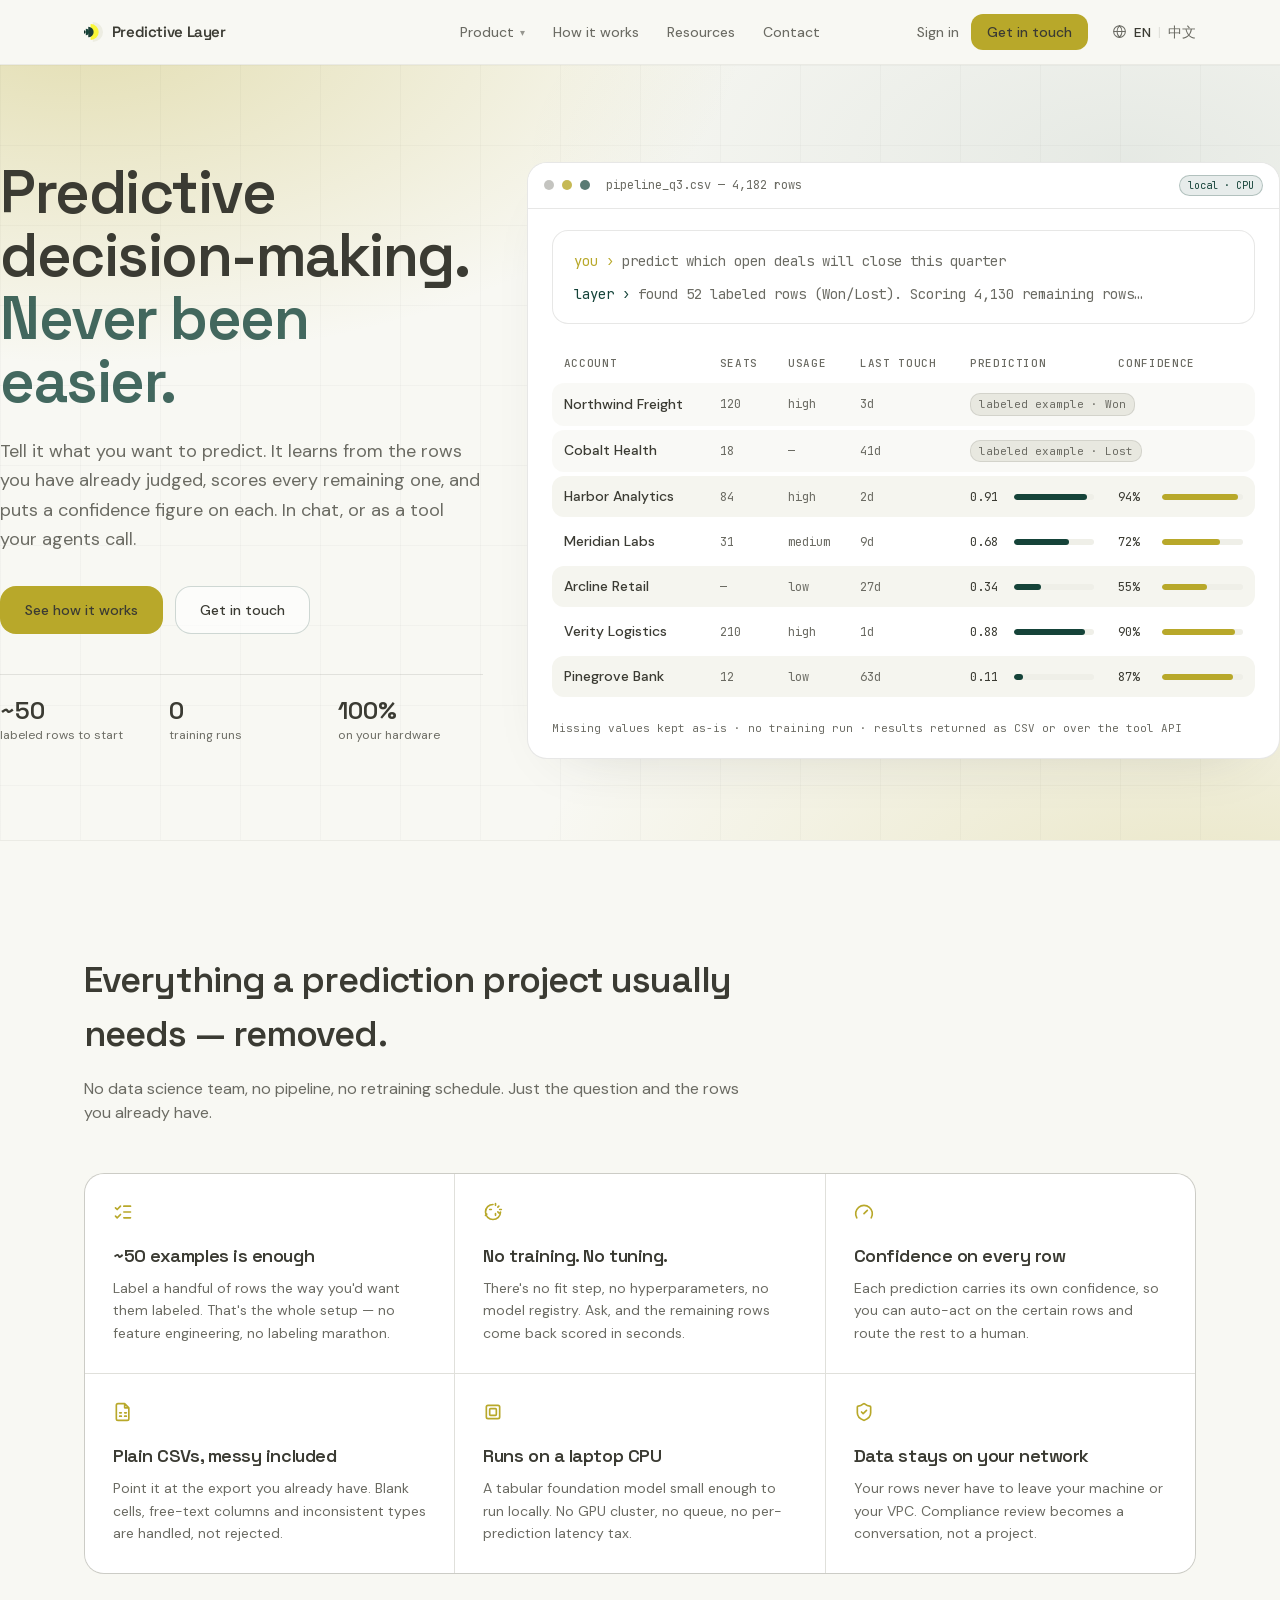
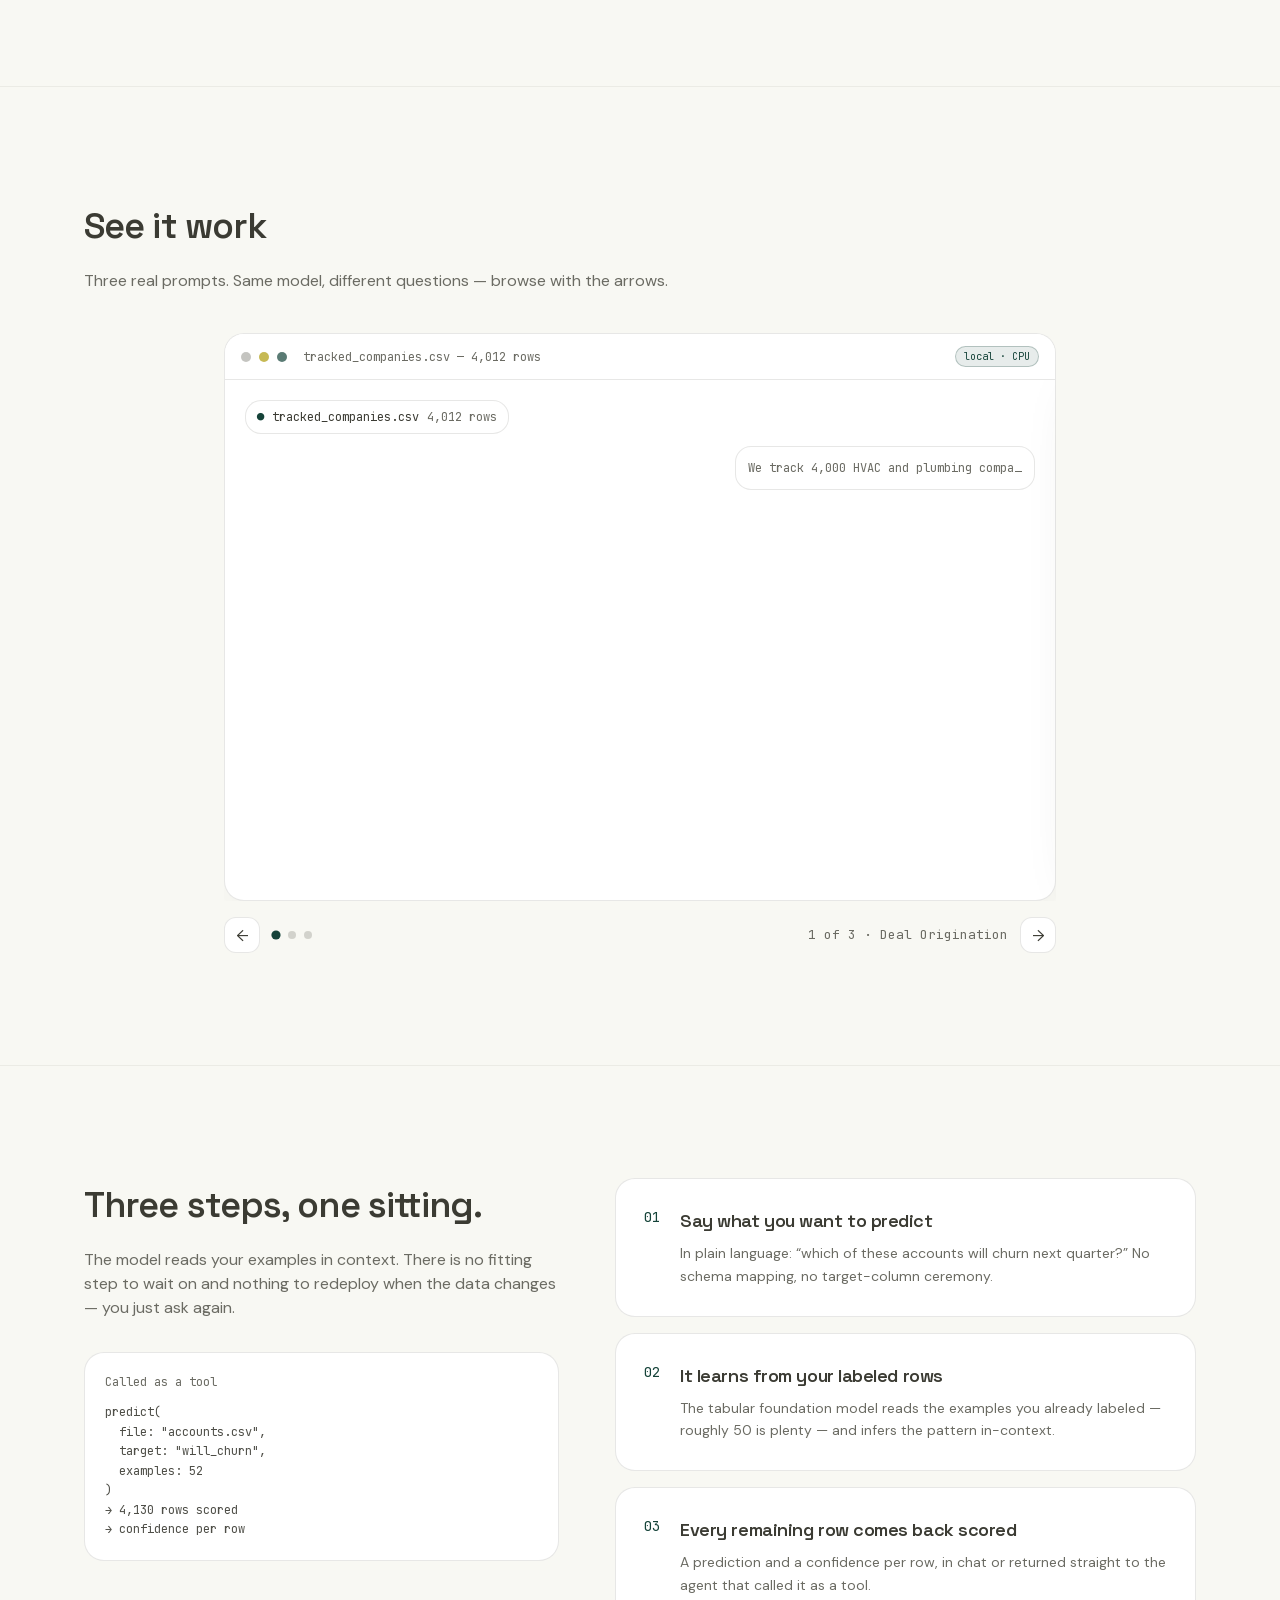
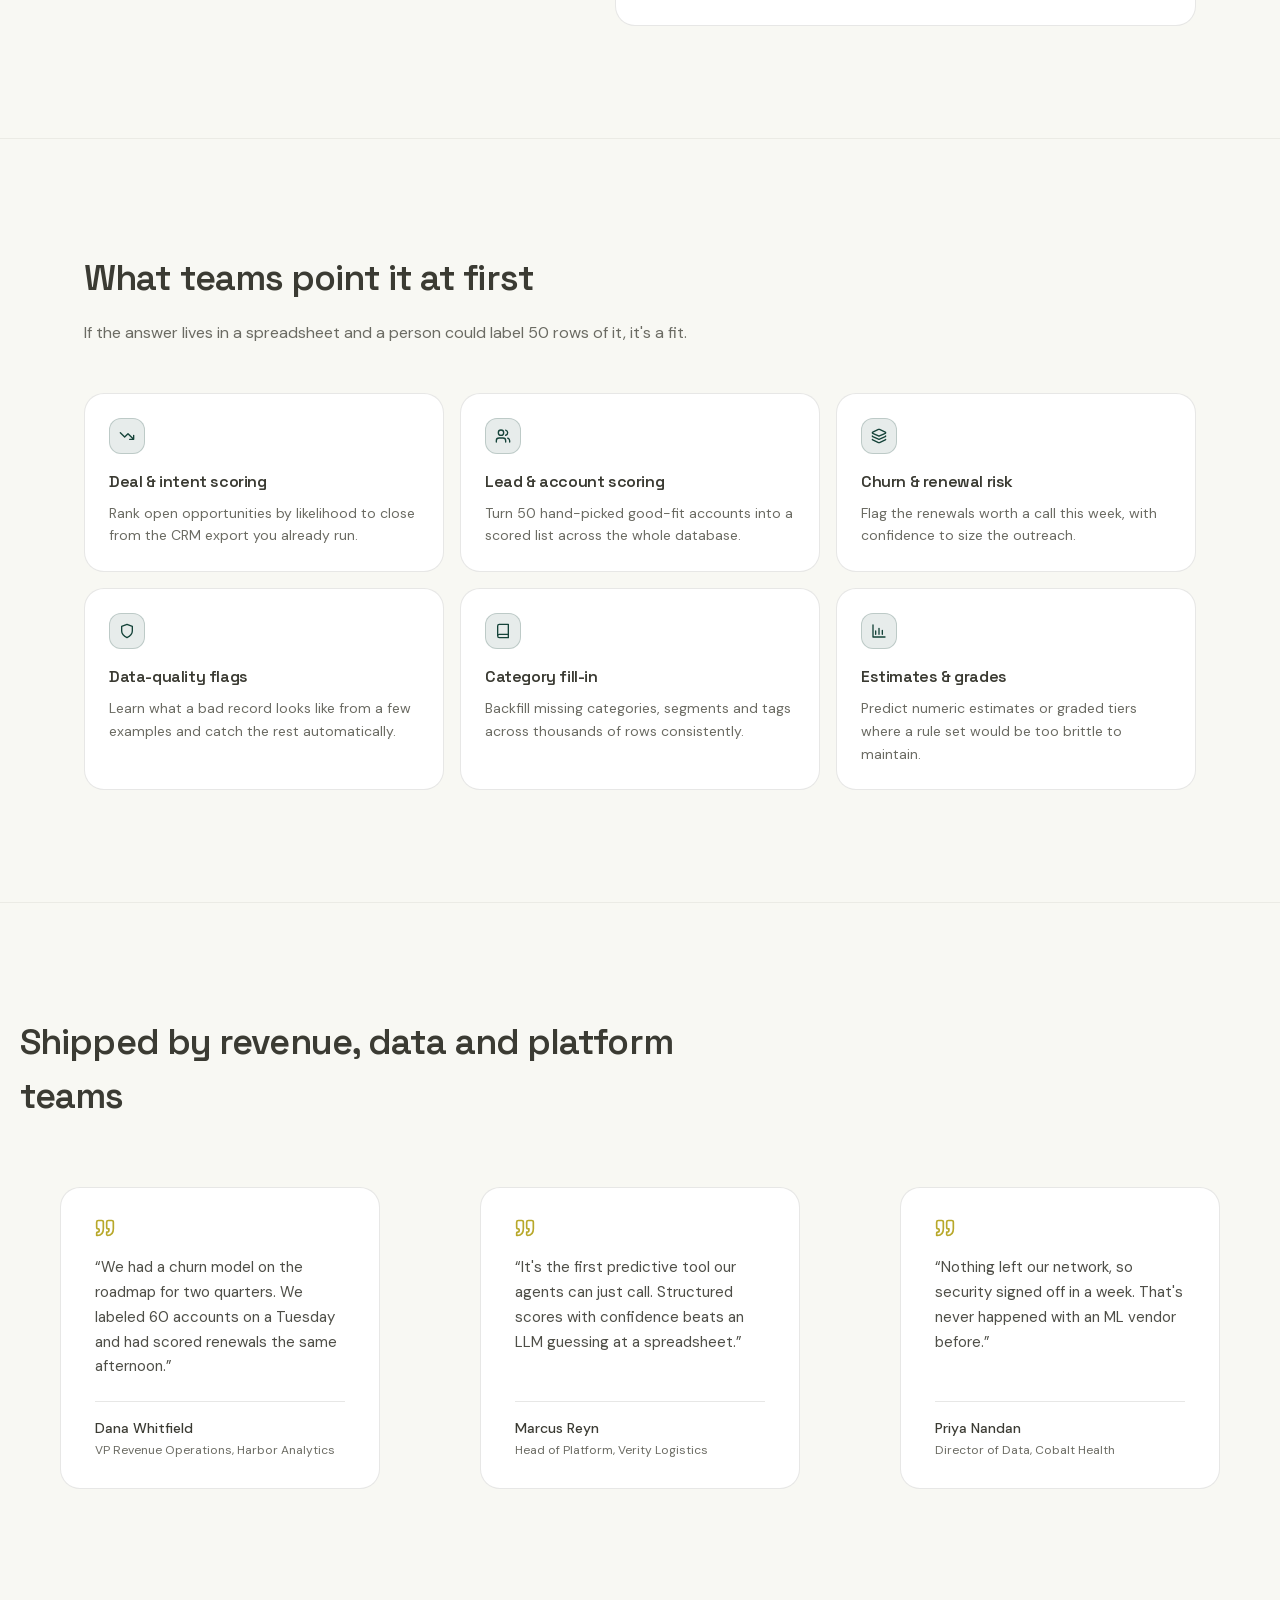
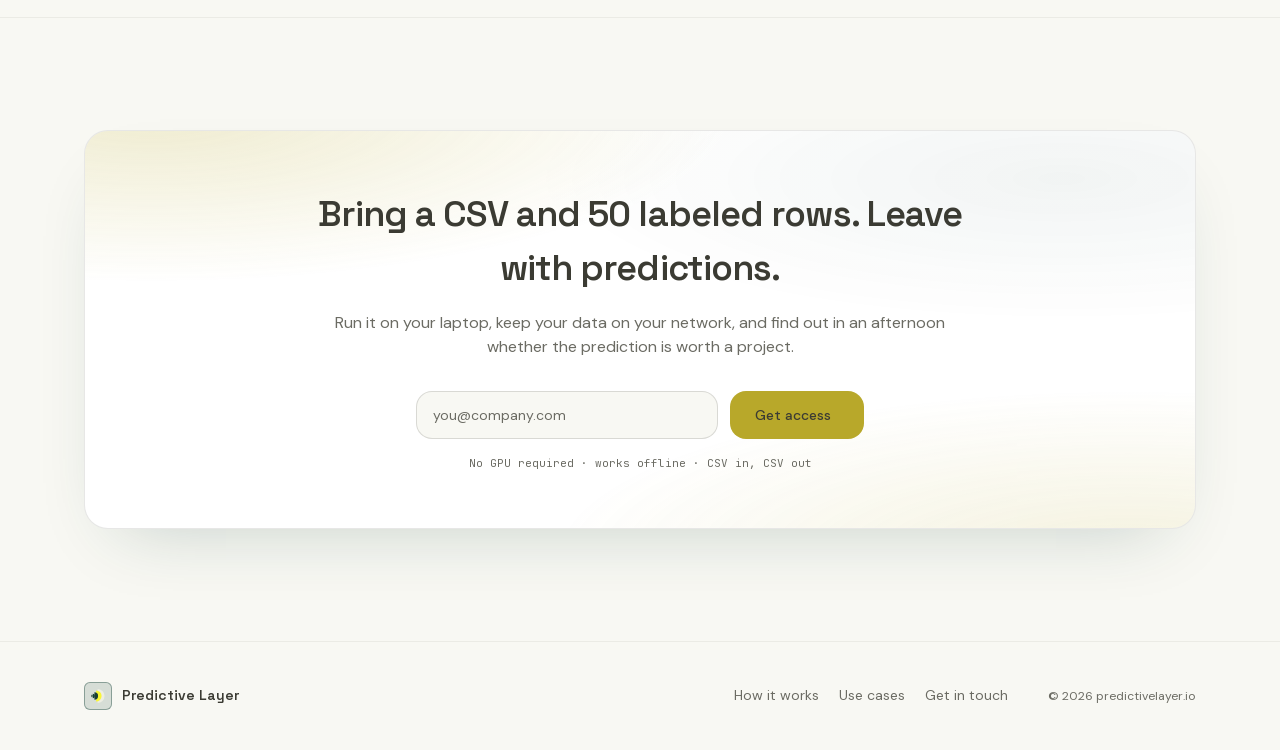
<file: index.html>
<!DOCTYPE html>
<html lang="en">
<head>
<meta charset="utf-8">
<meta name="viewport" content="width=device-width, initial-scale=1">
<title>predictivelayer.io — predictive decision-making, never been easier</title>
<meta name="description" content="Say what you want to predict. It learns from your labeled examples and scores every remaining row, with a confidence figure on each. In chat, or as a tool your agents call.">
<meta name="theme-color" content="#f8f8f3">
<link rel="stylesheet" href="styles.css?v=46">
<link rel="icon" href="/logo.svg" type="image/svg+xml">
</head>
<body>

<header class="site-header">
  <div class="wrap nav">
    <a class="wordmark" href="index.html"><img class="wordmark-mark" src="logo.svg" alt="" width="19" height="20" aria-hidden="true">Predictive Layer</a>
    <nav class="nav-links">
      <div class="nav-item">
        <button class="nav-trigger" aria-expanded="false" aria-haspopup="true">Product <span class="chev">&#9662;</span></button>
        <div class="menu">
          <a class="menu-item" href="auto.html">
            <span class="menu-title">One-click <span class="menu-tag">Planning</span></span>
            <span class="menu-desc">Bring a question and a list of rows. It finds the data, labels a sample with you, and scores the rest.</span>
          </a>
          <a class="menu-item" href="product.html">
            <span class="menu-title">Drop and Predict <span class="menu-tag soft">Fast</span></span>
            <span class="menu-desc">Already have the rows and the labels? Drop in two CSVs and get a scored column back.</span>
          </a>
          <a class="menu-item" href="vibration_analysis/">
            <span class="menu-title">Vibration analysis <span class="menu-tag soft">Field</span></span>
            <span class="menu-desc">Describe turbine-generator vibration symptoms. Cited field cases and book passages propose the next checks.</span>
          </a>
        </div>
      </div>
      <a href="index.html#how">How it works</a>
      <a href="resources.html">Resources</a>
      <a href="contact.html">Contact</a>
    </nav>
    <div class="nav-right">
      <a class="nav-signin" href="https://app.predictivelayer.io">Sign in</a>
      <a class="btn btn-primary" href="contact.html">Get in touch</a>
      <div class="lang-switch" role="group" aria-label="Language / 语言">
        <svg class="lang-globe" width="15" height="15" viewBox="0 0 16 16" fill="none" aria-hidden="true" focusable="false"><circle cx="8" cy="8" r="6.25" stroke="currentColor" stroke-width="1.1"/><path d="M1.75 8h12.5M8 1.75c1.7 1.85 2.65 3.95 2.65 6.25S9.7 12.4 8 14.25C6.3 12.4 5.35 10.3 5.35 8S6.3 3.6 8 1.75z" stroke="currentColor" stroke-width="1.1"/></svg>
        <span class="lang-current" aria-current="true">EN</span>
        <span class="lang-sep">|</span>
        <a class="lang-link" href="zh/index.html">中文</a>
      </div>
    </div>
    <button class="nav-toggle" aria-expanded="false" aria-label="Menu">Menu</button>
  </div>
</header>

<main>

  <section class="hero">
    <div class="hero-bg" aria-hidden="true">
      <div class="hero-glow"></div>
      <div class="grid-veil"></div>
    </div>
    <div class="wrap hero-inner">
      <div class="hero-grid">
        <div class="hero-copy">
          <h1>Predictive decision-making.<span class="hl-line">Never been easier.</span></h1>
          <p class="sub">Tell it what you want to predict. It learns from the rows you have already judged, scores every remaining one, and puts a confidence figure on each. In chat, or as a tool your agents call.</p>
          <div class="btn-row">
            <a class="btn btn-accent" href="auto.html">See how it works</a>
            <a class="btn btn-secondary" href="contact.html">Get in touch</a>
          </div>
          <dl class="hero-stats">
            <div><dt>~50</dt><dd>labeled rows to start</dd></div>
            <div><dt>0</dt><dd>training runs</dd></div>
            <div><dt>100%</dt><dd>on your hardware</dd></div>
          </dl>
        </div>

        <div class="hero-visual">
          <div class="score-demo">
            <div class="demo-bar">
              <span class="dots"><i></i><i></i><i></i></span>
              <span class="bar-title">pipeline_q3.csv — 4,182 rows</span>
              <span class="spacer"></span>
              <span class="pill">local · CPU</span>
            </div>
            <div class="score-demo-body">
              <div class="score-log">
                <p><span class="who-you">you ›</span> predict which open deals will close this quarter</p>
                <p><span class="who-layer">layer ›</span> found 52 labeled rows (Won/Lost). Scoring 4,130 remaining rows…</p>
              </div>
              <div class="score-table-wrap">
                <table class="score-table">
                  <thead>
                    <tr>
                      <th>Account</th>
                      <th>Seats</th>
                      <th>Usage</th>
                      <th>Last touch</th>
                      <th>Prediction</th>
                      <th>Confidence</th>
                    </tr>
                  </thead>
                  <tbody>
                    <tr class="score-labeled">
                      <td>Northwind Freight</td>
                      <td class="mono-cell">120</td>
                      <td class="mono-cell">high</td>
                      <td class="mono-cell">3d</td>
                      <td colspan="2"><span class="score-badge">labeled example · Won</span></td>
                    </tr>
                    <tr class="score-labeled">
                      <td>Cobalt Health</td>
                      <td class="mono-cell">18</td>
                      <td class="mono-cell">—</td>
                      <td class="mono-cell">41d</td>
                      <td colspan="2"><span class="score-badge">labeled example · Lost</span></td>
                    </tr>
                    <tr class="score-row">
                      <td>Harbor Analytics</td>
                      <td class="mono-cell">84</td>
                      <td class="mono-cell">high</td>
                      <td class="mono-cell">2d</td>
                      <td>
                        <div class="score-metric">
                          <span class="num">0.91</span>
                          <span class="score-bar is-primary" aria-hidden="true"><i style="width:91%"></i></span>
                        </div>
                      </td>
                      <td>
                        <div class="score-metric">
                          <span class="num">94%</span>
                          <span class="score-bar is-accent" aria-hidden="true"><i style="width:94%"></i></span>
                        </div>
                      </td>
                    </tr>
                    <tr class="score-row is-alt">
                      <td>Meridian Labs</td>
                      <td class="mono-cell">31</td>
                      <td class="mono-cell">medium</td>
                      <td class="mono-cell">9d</td>
                      <td>
                        <div class="score-metric">
                          <span class="num">0.68</span>
                          <span class="score-bar is-primary" aria-hidden="true"><i style="width:68%"></i></span>
                        </div>
                      </td>
                      <td>
                        <div class="score-metric">
                          <span class="num">72%</span>
                          <span class="score-bar is-accent" aria-hidden="true"><i style="width:72%"></i></span>
                        </div>
                      </td>
                    </tr>
                    <tr class="score-row">
                      <td>Arcline Retail</td>
                      <td class="mono-cell">—</td>
                      <td class="mono-cell">low</td>
                      <td class="mono-cell">27d</td>
                      <td>
                        <div class="score-metric">
                          <span class="num">0.34</span>
                          <span class="score-bar is-primary" aria-hidden="true"><i style="width:34%"></i></span>
                        </div>
                      </td>
                      <td>
                        <div class="score-metric">
                          <span class="num">55%</span>
                          <span class="score-bar is-accent" aria-hidden="true"><i style="width:55%"></i></span>
                        </div>
                      </td>
                    </tr>
                    <tr class="score-row is-alt">
                      <td>Verity Logistics</td>
                      <td class="mono-cell">210</td>
                      <td class="mono-cell">high</td>
                      <td class="mono-cell">1d</td>
                      <td>
                        <div class="score-metric">
                          <span class="num">0.88</span>
                          <span class="score-bar is-primary" aria-hidden="true"><i style="width:88%"></i></span>
                        </div>
                      </td>
                      <td>
                        <div class="score-metric">
                          <span class="num">90%</span>
                          <span class="score-bar is-accent" aria-hidden="true"><i style="width:90%"></i></span>
                        </div>
                      </td>
                    </tr>
                    <tr class="score-row">
                      <td>Pinegrove Bank</td>
                      <td class="mono-cell">12</td>
                      <td class="mono-cell">low</td>
                      <td class="mono-cell">63d</td>
                      <td>
                        <div class="score-metric">
                          <span class="num">0.11</span>
                          <span class="score-bar is-primary" aria-hidden="true"><i style="width:11%"></i></span>
                        </div>
                      </td>
                      <td>
                        <div class="score-metric">
                          <span class="num">87%</span>
                          <span class="score-bar is-accent" aria-hidden="true"><i style="width:87%"></i></span>
                        </div>
                      </td>
                    </tr>
                  </tbody>
                </table>
              </div>
              <p class="score-foot">Missing values kept as-is · no training run · results returned as CSV or over the tool API</p>
            </div>
          </div>
        </div>
      </div>
    </div>
  </section>

  <section class="rule" id="capabilities">
    <div class="wrap">
      <h2 class="section-title">Everything a prediction project usually needs — removed.</h2>
      <p class="section-lead">No data science team, no pipeline, no retraining schedule. Just the question and the rows you already have.</p>
      <div class="bento">
        <div class="bento-cell">
          <svg class="bento-icon" viewBox="0 0 24 24" fill="none" stroke="currentColor" stroke-width="2" stroke-linecap="round" stroke-linejoin="round" aria-hidden="true"><path d="M13 5h8M13 12h8M13 19h8M3 17l2 2 4-4M3 7l2 2 4-4"/></svg>
          <h3>~50 examples is enough</h3>
          <p>Label a handful of rows the way you'd want them labeled. That's the whole setup — no feature engineering, no labeling marathon.</p>
        </div>
        <div class="bento-cell">
          <svg class="bento-icon" viewBox="0 0 24 24" fill="none" stroke="currentColor" stroke-width="2" stroke-linecap="round" stroke-linejoin="round" aria-hidden="true"><path d="M15 4V2M15 16v-2M8 9h2M20 9h2M17.8 11.8 19 13M17.8 6.2 19 5M3 16l1.5-1.5M21 12a9 9 0 1 1-9-9"/></svg>
          <h3>No training. No tuning.</h3>
          <p>There's no fit step, no hyperparameters, no model registry. Ask, and the remaining rows come back scored in seconds.</p>
        </div>
        <div class="bento-cell">
          <svg class="bento-icon" viewBox="0 0 24 24" fill="none" stroke="currentColor" stroke-width="2" stroke-linecap="round" stroke-linejoin="round" aria-hidden="true"><path d="m12 14 4-4M3.34 19a10 10 0 1 1 17.32 0"/></svg>
          <h3>Confidence on every row</h3>
          <p>Each prediction carries its own confidence, so you can auto-act on the certain rows and route the rest to a human.</p>
        </div>
        <div class="bento-cell">
          <svg class="bento-icon" viewBox="0 0 24 24" fill="none" stroke="currentColor" stroke-width="2" stroke-linecap="round" stroke-linejoin="round" aria-hidden="true"><path d="M6 22a2 2 0 0 1-2-2V4a2 2 0 0 1 2-2h8l5 5v13a2 2 0 0 1-2 2zM14 2v5h5M8 13h2M14 13h2M8 17h2M14 17h2"/></svg>
          <h3>Plain CSVs, messy included</h3>
          <p>Point it at the export you already have. Blank cells, free-text columns and inconsistent types are handled, not rejected.</p>
        </div>
        <div class="bento-cell">
          <svg class="bento-icon" viewBox="0 0 24 24" fill="none" stroke="currentColor" stroke-width="2" stroke-linecap="round" stroke-linejoin="round" aria-hidden="true"><rect x="4" y="4" width="16" height="16" rx="2"/><rect x="8" y="8" width="8" height="8" rx="1"/></svg>
          <h3>Runs on a laptop CPU</h3>
          <p>A tabular foundation model small enough to run locally. No GPU cluster, no queue, no per-prediction latency tax.</p>
        </div>
        <div class="bento-cell">
          <svg class="bento-icon" viewBox="0 0 24 24" fill="none" stroke="currentColor" stroke-width="2" stroke-linecap="round" stroke-linejoin="round" aria-hidden="true"><path d="M20 13c0 5-3.5 7.5-7.66 8.95a1 1 0 0 1-.67-.01C7.5 20.5 4 18 4 13V6a1 1 0 0 1 1-1c2 0 4.5-1.2 6.24-2.72a1.17 1.17 0 0 1 1.52 0C14.51 3.81 17 5 19 5a1 1 0 0 1 1 1z"/><path d="m9 12 2 2 4-4"/></svg>
          <h3>Data stays on your network</h3>
          <p>Your rows never have to leave your machine or your VPC. Compliance review becomes a conversation, not a project.</p>
        </div>
      </div>
    </div>
  </section>

  <section class="rule demos-section" id="demos">
    <div class="wrap">
      <h2 class="section-title">See it work</h2>
      <p class="section-lead">Three real prompts. Same model, different questions — browse with the arrows.</p>
      <div class="carousel-wrap">
            <div class="carousel" id="carousel">
<div class="demo-card" data-scene
               data-label="Deal Origination">
            <div class="demo">
            <div class="demo-bar">
              <span class="dots"><i></i><i></i><i></i></span>
              <span class="bar-title">tracked_companies.csv — 4,012 rows</span>
              <span class="spacer"></span>
              <span class="pill">local · CPU</span>
            </div>
            <div class="demo-body">

              <div class="chips">
                <span class="chip"><span class="ic">&#9679;</span> tracked_companies.csv <span class="sz">4,012 rows</span></span>
              </div>

              <div class="msg msg-user" data-q="We track 4,000 HVAC and plumbing companies. 84 of them sold in the last two years. Which of the rest are most likely to sell next?"><span data-typed></span><span class="cursor"></span></div>

              <div class="msg msg-bot">
                I will treat those 84 owners as your examples of someone who sold, and score everyone else against them.
                <span class="q">Two things before I start. Does a sale to a strategic buyer count the same as a sale to a fund? And is there a size you stop caring below?</span>
              </div>

              <div class="msg msg-user" data-q="Both count. Ignore anything under 20 staff."><span data-typed></span><span class="cursor"></span></div>

              <div class="steps">
                <div class="step"><span class="tick">&#10003;</span>Read your list <span class="val">4,012 companies, 84 marked sold</span></div>
                <div class="step"><span class="tick">&#10003;</span>Kept the ones in range <span class="val">3,180 with 20 staff or more</span></div>
                <div class="step"><span class="tick">&#10003;</span>Found what the 84 had in common <span class="val">owner age, years held, flat headcount</span></div>
                <div class="step"><span class="tick">&#10003;</span>Scored everyone else <span class="val">3,096 companies in 7.4s</span></div>
              </div>

              <div class="result">
                <div class="tbl-wrap">
                  <div class="tbl-head"><span>tracked_companies_scored.csv</span><span class="dl">sorted by sell intent</span></div>
                  <div class="tbl-scroll">
                    <table class="data">
                      <thead>
                        <tr>
                          <th>company</th><th>owner age</th><th>years held</th><th>staff</th><th>state</th>
                          <th class="col-new">sell intent</th><th class="col-new">confidence</th>
                        </tr>
                      </thead>
                      <tbody>
                        <tr><td>Northwind Mechanical</td><td>63</td><td>27</td><td>41</td><td>OH</td>
                            <td class="col-new">high</td><td class="col-new">0.92</td></tr>
                        <tr><td>Kestrel Heating</td><td>67</td><td>31</td><td>24</td><td>PA</td>
                            <td class="col-new">high</td><td class="col-new">0.81</td></tr>
                        <tr><td>Orchard Climate</td><td>59</td><td>22</td><td>63</td><td>NC</td>
                            <td class="col-new">high</td><td class="col-new">0.64</td></tr>
                        <tr><td>Vantage Air</td><td>45</td><td>12</td><td>130</td><td>FL</td>
                            <td class="col-new">low</td><td class="col-new">0.90</td></tr>
                        <tr><td>Aster Plumbing Co</td><td>38</td><td>6</td><td>88</td><td>TX</td>
                            <td class="col-new">low</td><td class="col-new">0.87</td></tr>
                      </tbody>
                    </table>
                  </div>
                </div>
                <div class="demo-cta"><span class="dl">Download CSV</span><span>Your original rows, untouched. Two columns added.</span></div>
              </div>

              <div class="msg msg-bot">
                <b>214 companies score above 0.80.</b> That is your call list for the quarter. Ask me why any one of them scored the way it did, or tell me I got one wrong and I will take it into account.
              </div>

            </div>
            </div>
          </div>

<div class="demo-card" data-scene
               data-label="Lead Scoring">
            <div class="demo">
            <div class="demo-bar">
              <span class="dots"><i></i><i></i><i></i></span>
              <span class="bar-title">names_only.csv — 1,120 rows &middot; 2 columns</span>
              <span class="spacer"></span>
              <span class="pill">local · CPU</span>
            </div>
            <div class="demo-body">

              <div class="chips">
                <span class="chip"><span class="ic">&#9679;</span> names_only.csv <span class="sz">1,120 rows &middot; 2 columns</span></span>
              </div>

              <div class="msg msg-user" data-q="All I have is 1,120 company names and the town each one is in. No headcount, no owner, no accounts. Can you still tell me which ones are worth a call?"><span data-typed></span><span class="cursor"></span></div>

              <div class="msg msg-bot">
                Yes, but I have to go and find the data first. For each name I will pull what is public: headcount, how long it has traded, hiring activity, reviews, licence records. Then I will label a sample myself, in writing, and you correct the ones I got wrong.
                <span class="q">That data is scraped, so it is right most of the time and not all of the time. How many companies do you want to end up ringing?</span>
              </div>

              <div class="msg msg-user" data-q="About fifty. I would rather see too many than miss one."><span data-typed></span><span class="cursor"></span></div>

              <div class="steps">
                <div class="step"><span class="tick">&#10003;</span>Matched your names to a public record <span class="val">1,043 of 1,120</span></div>
                <div class="step"><span class="tick">&#10003;</span>Enriched every one <span class="val">14 fields per company, from filings, job posts and reviews</span></div>
                <div class="step"><span class="tick">&#10003;</span>Labeled a sample itself <span class="val">60 rows, each with a written reason</span></div>
                <div class="step"><span class="tick">&#10003;</span>You changed 7, then it scored the rest <span class="val">983 companies in 4.1s</span></div>
              </div>

              <div class="result">
                <div class="tbl-wrap">
                  <div class="tbl-head"><span>enriched_and_scored.csv</span><span class="dl">five columns it found, two it predicted</span></div>
                  <div class="tbl-scroll">
                    <table class="data">
                      <thead>
                        <tr>
                          <th>company</th><th>town</th><th>staff</th><th>years trading</th><th>hiring</th>
                          <th class="col-new">worth a call</th><th class="col-new">confidence</th>
                        </tr>
                      </thead>
                      <tbody>
                        <tr><td>Ridgeline Plumbing</td><td>Toledo OH</td><td>31</td><td>24</td><td>none</td>
                            <td class="col-new">yes</td><td class="col-new">0.74</td></tr>
                        <tr><td>Bellweather Heating</td><td>Erie PA</td><td>44</td><td>19</td><td>none</td>
                            <td class="col-new">yes</td><td class="col-new">0.68</td></tr>
                        <tr><td>Cedar Point Mechanical</td><td>Akron OH</td><td>26</td><td>31</td><td>none</td>
                            <td class="col-new">yes</td><td class="col-new">0.61</td></tr>
                        <tr><td>Meridian Air</td><td>Columbus OH</td><td>118</td><td>9</td><td>heavy</td>
                            <td class="col-new">no</td><td class="col-new">0.83</td></tr>
                        <tr><td>Talbot Services</td><td>Dayton OH</td><td>12</td><td>5</td><td>steady</td>
                            <td class="col-new">no</td><td class="col-new">0.79</td></tr>
                      </tbody>
                    </table>
                  </div>
                </div>
                <div class="demo-cta"><span class="dl">Download CSV</span><span>Your two columns, plus the fourteen it found and the two it predicted.</span></div>
              </div>

              <div class="msg msg-bot">
                <b>Your top 50 are ready.</b> Three fields in ten came from a guess rather than a filing, so treat this as who to ring first, not as a fact about the business. Ask me where any number came from and I will show you the source.
              </div>

            </div>
            </div>
          </div>

<div class="demo-card" data-scene
               data-label="Pattern recognition">
            <div class="demo">
            <div class="demo-bar">
              <span class="dots"><i></i><i></i><i></i></span>
              <span class="bar-title">past_deals.csv — 210 rows &middot; 9 columns</span>
              <span class="spacer"></span>
              <span class="pill">local · CPU</span>
            </div>
            <div class="demo-body">

              <div class="chips">
                <span class="chip"><span class="ic">&#9679;</span> past_deals.csv <span class="sz">210 rows &middot; 9 columns</span></span>
                <span class="chip"><span class="ic">&#9679;</span> current_pipeline.csv <span class="sz">12 rows</span></span>
              </div>

              <div class="msg msg-user" data-q="Here are 210 deals we have closed or watched close, with what was paid and the earnings at the time. What would the twelve on my current list go for?"><span data-typed></span><span class="cursor"></span></div>

              <div class="msg msg-bot">
                Your file has price paid and it has earnings, but there is no column for the multiple, and the multiple is the thing you are asking me to predict.
                <span class="q">I can work it out: price divided by earnings, on every row where both are filled. Two of your deals have no earnings and would drop out. Shall I derive it?</span>
              </div>

              <div class="msg msg-user" data-q="Yes, derive it."><span data-typed></span><span class="cursor"></span></div>

              <div class="msg msg-bot">
                Done. 208 deals now carry a multiple, from 3.1x to 8.4x.
                <span class="q">That is thin for a number spread that wide. I can keep some of your deals back and price them blind, so you see how far off I am before you trust the twelve. How many should I hold?</span>
              </div>

              <div class="msg msg-user" data-q="Hold forty."><span data-typed></span><span class="cursor"></span></div>

              <div class="steps">
                <div class="step"><span class="tick">&#10003;</span>Derived the multiple <span class="val">price &divide; earnings, on 208 of 210 deals</span></div>
                <div class="step"><span class="tick">&#10003;</span>Held 40 back and priced them blind <span class="val">never saw what was paid</span></div>
                <div class="step"><span class="tick">&#10003;</span>Checked itself against the real price <span class="val">off by 0.4x on average</span></div>
                <div class="step"><span class="tick">&#10003;</span>Priced your current list <span class="val">12 companies in 1.2s</span></div>
              </div>

              <div class="result">
                <div class="tbl-wrap">
                  <div class="tbl-head"><span>current_pipeline_priced.csv</span><span class="dl">sorted by multiple</span></div>
                  <div class="tbl-scroll">
                    <table class="data">
                      <thead>
                        <tr>
                          <th>company</th><th>revenue</th><th>ebitda</th><th>staff</th><th>years trading</th>
                          <th class="col-new">multiple</th><th class="col-new">likely range</th>
                        </tr>
                      </thead>
                      <tbody>
                        <tr><td>Orchard Climate</td><td>$14.2m</td><td>$2.7m</td><td>63</td><td>22</td>
                            <td class="col-new">6.1</td><td class="col-new">5.2 to 7.3</td></tr>
                        <tr><td>Vantage Air</td><td>$26.8m</td><td>$4.1m</td><td>130</td><td>12</td>
                            <td class="col-new">5.9</td><td class="col-new">5.1 to 6.8</td></tr>
                        <tr><td>Northwind Mechanical</td><td>$9.4m</td><td>$1.6m</td><td>41</td><td>27</td>
                            <td class="col-new">5.4</td><td class="col-new">4.8 to 6.2</td></tr>
                        <tr><td>Aster Plumbing Co</td><td>$17.3m</td><td>$2.2m</td><td>88</td><td>6</td>
                            <td class="col-new">4.9</td><td class="col-new">4.0 to 6.0</td></tr>
                        <tr><td>Kestrel Heating</td><td>$5.1m</td><td>$0.8m</td><td>24</td><td>31</td>
                            <td class="col-new">4.6</td><td class="col-new">3.9 to 5.4</td></tr>
                      </tbody>
                    </table>
                  </div>
                </div>
                <div class="demo-cta"><span class="dl">Download CSV</span><span>A multiple and a range on every row in your pipeline.</span></div>
              </div>

              <div class="msg msg-bot">
                <b>Median 5.1x across your twelve.</b> Two sit above anything you have paid before, which usually means I have no close comparison rather than that the business is special. On the forty deals I never saw, I was off by 0.4x.
              </div>

            </div>
            </div>
          </div>
            
            </div>
            <div class="demo-nav">
              <button class="demo-arrow" type="button" data-demo-prev aria-label="Previous demo">&#8592;</button>
              <div class="demo-pips" id="demo-pips"></div>
              <span class="demo-label" id="demo-label"></span>
              <button class="demo-arrow" type="button" data-demo-next aria-label="Next demo">&#8594;</button>
            </div>
          </div>
    </div>
  </section>

  <section class="rule" id="how">
    <div class="wrap">
      <div class="how-grid">
        <div class="how-intro">
          <h2 class="section-title">Three steps, one sitting.</h2>
          <p class="section-lead">The model reads your examples in context. There is no fitting step to wait on and nothing to redeploy when the data changes — you just ask again.</p>
          <div class="code-panel">
            <p class="code-cap">Called as a tool</p>
            <pre>predict(
  file: "accounts.csv",
  target: "will_churn",
  examples: 52
)
→ 4,130 rows scored
→ confidence per row</pre>
          </div>
        </div>
        <ol class="steps-list">
          <li class="step-card">
            <div class="step-card-inner">
              <span class="step-num">01</span>
              <div>
                <h3>Say what you want to predict</h3>
                <p>In plain language: “which of these accounts will churn next quarter?” No schema mapping, no target-column ceremony.</p>
              </div>
            </div>
          </li>
          <li class="step-card">
            <div class="step-card-inner">
              <span class="step-num">02</span>
              <div>
                <h3>It learns from your labeled rows</h3>
                <p>The tabular foundation model reads the examples you already labeled — roughly 50 is plenty — and infers the pattern in-context.</p>
              </div>
            </div>
          </li>
          <li class="step-card">
            <div class="step-card-inner">
              <span class="step-num">03</span>
              <div>
                <h3>Every remaining row comes back scored</h3>
                <p>A prediction and a confidence per row, in chat or returned straight to the agent that called it as a tool.</p>
              </div>
            </div>
          </li>
        </ol>
      </div>
    </div>
  </section>

  <section class="rule" id="use-cases">
    <div class="wrap">
      <h2 class="section-title">What teams point it at first</h2>
      <p class="section-lead">If the answer lives in a spreadsheet and a person could label 50 rows of it, it's a fit.</p>
      <div class="use-grid">
        <div class="use-card">
          <div class="use-icon"><svg class="" viewBox="0 0 24 24" fill="none" stroke="currentColor" stroke-width="2" stroke-linecap="round" stroke-linejoin="round" aria-hidden="true"><path d="M16 17h6v-6M22 17l-8.5-8.5-5 5L2 7"/></svg></div>
          <h3>Deal &amp; intent scoring</h3>
          <p>Rank open opportunities by likelihood to close from the CRM export you already run.</p>
        </div>
        <div class="use-card">
          <div class="use-icon"><svg class="" viewBox="0 0 24 24" fill="none" stroke="currentColor" stroke-width="2" stroke-linecap="round" stroke-linejoin="round" aria-hidden="true"><path d="M16 21v-2a4 4 0 0 0-4-4H6a4 4 0 0 0-4 4v2"/><circle cx="9" cy="7" r="4"/><path d="M22 21v-2a4 4 0 0 0-3-3.87M16 3.13a4 4 0 0 1 0 7.75"/></svg></div>
          <h3>Lead &amp; account scoring</h3>
          <p>Turn 50 hand-picked good-fit accounts into a scored list across the whole database.</p>
        </div>
        <div class="use-card">
          <div class="use-icon"><svg class="" viewBox="0 0 24 24" fill="none" stroke="currentColor" stroke-width="2" stroke-linecap="round" stroke-linejoin="round" aria-hidden="true"><path d="M12.83 2.18a2 2 0 0 0-1.66 0L2.6 6.08a1 1 0 0 0 0 1.83l8.58 3.91a2 2 0 0 0 1.66 0l8.58-3.9a1 1 0 0 0 0-1.83z"/><path d="M2 12a1 1 0 0 0 .58.91l8.6 3.91a2 2 0 0 0 1.65 0l8.58-3.9A1 1 0 0 0 22 12"/><path d="M2 17a1 1 0 0 0 .58.91l8.6 3.91a2 2 0 0 0 1.65 0l8.58-3.9A1 1 0 0 0 22 17"/></svg></div>
          <h3>Churn &amp; renewal risk</h3>
          <p>Flag the renewals worth a call this week, with confidence to size the outreach.</p>
        </div>
        <div class="use-card">
          <div class="use-icon"><svg class="" viewBox="0 0 24 24" fill="none" stroke="currentColor" stroke-width="2" stroke-linecap="round" stroke-linejoin="round" aria-hidden="true"><path d="M12 22s8-4 8-10V5l-8-3-8 3v7c0 6 8 10 8 10z"/></svg></div>
          <h3>Data-quality flags</h3>
          <p>Learn what a bad record looks like from a few examples and catch the rest automatically.</p>
        </div>
        <div class="use-card">
          <div class="use-icon"><svg class="" viewBox="0 0 24 24" fill="none" stroke="currentColor" stroke-width="2" stroke-linecap="round" stroke-linejoin="round" aria-hidden="true"><path d="M4 19.5v-15A2.5 2.5 0 0 1 6.5 2H20v20H6.5a2.5 2.5 0 0 1 0-5H20"/></svg></div>
          <h3>Category fill-in</h3>
          <p>Backfill missing categories, segments and tags across thousands of rows consistently.</p>
        </div>
        <div class="use-card">
          <div class="use-icon"><svg class="" viewBox="0 0 24 24" fill="none" stroke="currentColor" stroke-width="2" stroke-linecap="round" stroke-linejoin="round" aria-hidden="true"><path d="M3 3v18h18"/><path d="M7 12v5M12 8v9M17 11v6"/></svg></div>
          <h3>Estimates &amp; grades</h3>
          <p>Predict numeric estimates or graded tiers where a rule set would be too brittle to maintain.</p>
        </div>
      </div>
    </div>
  </section>

  <section class="rule" id="proof">
    <div class="wrap">
      <h2 class="section-title">Shipped by revenue, data and platform teams</h2>
      <div class="proof-grid">
        <figure class="proof-card">
          <svg class="proof-quote-icon" viewBox="0 0 24 24" fill="none" stroke="currentColor" stroke-width="2" stroke-linecap="round" stroke-linejoin="round" aria-hidden="true"><path d="M3 21c3 0 7-1 7-8V5c0-1.25-.756-2.017-2-2H4c-1.25 0-2 .75-2 1.972V11c0 1.25.75 2 2 2 1 0 1 0 1 1v1c0 1-1 2-2 2s-1 .008-1 1.031V21"/><path d="M15 21c3 0 7-1 7-8V5c0-1.25-.757-2.017-2-2h-4c-1.25 0-2 .75-2 1.972V11c0 1.25.75 2 2 2h.75c0 2.25.25 4-2.75 4v3"/></svg>
          <blockquote>“We had a churn model on the roadmap for two quarters. We labeled 60 accounts on a Tuesday and had scored renewals the same afternoon.”</blockquote>
          <figcaption>
            <div class="name">Dana Whitfield</div>
            <div class="role">VP Revenue Operations, Harbor Analytics</div>
          </figcaption>
        </figure>
        <figure class="proof-card">
          <svg class="proof-quote-icon" viewBox="0 0 24 24" fill="none" stroke="currentColor" stroke-width="2" stroke-linecap="round" stroke-linejoin="round" aria-hidden="true"><path d="M3 21c3 0 7-1 7-8V5c0-1.25-.756-2.017-2-2H4c-1.25 0-2 .75-2 1.972V11c0 1.25.75 2 2 2 1 0 1 0 1 1v1c0 1-1 2-2 2s-1 .008-1 1.031V21"/><path d="M15 21c3 0 7-1 7-8V5c0-1.25-.757-2.017-2-2h-4c-1.25 0-2 .75-2 1.972V11c0 1.25.75 2 2 2h.75c0 2.25.25 4-2.75 4v3"/></svg>
          <blockquote>“It's the first predictive tool our agents can just call. Structured scores with confidence beats an LLM guessing at a spreadsheet.”</blockquote>
          <figcaption>
            <div class="name">Marcus Reyn</div>
            <div class="role">Head of Platform, Verity Logistics</div>
          </figcaption>
        </figure>
        <figure class="proof-card">
          <svg class="proof-quote-icon" viewBox="0 0 24 24" fill="none" stroke="currentColor" stroke-width="2" stroke-linecap="round" stroke-linejoin="round" aria-hidden="true"><path d="M3 21c3 0 7-1 7-8V5c0-1.25-.756-2.017-2-2H4c-1.25 0-2 .75-2 1.972V11c0 1.25.75 2 2 2 1 0 1 0 1 1v1c0 1-1 2-2 2s-1 .008-1 1.031V21"/><path d="M15 21c3 0 7-1 7-8V5c0-1.25-.757-2.017-2-2h-4c-1.25 0-2 .75-2 1.972V11c0 1.25.75 2 2 2h.75c0 2.25.25 4-2.75 4v3"/></svg>
          <blockquote>“Nothing left our network, so security signed off in a week. That's never happened with an ML vendor before.”</blockquote>
          <figcaption>
            <div class="name">Priya Nandan</div>
            <div class="role">Director of Data, Cobalt Health</div>
          </figcaption>
        </figure>
      </div>
    </div>
  </section>

  <section class="rule" id="cta">
    <div class="wrap">
      <div class="cta-box">
        <div class="hero-glow" aria-hidden="true"></div>
        <div class="cta-inner">
          <h2 class="section-title">Bring a CSV and 50 labeled rows. Leave with predictions.</h2>
          <p class="section-lead">Run it on your laptop, keep your data on your network, and find out in an afternoon whether the prediction is worth a project.</p>
          <form class="cta-form" action="contact.html" method="get">
            <label for="work-email" class="sr-only">Work email</label>
            <input id="work-email" name="email" type="email" required placeholder="you@company.com">
            <button class="btn btn-accent" type="submit">Get access <svg class="" viewBox="0 0 24 24" fill="none" stroke="currentColor" stroke-width="2" stroke-linecap="round" stroke-linejoin="round" aria-hidden="true"><path d="M5 12h14"/><path d="m12 5 7 7-7 7"/></svg></button>
          </form>
          <p class="cta-note">No GPU required · works offline · CSV in, CSV out</p>
        </div>
      </div>
    </div>
  </section>


</main>

<footer class="site-footer">
  <div class="wrap footer-row">
    <div class="footer-brand">
      <span class="footer-mark"><img src="logo.svg" alt="" width="14" height="14" aria-hidden="true"></span>
      <span class="footer-name">Predictive Layer</span>
    </div>
    <nav class="footer-links">
      <a href="index.html#how">How it works</a>
      <a href="index.html#use-cases">Use cases</a>
      <a href="contact.html">Get in touch</a>
    </nav>
    <p class="footer-copy">&copy; 2026 predictivelayer.io</p>
  </div>
</footer>

<script src="main.js?v=23"></script>
</body>
</html>
</file>
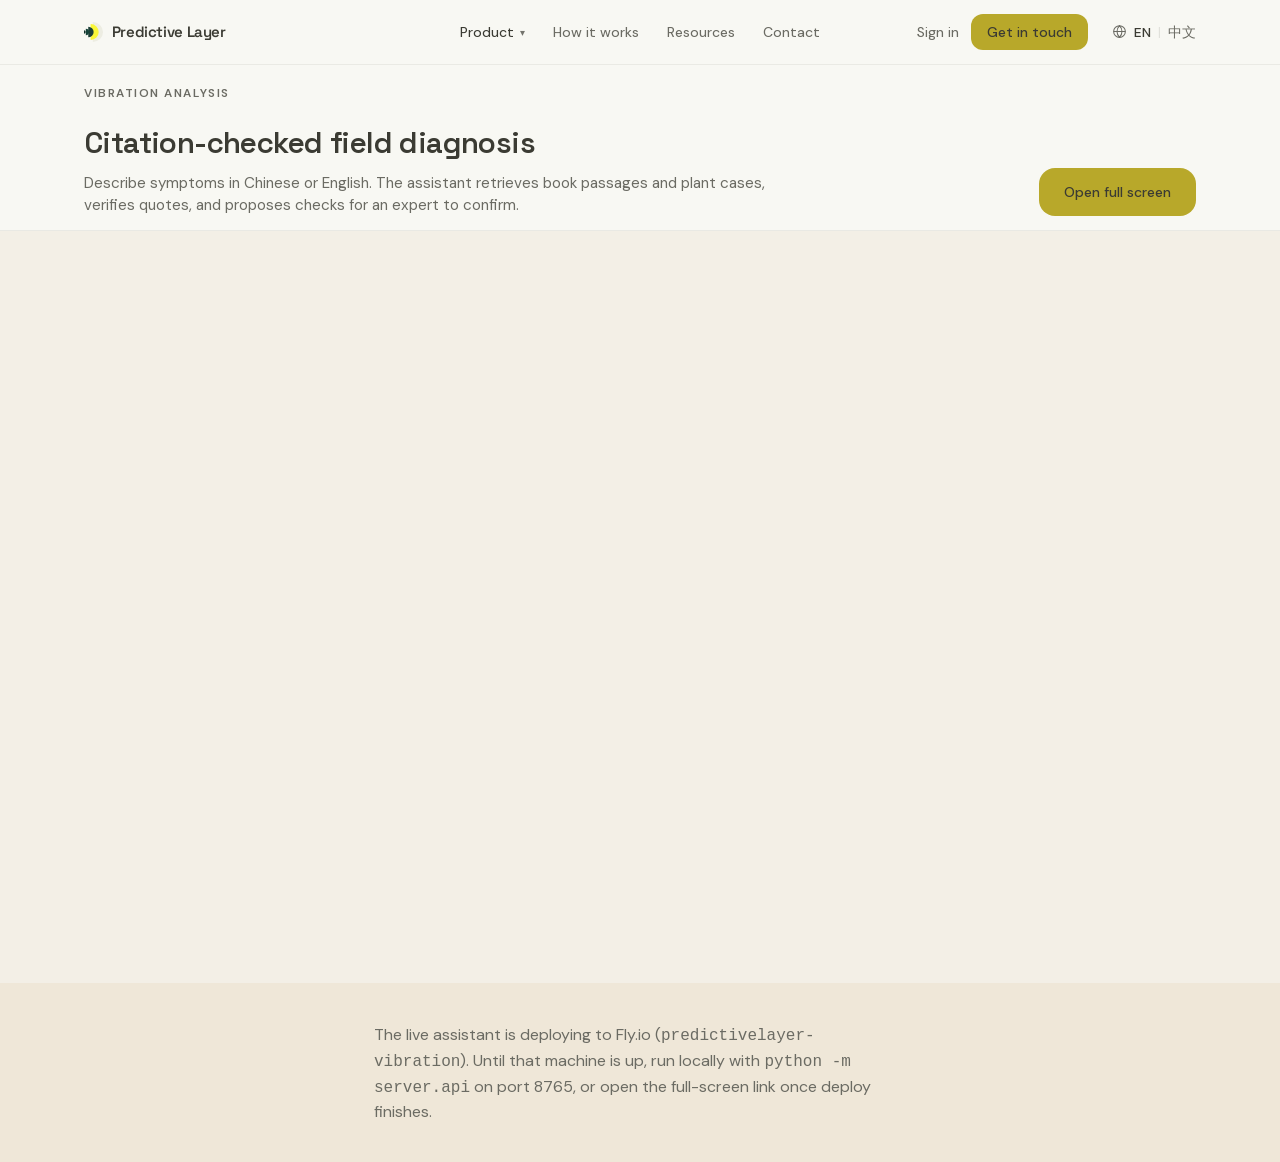
<file: vibration_analysis/index.html>
<!DOCTYPE html>
<html lang="en">
<head>
<meta charset="utf-8">
<meta name="viewport" content="width=device-width, initial-scale=1">
<title>Vibration analysis — predictivelayer.io</title>
<meta name="description" content="Describe turbine-generator vibration symptoms. Cited field cases and book passages propose the next checks.">
<meta name="theme-color" content="#f8f8f3">
<link rel="stylesheet" href="../styles.css?v=47">
<link rel="icon" href="/logo.svg" type="image/svg+xml">
<style>
  body.vib-app-page { min-height: 100vh; display: flex; flex-direction: column; }
  body.vib-app-page .site-header { flex-shrink: 0; }
  .vib-shell { flex: 1; display: flex; flex-direction: column; min-height: 0; }
  .vib-intro {
    padding: 1.25rem 0 0.85rem;
    border-bottom: 1px solid var(--line-soft, #e5e1d6);
    background: var(--background, #f8f8f3);
  }
  .vib-intro .wrap {
    display: flex;
    flex-wrap: wrap;
    align-items: flex-end;
    justify-content: space-between;
    gap: 1rem;
  }
  .vib-intro h1 {
    font-size: clamp(1.35rem, 2.4vw, 1.85rem);
    margin: 0.2rem 0 0;
    letter-spacing: -0.02em;
  }
  .vib-intro .sub {
    margin: 0.45rem 0 0;
    max-width: 62ch;
    color: var(--muted-foreground, #5c564c);
    font-size: 0.95rem;
    line-height: 1.45;
  }
  .vib-frame-wrap {
    flex: 1;
    min-height: 70vh;
    background: #efe7d8;
  }
  .vib-frame {
    width: 100%;
    height: calc(100vh - 148px);
    min-height: 640px;
    border: 0;
    display: block;
    background: #f3efe6;
  }
  .vib-fallback {
    max-width: 52ch;
    margin: 2.5rem auto;
    padding: 0 1.25rem;
    color: var(--muted-foreground, #5c564c);
    line-height: 1.55;
  }
  @media (max-width: 720px) {
    .vib-frame { height: calc(100vh - 200px); min-height: 520px; }
  }
</style>
</head>
<body class="vib-app-page">

<header class="site-header">
  <div class="wrap nav">
    <a class="wordmark" href="../index.html"><img class="wordmark-mark" src="../logo.svg" alt="" width="19" height="20" aria-hidden="true">Predictive Layer</a>
    <nav class="nav-links">
      <div class="nav-item">
        <button class="nav-trigger active" aria-expanded="false" aria-haspopup="true">Product <span class="chev">&#9662;</span></button>
        <div class="menu">
          <a class="menu-item" href="../auto.html">
            <span class="menu-title">One-click <span class="menu-tag">Planning</span></span>
            <span class="menu-desc">Bring a question and a list of rows. It finds the data, labels a sample with you, and scores the rest.</span>
          </a>
          <a class="menu-item" href="../product.html">
            <span class="menu-title">Drop and Predict <span class="menu-tag soft">Fast</span></span>
            <span class="menu-desc">Already have the rows and the labels? Drop in two CSVs and get a scored column back.</span>
          </a>
          <a class="menu-item" href="./">
            <span class="menu-title">Vibration analysis <span class="menu-tag soft">Field</span></span>
            <span class="menu-desc">Describe turbine-generator vibration symptoms. Cited field cases and book passages propose the next checks.</span>
          </a>
        </div>
      </div>
      <a href="../index.html#how">How it works</a>
      <a href="../resources.html">Resources</a>
      <a href="../contact.html">Contact</a>
    </nav>
    <div class="nav-right">
      <a class="nav-signin" href="https://app.predictivelayer.io">Sign in</a>
      <a class="btn btn-primary" href="../contact.html">Get in touch</a>
      <div class="lang-switch" role="group" aria-label="Language / 语言">
        <svg class="lang-globe" width="15" height="15" viewBox="0 0 16 16" fill="none" aria-hidden="true" focusable="false"><circle cx="8" cy="8" r="6.25" stroke="currentColor" stroke-width="1.1"/><path d="M1.75 8h12.5M8 1.75c1.7 1.85 2.65 3.95 2.65 6.25S9.7 12.4 8 14.25C6.3 12.4 5.35 10.3 5.35 8S6.3 3.6 8 1.75z" stroke="currentColor" stroke-width="1.1"/></svg>
        <span class="lang-current" aria-current="true">EN</span>
        <span class="lang-sep">|</span>
        <a class="lang-link" href="../zh/index.html">中文</a>
      </div>
    </div>
    <button class="nav-toggle" aria-expanded="false" aria-label="Menu">Menu</button>
  </div>
</header>

<div class="vib-shell">
  <section class="vib-intro">
    <div class="wrap">
      <div>
        <p class="eyebrow">Vibration analysis</p>
        <h1>Citation-checked field diagnosis</h1>
        <p class="sub">Describe symptoms in Chinese or English. The assistant retrieves book passages and plant cases, verifies quotes, and proposes checks for an expert to confirm.</p>
      </div>
      <div class="btn-row">
        <a class="btn btn-accent" id="vibOpenApp" href="https://predictivelayer-vibration.fly.dev" target="_blank" rel="noopener">Open full screen</a>
      </div>
    </div>
  </section>
  <div class="vib-frame-wrap">
    <iframe
      class="vib-frame"
      id="vibFrame"
      title="Vibration diagnosis assistant"
      src="https://predictivelayer-vibration.fly.dev"
      loading="lazy"
      referrerpolicy="no-referrer-when-downgrade"
      allow="clipboard-write"
    ></iframe>
    <p class="vib-fallback" id="vibFallback" hidden>
      The live assistant is deploying to Fly.io (<code>predictivelayer-vibration</code>).
      Until that machine is up, run locally with <code>python -m server.api</code> on port 8765,
      or open the full-screen link once deploy finishes.
    </p>
  </div>
</div>

<script src="../main.js?v=20"></script>
<script>
  // If the Fly app is unreachable, surface a short note (iframe errors are opaque;
  // we probe /api/health from the parent when possible).
  (function () {
    var url = "https://predictivelayer-vibration.fly.dev/api/health";
    var ctrl = new AbortController();
    var t = setTimeout(function () { ctrl.abort(); }, 4000);
    fetch(url, { mode: "cors", signal: ctrl.signal })
      .then(function (r) { return r.ok ? r.json() : Promise.reject(); })
      .then(function () { clearTimeout(t); })
      .catch(function () {
        clearTimeout(t);
        var el = document.getElementById("vibFallback");
        if (el) el.hidden = false;
      });
  })();
</script>
</body>
</html>
</file>
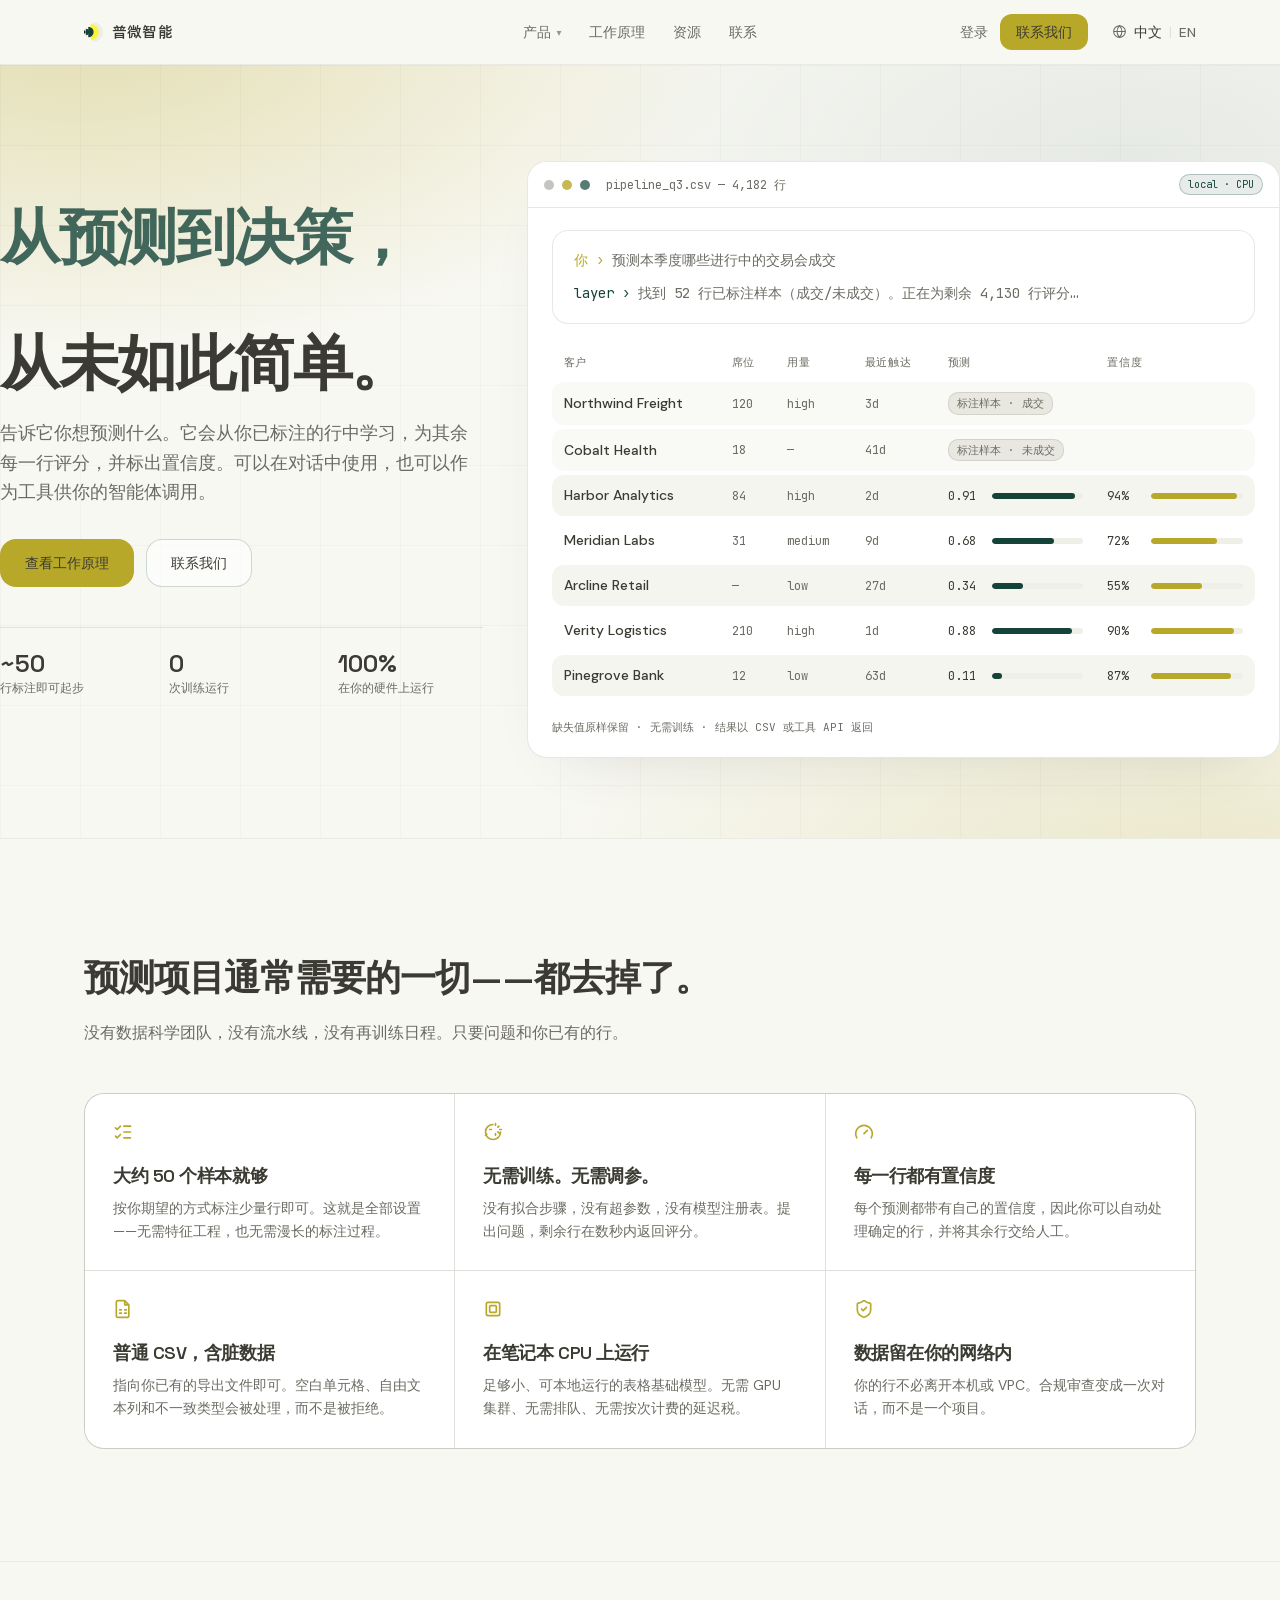
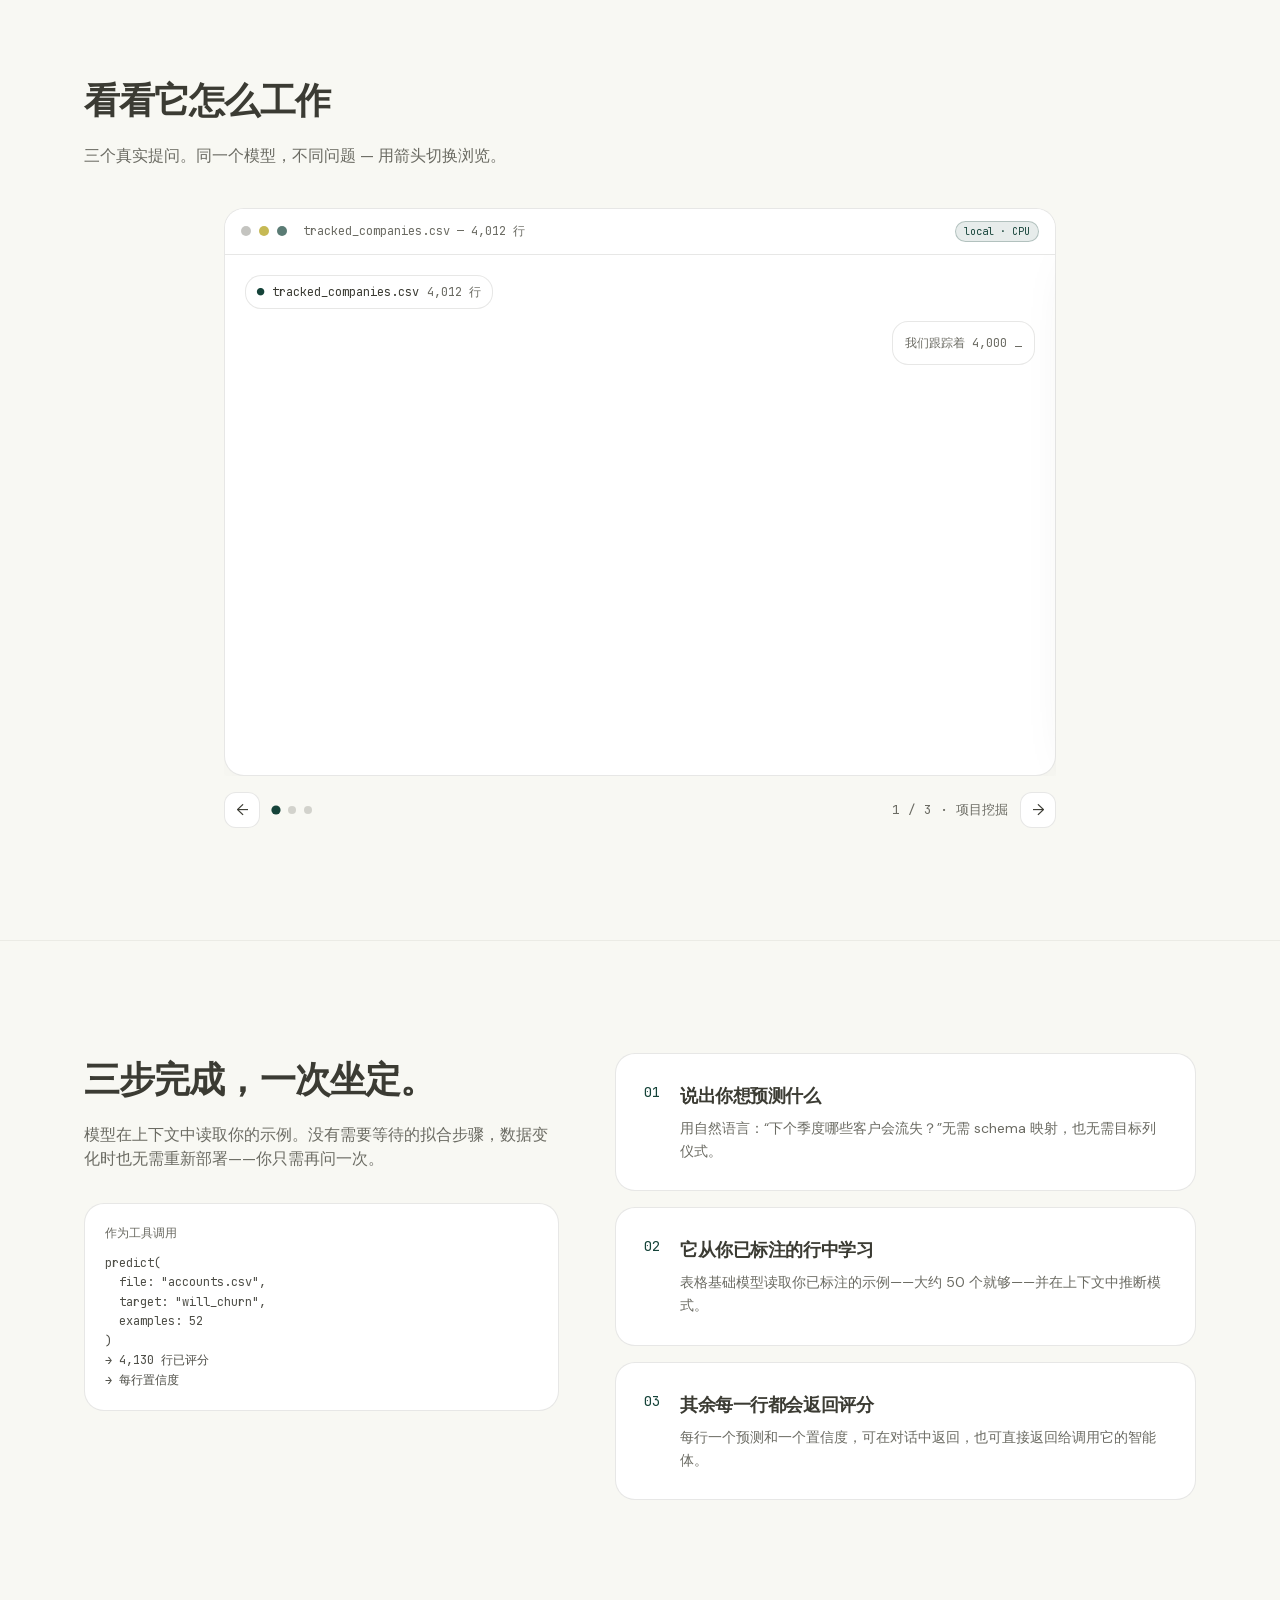
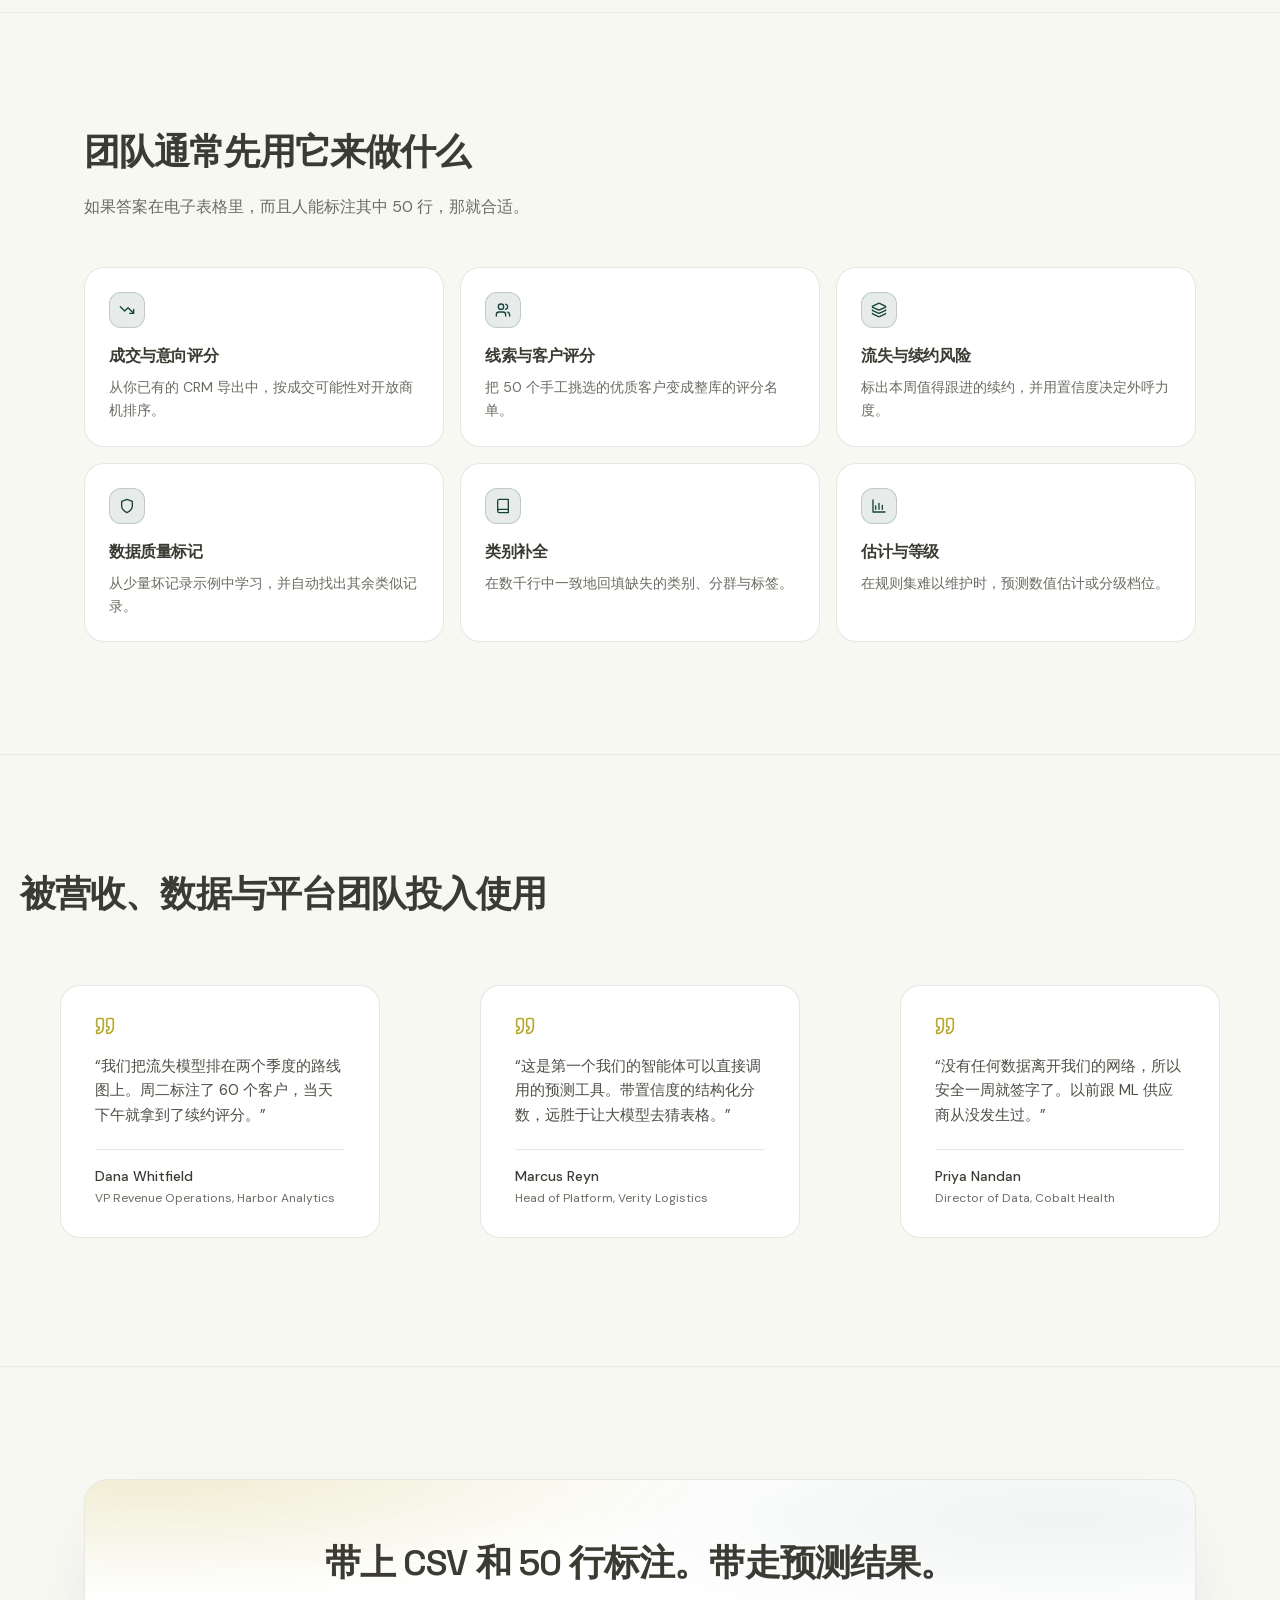
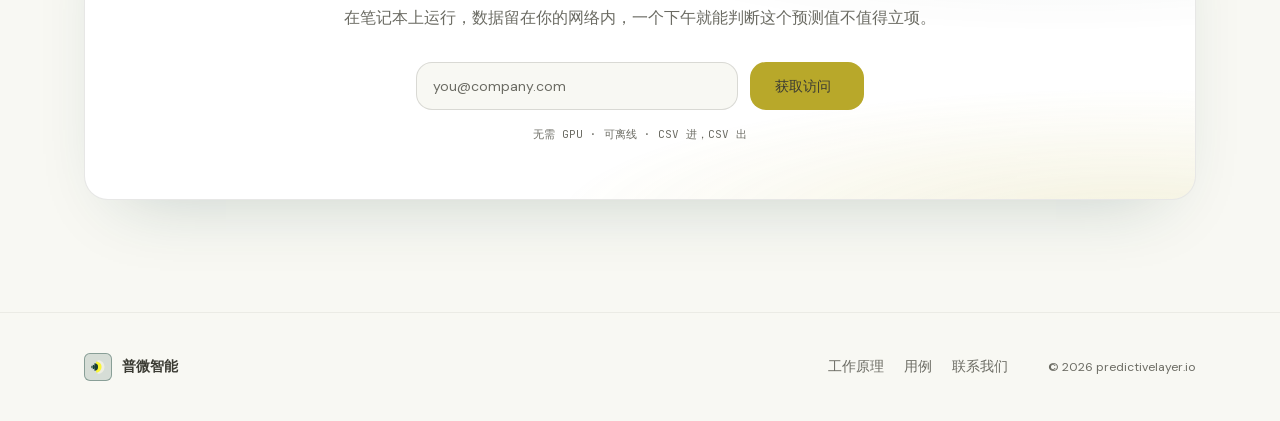
<file: zh/index.html>
<!DOCTYPE html>
<html lang="zh-CN">
<head>
<meta charset="utf-8">
<meta name="viewport" content="width=device-width, initial-scale=1">
<title>predictivelayer.io — 从预测到决策，从未如此简单</title>
<meta name="description" content="说出你想预测什么。它会从你的已标注样本中学习，为剩余的每一行评分，并标出置信度。可以在对话中使用，也可以作为工具供你的智能体调用。">
<meta name="theme-color" content="#f8f8f3">
<link rel="stylesheet" href="../styles.css?v=46">
<link rel="icon" href="/logo.svg" type="image/svg+xml">
</head>
<body>

<header class="site-header">
  <div class="wrap nav">
    <a class="wordmark" href="index.html"><img class="wordmark-mark" src="../logo.svg" alt="" width="19" height="20" aria-hidden="true">普微智能</a>
    <nav class="nav-links">
      <div class="nav-item">
        <button class="nav-trigger" aria-expanded="false" aria-haspopup="true">产品 <span class="chev">&#9662;</span></button>
        <div class="menu">
          <a class="menu-item" href="auto.html">
            <span class="menu-title">一键 <span class="menu-tag">规划中</span></span>
            <span class="menu-desc">带着一个问题和一份数据列表来。它会查找数据、与你一起标注样本，并为剩余部分评分。</span>
          </a>
          <a class="menu-item" href="product.html">
            <span class="menu-title">拖放预测 <span class="menu-tag soft">快速</span></span>
            <span class="menu-desc">已有数据和标签？上传两个 CSV 文件，即可拿到一个预测列。</span>
          </a>
          <a class="menu-item" href="../vibration_analysis/">
            <span class="menu-title">振动分析 <span class="menu-tag soft">现场</span></span>
            <span class="menu-desc">描述汽轮发电机组振动症状。检索并核对现场案例与书中原文，给出建议检查项。</span>
          </a>

        </div>
      </div>
      <a href="index.html#how">工作原理</a>
      <a href="resources.html">资源</a>
      <a href="contact.html">联系</a>
    </nav>
    <div class="nav-right">
      <a class="nav-signin" href="https://app.predictivelayer.io">登录</a>
      <a class="btn btn-primary" href="contact.html">联系我们</a>
      <div class="lang-switch" role="group" aria-label="Language / 语言">
        <svg class="lang-globe" width="15" height="15" viewBox="0 0 16 16" fill="none" aria-hidden="true" focusable="false"><circle cx="8" cy="8" r="6.25" stroke="currentColor" stroke-width="1.1"/><path d="M1.75 8h12.5M8 1.75c1.7 1.85 2.65 3.95 2.65 6.25S9.7 12.4 8 14.25C6.3 12.4 5.35 10.3 5.35 8S6.3 3.6 8 1.75z" stroke="currentColor" stroke-width="1.1"/></svg>
        <span class="lang-current" aria-current="true">中文</span>
        <span class="lang-sep">|</span>
        <a class="lang-link" href="../index.html">EN</a>
      </div>
    </div>
    <button class="nav-toggle" aria-expanded="false" aria-label="菜单">菜单</button>
  </div>
</header>

<main>

  <section class="hero">
    <div class="hero-bg" aria-hidden="true">
      <div class="hero-glow"></div>
      <div class="grid-veil"></div>
    </div>
    <div class="wrap hero-inner">
      <div class="hero-grid">
        <div class="hero-copy">
          <h1><span class="hl-line">从预测到决策，</span><br class="brk">从未如此简单。</h1>
          <p class="sub">告诉它你想预测什么。它会从你已标注的行中学习，为其余每一行评分，并标出置信度。可以在对话中使用，也可以作为工具供你的智能体调用。</p>
          <div class="btn-row">
            <a class="btn btn-accent" href="auto.html">查看工作原理</a>
            <a class="btn btn-secondary" href="contact.html">联系我们</a>
          </div>
          <dl class="hero-stats">
            <div><dt>~50</dt><dd>行标注即可起步</dd></div>
            <div><dt>0</dt><dd>次训练运行</dd></div>
            <div><dt>100%</dt><dd>在你的硬件上运行</dd></div>
          </dl>
        </div>

        <div class="hero-visual">
          <div class="score-demo">
            <div class="demo-bar">
              <span class="dots"><i></i><i></i><i></i></span>
              <span class="bar-title">pipeline_q3.csv — 4,182 行</span>
              <span class="spacer"></span>
              <span class="pill">local · CPU</span>
            </div>
            <div class="score-demo-body">
              <div class="score-log">
                <p><span class="who-you">你 ›</span> 预测本季度哪些进行中的交易会成交</p>
                <p><span class="who-layer">layer ›</span> 找到 52 行已标注样本（成交/未成交）。正在为剩余 4,130 行评分…</p>
              </div>
              <div class="score-table-wrap">
                <table class="score-table">
                  <thead>
                    <tr>
                      <th>客户</th>
                      <th>席位</th>
                      <th>用量</th>
                      <th>最近触达</th>
                      <th>预测</th>
                      <th>置信度</th>
                    </tr>
                  </thead>
                  <tbody>
                    <tr class="score-labeled">
                      <td>Northwind Freight</td>
                      <td class="mono-cell">120</td>
                      <td class="mono-cell">high</td>
                      <td class="mono-cell">3d</td>
                      <td colspan="2"><span class="score-badge">标注样本 · 成交</span></td>
                    </tr>
                    <tr class="score-labeled">
                      <td>Cobalt Health</td>
                      <td class="mono-cell">18</td>
                      <td class="mono-cell">—</td>
                      <td class="mono-cell">41d</td>
                      <td colspan="2"><span class="score-badge">标注样本 · 未成交</span></td>
                    </tr>
                    <tr class="score-row">
                      <td>Harbor Analytics</td>
                      <td class="mono-cell">84</td>
                      <td class="mono-cell">high</td>
                      <td class="mono-cell">2d</td>
                      <td>
                        <div class="score-metric">
                          <span class="num">0.91</span>
                          <span class="score-bar is-primary" aria-hidden="true"><i style="width:91%"></i></span>
                        </div>
                      </td>
                      <td>
                        <div class="score-metric">
                          <span class="num">94%</span>
                          <span class="score-bar is-accent" aria-hidden="true"><i style="width:94%"></i></span>
                        </div>
                      </td>
                    </tr>
                    <tr class="score-row is-alt">
                      <td>Meridian Labs</td>
                      <td class="mono-cell">31</td>
                      <td class="mono-cell">medium</td>
                      <td class="mono-cell">9d</td>
                      <td>
                        <div class="score-metric">
                          <span class="num">0.68</span>
                          <span class="score-bar is-primary" aria-hidden="true"><i style="width:68%"></i></span>
                        </div>
                      </td>
                      <td>
                        <div class="score-metric">
                          <span class="num">72%</span>
                          <span class="score-bar is-accent" aria-hidden="true"><i style="width:72%"></i></span>
                        </div>
                      </td>
                    </tr>
                    <tr class="score-row">
                      <td>Arcline Retail</td>
                      <td class="mono-cell">—</td>
                      <td class="mono-cell">low</td>
                      <td class="mono-cell">27d</td>
                      <td>
                        <div class="score-metric">
                          <span class="num">0.34</span>
                          <span class="score-bar is-primary" aria-hidden="true"><i style="width:34%"></i></span>
                        </div>
                      </td>
                      <td>
                        <div class="score-metric">
                          <span class="num">55%</span>
                          <span class="score-bar is-accent" aria-hidden="true"><i style="width:55%"></i></span>
                        </div>
                      </td>
                    </tr>
                    <tr class="score-row is-alt">
                      <td>Verity Logistics</td>
                      <td class="mono-cell">210</td>
                      <td class="mono-cell">high</td>
                      <td class="mono-cell">1d</td>
                      <td>
                        <div class="score-metric">
                          <span class="num">0.88</span>
                          <span class="score-bar is-primary" aria-hidden="true"><i style="width:88%"></i></span>
                        </div>
                      </td>
                      <td>
                        <div class="score-metric">
                          <span class="num">90%</span>
                          <span class="score-bar is-accent" aria-hidden="true"><i style="width:90%"></i></span>
                        </div>
                      </td>
                    </tr>
                    <tr class="score-row">
                      <td>Pinegrove Bank</td>
                      <td class="mono-cell">12</td>
                      <td class="mono-cell">low</td>
                      <td class="mono-cell">63d</td>
                      <td>
                        <div class="score-metric">
                          <span class="num">0.11</span>
                          <span class="score-bar is-primary" aria-hidden="true"><i style="width:11%"></i></span>
                        </div>
                      </td>
                      <td>
                        <div class="score-metric">
                          <span class="num">87%</span>
                          <span class="score-bar is-accent" aria-hidden="true"><i style="width:87%"></i></span>
                        </div>
                      </td>
                    </tr>
                  </tbody>
                </table>
              </div>
              <p class="score-foot">缺失值原样保留 · 无需训练 · 结果以 CSV 或工具 API 返回</p>
            </div>
          </div>
        </div>
      </div>
    </div>
  </section>

  <section class="rule" id="capabilities">
    <div class="wrap">
      <h2 class="section-title">预测项目通常需要的一切——都去掉了。</h2>
      <p class="section-lead">没有数据科学团队，没有流水线，没有再训练日程。只要问题和你已有的行。</p>
      <div class="bento">
        <div class="bento-cell">
          <svg class="bento-icon" viewBox="0 0 24 24" fill="none" stroke="currentColor" stroke-width="2" stroke-linecap="round" stroke-linejoin="round" aria-hidden="true"><path d="M13 5h8M13 12h8M13 19h8M3 17l2 2 4-4M3 7l2 2 4-4"/></svg>
          <h3>大约 50 个样本就够</h3>
          <p>按你期望的方式标注少量行即可。这就是全部设置——无需特征工程，也无需漫长的标注过程。</p>
        </div>
        <div class="bento-cell">
          <svg class="bento-icon" viewBox="0 0 24 24" fill="none" stroke="currentColor" stroke-width="2" stroke-linecap="round" stroke-linejoin="round" aria-hidden="true"><path d="M15 4V2M15 16v-2M8 9h2M20 9h2M17.8 11.8 19 13M17.8 6.2 19 5M3 16l1.5-1.5M21 12a9 9 0 1 1-9-9"/></svg>
          <h3>无需训练。无需调参。</h3>
          <p>没有拟合步骤，没有超参数，没有模型注册表。提出问题，剩余行在数秒内返回评分。</p>
        </div>
        <div class="bento-cell">
          <svg class="bento-icon" viewBox="0 0 24 24" fill="none" stroke="currentColor" stroke-width="2" stroke-linecap="round" stroke-linejoin="round" aria-hidden="true"><path d="m12 14 4-4M3.34 19a10 10 0 1 1 17.32 0"/></svg>
          <h3>每一行都有置信度</h3>
          <p>每个预测都带有自己的置信度，因此你可以自动处理确定的行，并将其余行交给人工。</p>
        </div>
        <div class="bento-cell">
          <svg class="bento-icon" viewBox="0 0 24 24" fill="none" stroke="currentColor" stroke-width="2" stroke-linecap="round" stroke-linejoin="round" aria-hidden="true"><path d="M6 22a2 2 0 0 1-2-2V4a2 2 0 0 1 2-2h8l5 5v13a2 2 0 0 1-2 2zM14 2v5h5M8 13h2M14 13h2M8 17h2M14 17h2"/></svg>
          <h3>普通 CSV，含脏数据</h3>
          <p>指向你已有的导出文件即可。空白单元格、自由文本列和不一致类型会被处理，而不是被拒绝。</p>
        </div>
        <div class="bento-cell">
          <svg class="bento-icon" viewBox="0 0 24 24" fill="none" stroke="currentColor" stroke-width="2" stroke-linecap="round" stroke-linejoin="round" aria-hidden="true"><rect x="4" y="4" width="16" height="16" rx="2"/><rect x="8" y="8" width="8" height="8" rx="1"/></svg>
          <h3>在笔记本 CPU 上运行</h3>
          <p>足够小、可本地运行的表格基础模型。无需 GPU 集群、无需排队、无需按次计费的延迟税。</p>
        </div>
        <div class="bento-cell">
          <svg class="bento-icon" viewBox="0 0 24 24" fill="none" stroke="currentColor" stroke-width="2" stroke-linecap="round" stroke-linejoin="round" aria-hidden="true"><path d="M20 13c0 5-3.5 7.5-7.66 8.95a1 1 0 0 1-.67-.01C7.5 20.5 4 18 4 13V6a1 1 0 0 1 1-1c2 0 4.5-1.2 6.24-2.72a1.17 1.17 0 0 1 1.52 0C14.51 3.81 17 5 19 5a1 1 0 0 1 1 1z"/><path d="m9 12 2 2 4-4"/></svg>
          <h3>数据留在你的网络内</h3>
          <p>你的行不必离开本机或 VPC。合规审查变成一次对话，而不是一个项目。</p>
        </div>
      </div>
    </div>
  </section>

  <section class="rule demos-section" id="demos">
    <div class="wrap">
      <h2 class="section-title">看看它怎么工作</h2>
      <p class="section-lead">三个真实提问。同一个模型，不同问题 — 用箭头切换浏览。</p>
      <div class="carousel-wrap">
            <div class="carousel" id="carousel">
<div class="demo-card" data-scene
               data-label="项目挖掘">
            <div class="demo">
            <div class="demo-bar">
              <span class="dots"><i></i><i></i><i></i></span>
              <span class="bar-title">tracked_companies.csv — 4,012 行</span>
              <span class="spacer"></span>
              <span class="pill">local · CPU</span>
            </div>
            <div class="demo-body">

              <div class="chips">
                <span class="chip"><span class="ic">&#9679;</span> tracked_companies.csv <span class="sz">4,012 行</span></span>
              </div>

              <div class="msg msg-user" data-q="我们跟踪着 4,000 家暖通空调和管道公司，其中 84 家在过去两年里被出售了。剩下的公司里，哪些最有可能是下一个要出售的？"><span data-typed></span><span class="cursor"></span></div>

              <div class="msg msg-bot">
                我会把这 84 位业主当作“已出售”的示例，并据此为其余所有公司评分。
                <span class="q">开始之前有两个问题：卖给战略买家和卖给基金算不算同一回事？另外，规模小到什么程度你就不再关心了？</span>
              </div>

              <div class="msg msg-user" data-q="两种都算。20 人以下的都不用管。"><span data-typed></span><span class="cursor"></span></div>

              <div class="steps">
                <div class="step"><span class="tick">&#10003;</span>读取你的名单 <span class="val">4,012 家公司，其中 84 家已标记为已出售</span></div>
                <div class="step"><span class="tick">&#10003;</span>保留符合范围的公司 <span class="val">员工数 20 人及以上，共 3,180 家</span></div>
                <div class="step"><span class="tick">&#10003;</span>找出这 84 家的共同点 <span class="val">业主年龄、持有年限、员工数量稳定</span></div>
                <div class="step"><span class="tick">&#10003;</span>为其余公司评分 <span class="val">3,096 家公司，用时 7.4 秒</span></div>
              </div>

              <div class="result">
                <div class="tbl-wrap">
                  <div class="tbl-head"><span>tracked_companies_scored.csv</span><span class="dl">按出售意向排序</span></div>
                  <div class="tbl-scroll">
                    <table class="data">
                      <thead>
                        <tr>
                          <th>公司</th><th>业主年龄</th><th>持有年限</th><th>员工数</th><th>州</th>
                          <th class="col-new">出售意向</th><th class="col-new">置信度</th>
                        </tr>
                      </thead>
                      <tbody>
                        <tr><td>Northwind Mechanical</td><td>63</td><td>27</td><td>41</td><td>OH</td>
                            <td class="col-new">高</td><td class="col-new">0.92</td></tr>
                        <tr><td>Kestrel Heating</td><td>67</td><td>31</td><td>24</td><td>PA</td>
                            <td class="col-new">高</td><td class="col-new">0.81</td></tr>
                        <tr><td>Orchard Climate</td><td>59</td><td>22</td><td>63</td><td>NC</td>
                            <td class="col-new">高</td><td class="col-new">0.64</td></tr>
                        <tr><td>Vantage Air</td><td>45</td><td>12</td><td>130</td><td>FL</td>
                            <td class="col-new">低</td><td class="col-new">0.90</td></tr>
                        <tr><td>Aster Plumbing Co</td><td>38</td><td>6</td><td>88</td><td>TX</td>
                            <td class="col-new">低</td><td class="col-new">0.87</td></tr>
                      </tbody>
                    </table>
                  </div>
                </div>
                <div class="demo-cta"><span class="dl">下载 CSV</span><span>你的原始行保持不变，新增两列。</span></div>
              </div>

              <div class="msg msg-bot">
                <b>214 家公司的评分超过 0.80。</b> 这就是你这个季度的联系名单。你可以问我任意一家为什么得到这个分数，如果我判断错了，告诉我，我会把它纳入考量。
              </div>

            </div>
            </div>
          </div>

<div class="demo-card" data-scene
               data-label="线索评分">
            <div class="demo">
            <div class="demo-bar">
              <span class="dots"><i></i><i></i><i></i></span>
              <span class="bar-title">names_only.csv — 1,120 行 &middot; 2 列</span>
              <span class="spacer"></span>
              <span class="pill">local · CPU</span>
            </div>
            <div class="demo-body">

              <div class="chips">
                <span class="chip"><span class="ic">&#9679;</span> names_only.csv <span class="sz">1,120 行 &middot; 2 列</span></span>
              </div>

              <div class="msg msg-user" data-q="我手上只有 1,120 个公司名称和它们各自所在的城镇，没有员工数、没有业主信息，也没有财务数据。你还能告诉我哪些值得打电话联系吗？"><span data-typed></span><span class="cursor"></span></div>

              <div class="msg msg-bot">
                可以，但我得先去找到这些数据。针对每个公司名称，我会抓取公开信息：员工数、经营年限、招聘活跃度、评价、执照记录。然后我会自己标注一批样本，写明理由，你再帮我纠正标错的部分。
                <span class="q">这些数据是抓取来的，大多数时候是准的，但不是每次都准。你最终想打电话联系多少家公司？</span>
              </div>

              <div class="msg msg-user" data-q="大概五十家。宁可多筛一些，也不想漏掉。"><span data-typed></span><span class="cursor"></span></div>

              <div class="steps">
                <div class="step"><span class="tick">&#10003;</span>为你的公司名称匹配公开记录 <span class="val">1,120 家中的 1,043 家</span></div>
                <div class="step"><span class="tick">&#10003;</span>为每一家补全信息 <span class="val">每家 14 个字段，来自备案文件、招聘信息和评价</span></div>
                <div class="step"><span class="tick">&#10003;</span>自行标注了一批样本 <span class="val">60 行，每行都附有理由说明</span></div>
                <div class="step"><span class="tick">&#10003;</span>你修改了 7 处，随后为其余公司评分 <span class="val">983 家公司，用时 4.1 秒</span></div>
              </div>

              <div class="result">
                <div class="tbl-wrap">
                  <div class="tbl-head"><span>enriched_and_scored.csv</span><span class="dl">五列是它找到的，两列是它预测的</span></div>
                  <div class="tbl-scroll">
                    <table class="data">
                      <thead>
                        <tr>
                          <th>公司</th><th>城镇</th><th>员工数</th><th>经营年限</th><th>招聘活跃度</th>
                          <th class="col-new">值得联系</th><th class="col-new">置信度</th>
                        </tr>
                      </thead>
                      <tbody>
                        <tr><td>Ridgeline Plumbing</td><td>Toledo OH</td><td>31</td><td>24</td><td>无</td>
                            <td class="col-new">是</td><td class="col-new">0.74</td></tr>
                        <tr><td>Bellweather Heating</td><td>Erie PA</td><td>44</td><td>19</td><td>无</td>
                            <td class="col-new">是</td><td class="col-new">0.68</td></tr>
                        <tr><td>Cedar Point Mechanical</td><td>Akron OH</td><td>26</td><td>31</td><td>无</td>
                            <td class="col-new">是</td><td class="col-new">0.61</td></tr>
                        <tr><td>Meridian Air</td><td>Columbus OH</td><td>118</td><td>9</td><td>频繁</td>
                            <td class="col-new">否</td><td class="col-new">0.83</td></tr>
                        <tr><td>Talbot Services</td><td>Dayton OH</td><td>12</td><td>5</td><td>稳定</td>
                            <td class="col-new">否</td><td class="col-new">0.79</td></tr>
                      </tbody>
                    </table>
                  </div>
                </div>
                <div class="demo-cta"><span class="dl">下载 CSV</span><span>你原有的两列，加上它找到的十四列和预测的两列。</span></div>
              </div>

              <div class="msg msg-bot">
                <b>你的前 50 名已经准备好。</b> 十个字段里有三个是推测出来的，不是来自备案文件，所以把它当作打电话的优先顺序，而不是关于这家公司的确凿事实。问我任何一个数字的出处，我都会给你看来源。
              </div>

            </div>
            </div>
          </div>

<div class="demo-card" data-scene
               data-label="模式识别">
            <div class="demo">
            <div class="demo-bar">
              <span class="dots"><i></i><i></i><i></i></span>
              <span class="bar-title">past_deals.csv — 210 行 &middot; 9 列</span>
              <span class="spacer"></span>
              <span class="pill">local · CPU</span>
            </div>
            <div class="demo-body">

              <div class="chips">
                <span class="chip"><span class="ic">&#9679;</span> past_deals.csv <span class="sz">210 行 &middot; 9 列</span></span>
                <span class="chip"><span class="ic">&#9679;</span> current_pipeline.csv <span class="sz">12 行</span></span>
              </div>

              <div class="msg msg-user" data-q="这是我们已经成交或密切关注成交的 210 笔交易，包含成交价格和当时的盈利数据。照这个来看，我目前名单上的这 12 家能卖多少？"><span data-typed></span><span class="cursor"></span></div>

              <div class="msg msg-bot">
                你的文件里有成交价格，也有盈利数据，但没有倍数这一列——而倍数正是你想让我预测的东西。
                <span class="q">我可以自己算出来：在价格和盈利都齐全的每一行上，用价格除以盈利。你有两笔交易没有盈利数据，会被排除在外。要我来推算吗？</span>
              </div>

              <div class="msg msg-user" data-q="好，帮我算出来。"><span data-typed></span><span class="cursor"></span></div>

              <div class="msg msg-bot">
                算好了。现在有 208 笔交易带有倍数，范围在 3.1 倍到 8.4 倍之间。
                <span class="q">对于这么宽的数值范围来说，样本还是偏薄。我可以先扣下一部分交易，在不看价格的情况下盲测定价，这样你能先看到我的误差有多大，再决定是否信任这 12 个结果。要扣下多少笔？</span>
              </div>

              <div class="msg msg-user" data-q="扣 40 笔。"><span data-typed></span><span class="cursor"></span></div>

              <div class="steps">
                <div class="step"><span class="tick">&#10003;</span>推算出倍数 <span class="val">价格 &divide; 盈利，覆盖 210 笔中的 208 笔</span></div>
                <div class="step"><span class="tick">&#10003;</span>扣下 40 笔进行盲测定价 <span class="val">全程未看过实际成交价</span></div>
                <div class="step"><span class="tick">&#10003;</span>与真实价格核对 <span class="val">平均误差 0.4 倍</span></div>
                <div class="step"><span class="tick">&#10003;</span>为你当前的名单定价 <span class="val">12 家公司，用时 1.2 秒</span></div>
              </div>

              <div class="result">
                <div class="tbl-wrap">
                  <div class="tbl-head"><span>current_pipeline_priced.csv</span><span class="dl">按倍数排序</span></div>
                  <div class="tbl-scroll">
                    <table class="data">
                      <thead>
                        <tr>
                          <th>公司</th><th>营收</th><th>息税折旧摊销前利润</th><th>员工数</th><th>经营年限</th>
                          <th class="col-new">倍数</th><th class="col-new">可能区间</th>
                        </tr>
                      </thead>
                      <tbody>
                        <tr><td>Orchard Climate</td><td>$14.2m</td><td>$2.7m</td><td>63</td><td>22</td>
                            <td class="col-new">6.1</td><td class="col-new">5.2 至 7.3</td></tr>
                        <tr><td>Vantage Air</td><td>$26.8m</td><td>$4.1m</td><td>130</td><td>12</td>
                            <td class="col-new">5.9</td><td class="col-new">5.1 至 6.8</td></tr>
                        <tr><td>Northwind Mechanical</td><td>$9.4m</td><td>$1.6m</td><td>41</td><td>27</td>
                            <td class="col-new">5.4</td><td class="col-new">4.8 至 6.2</td></tr>
                        <tr><td>Aster Plumbing Co</td><td>$17.3m</td><td>$2.2m</td><td>88</td><td>6</td>
                            <td class="col-new">4.9</td><td class="col-new">4.0 至 6.0</td></tr>
                        <tr><td>Kestrel Heating</td><td>$5.1m</td><td>$0.8m</td><td>24</td><td>31</td>
                            <td class="col-new">4.6</td><td class="col-new">3.9 至 5.4</td></tr>
                      </tbody>
                    </table>
                  </div>
                </div>
                <div class="demo-cta"><span class="dl">下载 CSV</span><span>为你名单上的每一行都给出倍数和区间。</span></div>
              </div>

              <div class="msg msg-bot">
                <b>这 12 家的倍数中位数是 5.1 倍。</b> 其中两家高于你以往支付过的任何价格，这通常说明我缺少接近的可比案例，而不是这家公司真的特殊。在我完全没看过的那 40 笔交易上，我的误差是 0.4 倍。
              </div>

            </div>
            </div>
          </div>
            
            </div>
            <div class="demo-nav">
              <button class="demo-arrow" type="button" data-demo-prev aria-label="上一个示例">&#8592;</button>
              <div class="demo-pips" id="demo-pips"></div>
              <span class="demo-label" id="demo-label"></span>
              <button class="demo-arrow" type="button" data-demo-next aria-label="下一个示例">&#8594;</button>
            </div>
          </div>
    </div>
  </section>

  <section class="rule" id="how">
    <div class="wrap">
      <div class="how-grid">
        <div class="how-intro">
          <h2 class="section-title">三步完成，一次坐定。</h2>
          <p class="section-lead">模型在上下文中读取你的示例。没有需要等待的拟合步骤，数据变化时也无需重新部署——你只需再问一次。</p>
          <div class="code-panel">
            <p class="code-cap">作为工具调用</p>
            <pre>predict(
  file: "accounts.csv",
  target: "will_churn",
  examples: 52
)
→ 4,130 行已评分
→ 每行置信度</pre>
          </div>
        </div>
        <ol class="steps-list">
          <li class="step-card">
            <div class="step-card-inner">
              <span class="step-num">01</span>
              <div>
                <h3>说出你想预测什么</h3>
                <p>用自然语言：“下个季度哪些客户会流失？”无需 schema 映射，也无需目标列仪式。</p>
              </div>
            </div>
          </li>
          <li class="step-card">
            <div class="step-card-inner">
              <span class="step-num">02</span>
              <div>
                <h3>它从你已标注的行中学习</h3>
                <p>表格基础模型读取你已标注的示例——大约 50 个就够——并在上下文中推断模式。</p>
              </div>
            </div>
          </li>
          <li class="step-card">
            <div class="step-card-inner">
              <span class="step-num">03</span>
              <div>
                <h3>其余每一行都会返回评分</h3>
                <p>每行一个预测和一个置信度，可在对话中返回，也可直接返回给调用它的智能体。</p>
              </div>
            </div>
          </li>
        </ol>
      </div>
    </div>
  </section>

  <section class="rule" id="use-cases">
    <div class="wrap">
      <h2 class="section-title">团队通常先用它来做什么</h2>
      <p class="section-lead">如果答案在电子表格里，而且人能标注其中 50 行，那就合适。</p>
      <div class="use-grid">
        <div class="use-card">
          <div class="use-icon"><svg class="" viewBox="0 0 24 24" fill="none" stroke="currentColor" stroke-width="2" stroke-linecap="round" stroke-linejoin="round" aria-hidden="true"><path d="M16 17h6v-6M22 17l-8.5-8.5-5 5L2 7"/></svg></div>
          <h3>成交与意向评分</h3>
          <p>从你已有的 CRM 导出中，按成交可能性对开放商机排序。</p>
        </div>
        <div class="use-card">
          <div class="use-icon"><svg class="" viewBox="0 0 24 24" fill="none" stroke="currentColor" stroke-width="2" stroke-linecap="round" stroke-linejoin="round" aria-hidden="true"><path d="M16 21v-2a4 4 0 0 0-4-4H6a4 4 0 0 0-4 4v2"/><circle cx="9" cy="7" r="4"/><path d="M22 21v-2a4 4 0 0 0-3-3.87M16 3.13a4 4 0 0 1 0 7.75"/></svg></div>
          <h3>线索与客户评分</h3>
          <p>把 50 个手工挑选的优质客户变成整库的评分名单。</p>
        </div>
        <div class="use-card">
          <div class="use-icon"><svg class="" viewBox="0 0 24 24" fill="none" stroke="currentColor" stroke-width="2" stroke-linecap="round" stroke-linejoin="round" aria-hidden="true"><path d="M12.83 2.18a2 2 0 0 0-1.66 0L2.6 6.08a1 1 0 0 0 0 1.83l8.58 3.91a2 2 0 0 0 1.66 0l8.58-3.9a1 1 0 0 0 0-1.83z"/><path d="M2 12a1 1 0 0 0 .58.91l8.6 3.91a2 2 0 0 0 1.65 0l8.58-3.9A1 1 0 0 0 22 12"/><path d="M2 17a1 1 0 0 0 .58.91l8.6 3.91a2 2 0 0 0 1.65 0l8.58-3.9A1 1 0 0 0 22 17"/></svg></div>
          <h3>流失与续约风险</h3>
          <p>标出本周值得跟进的续约，并用置信度决定外呼力度。</p>
        </div>
        <div class="use-card">
          <div class="use-icon"><svg class="" viewBox="0 0 24 24" fill="none" stroke="currentColor" stroke-width="2" stroke-linecap="round" stroke-linejoin="round" aria-hidden="true"><path d="M12 22s8-4 8-10V5l-8-3-8 3v7c0 6 8 10 8 10z"/></svg></div>
          <h3>数据质量标记</h3>
          <p>从少量坏记录示例中学习，并自动找出其余类似记录。</p>
        </div>
        <div class="use-card">
          <div class="use-icon"><svg class="" viewBox="0 0 24 24" fill="none" stroke="currentColor" stroke-width="2" stroke-linecap="round" stroke-linejoin="round" aria-hidden="true"><path d="M4 19.5v-15A2.5 2.5 0 0 1 6.5 2H20v20H6.5a2.5 2.5 0 0 1 0-5H20"/></svg></div>
          <h3>类别补全</h3>
          <p>在数千行中一致地回填缺失的类别、分群与标签。</p>
        </div>
        <div class="use-card">
          <div class="use-icon"><svg class="" viewBox="0 0 24 24" fill="none" stroke="currentColor" stroke-width="2" stroke-linecap="round" stroke-linejoin="round" aria-hidden="true"><path d="M3 3v18h18"/><path d="M7 12v5M12 8v9M17 11v6"/></svg></div>
          <h3>估计与等级</h3>
          <p>在规则集难以维护时，预测数值估计或分级档位。</p>
        </div>
      </div>
    </div>
  </section>

  <section class="rule" id="proof">
    <div class="wrap">
      <h2 class="section-title">被营收、数据与平台团队投入使用</h2>
      <div class="proof-grid">
        <figure class="proof-card">
          <svg class="proof-quote-icon" viewBox="0 0 24 24" fill="none" stroke="currentColor" stroke-width="2" stroke-linecap="round" stroke-linejoin="round" aria-hidden="true"><path d="M3 21c3 0 7-1 7-8V5c0-1.25-.756-2.017-2-2H4c-1.25 0-2 .75-2 1.972V11c0 1.25.75 2 2 2 1 0 1 0 1 1v1c0 1-1 2-2 2s-1 .008-1 1.031V21"/><path d="M15 21c3 0 7-1 7-8V5c0-1.25-.757-2.017-2-2h-4c-1.25 0-2 .75-2 1.972V11c0 1.25.75 2 2 2h.75c0 2.25.25 4-2.75 4v3"/></svg>
          <blockquote>“我们把流失模型排在两个季度的路线图上。周二标注了 60 个客户，当天下午就拿到了续约评分。”</blockquote>
          <figcaption>
            <div class="name">Dana Whitfield</div>
            <div class="role">VP Revenue Operations, Harbor Analytics</div>
          </figcaption>
        </figure>
        <figure class="proof-card">
          <svg class="proof-quote-icon" viewBox="0 0 24 24" fill="none" stroke="currentColor" stroke-width="2" stroke-linecap="round" stroke-linejoin="round" aria-hidden="true"><path d="M3 21c3 0 7-1 7-8V5c0-1.25-.756-2.017-2-2H4c-1.25 0-2 .75-2 1.972V11c0 1.25.75 2 2 2 1 0 1 0 1 1v1c0 1-1 2-2 2s-1 .008-1 1.031V21"/><path d="M15 21c3 0 7-1 7-8V5c0-1.25-.757-2.017-2-2h-4c-1.25 0-2 .75-2 1.972V11c0 1.25.75 2 2 2h.75c0 2.25.25 4-2.75 4v3"/></svg>
          <blockquote>“这是第一个我们的智能体可以直接调用的预测工具。带置信度的结构化分数，远胜于让大模型去猜表格。”</blockquote>
          <figcaption>
            <div class="name">Marcus Reyn</div>
            <div class="role">Head of Platform, Verity Logistics</div>
          </figcaption>
        </figure>
        <figure class="proof-card">
          <svg class="proof-quote-icon" viewBox="0 0 24 24" fill="none" stroke="currentColor" stroke-width="2" stroke-linecap="round" stroke-linejoin="round" aria-hidden="true"><path d="M3 21c3 0 7-1 7-8V5c0-1.25-.756-2.017-2-2H4c-1.25 0-2 .75-2 1.972V11c0 1.25.75 2 2 2 1 0 1 0 1 1v1c0 1-1 2-2 2s-1 .008-1 1.031V21"/><path d="M15 21c3 0 7-1 7-8V5c0-1.25-.757-2.017-2-2h-4c-1.25 0-2 .75-2 1.972V11c0 1.25.75 2 2 2h.75c0 2.25.25 4-2.75 4v3"/></svg>
          <blockquote>“没有任何数据离开我们的网络，所以安全一周就签字了。以前跟 ML 供应商从没发生过。”</blockquote>
          <figcaption>
            <div class="name">Priya Nandan</div>
            <div class="role">Director of Data, Cobalt Health</div>
          </figcaption>
        </figure>
      </div>
    </div>
  </section>

  <section class="rule" id="cta">
    <div class="wrap">
      <div class="cta-box">
        <div class="hero-glow" aria-hidden="true"></div>
        <div class="cta-inner">
          <h2 class="section-title">带上 CSV 和 50 行标注。带走预测结果。</h2>
          <p class="section-lead">在笔记本上运行，数据留在你的网络内，一个下午就能判断这个预测值不值得立项。</p>
          <form class="cta-form" action="../contact.html" method="get">
            <label for="work-email" class="sr-only">工作邮箱</label>
            <input id="work-email" name="email" type="email" required placeholder="you@company.com">
            <button class="btn btn-accent" type="submit">获取访问 <svg class="" viewBox="0 0 24 24" fill="none" stroke="currentColor" stroke-width="2" stroke-linecap="round" stroke-linejoin="round" aria-hidden="true"><path d="M5 12h14"/><path d="m12 5 7 7-7 7"/></svg></button>
          </form>
          <p class="cta-note">无需 GPU · 可离线 · CSV 进，CSV 出</p>
        </div>
      </div>
    </div>
  </section>


</main>

<footer class="site-footer">
  <div class="wrap footer-row">
    <div class="footer-brand">
      <span class="footer-mark"><img src="../logo.svg" alt="" width="14" height="14" aria-hidden="true"></span>
      <span class="footer-name">普微智能</span>
    </div>
    <nav class="footer-links">
      <a href="index.html#how">工作原理</a>
      <a href="index.html#use-cases">用例</a>
      <a href="contact.html">联系我们</a>
    </nav>
    <p class="footer-copy">&copy; 2026 predictivelayer.io</p>
  </div>
</footer>

<script src="../main.js?v=23"></script>
</body>
</html>
</file>
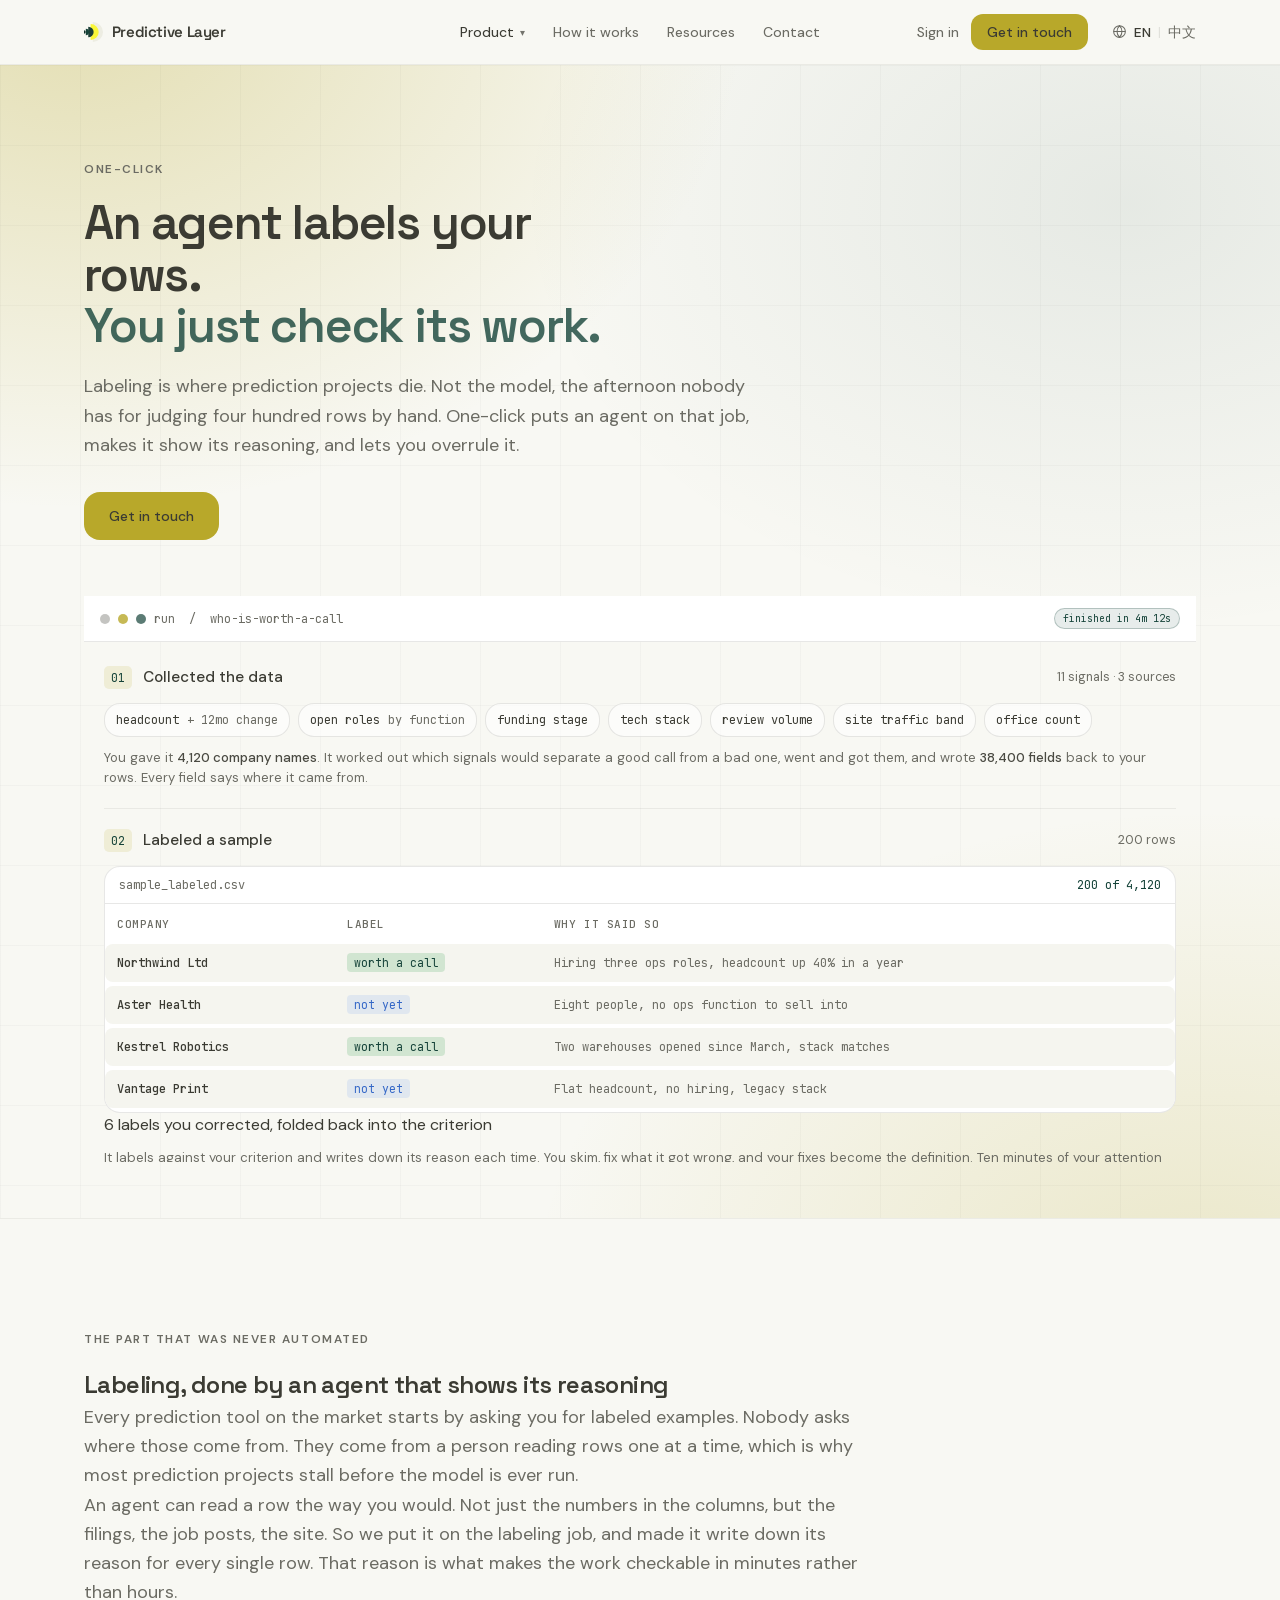
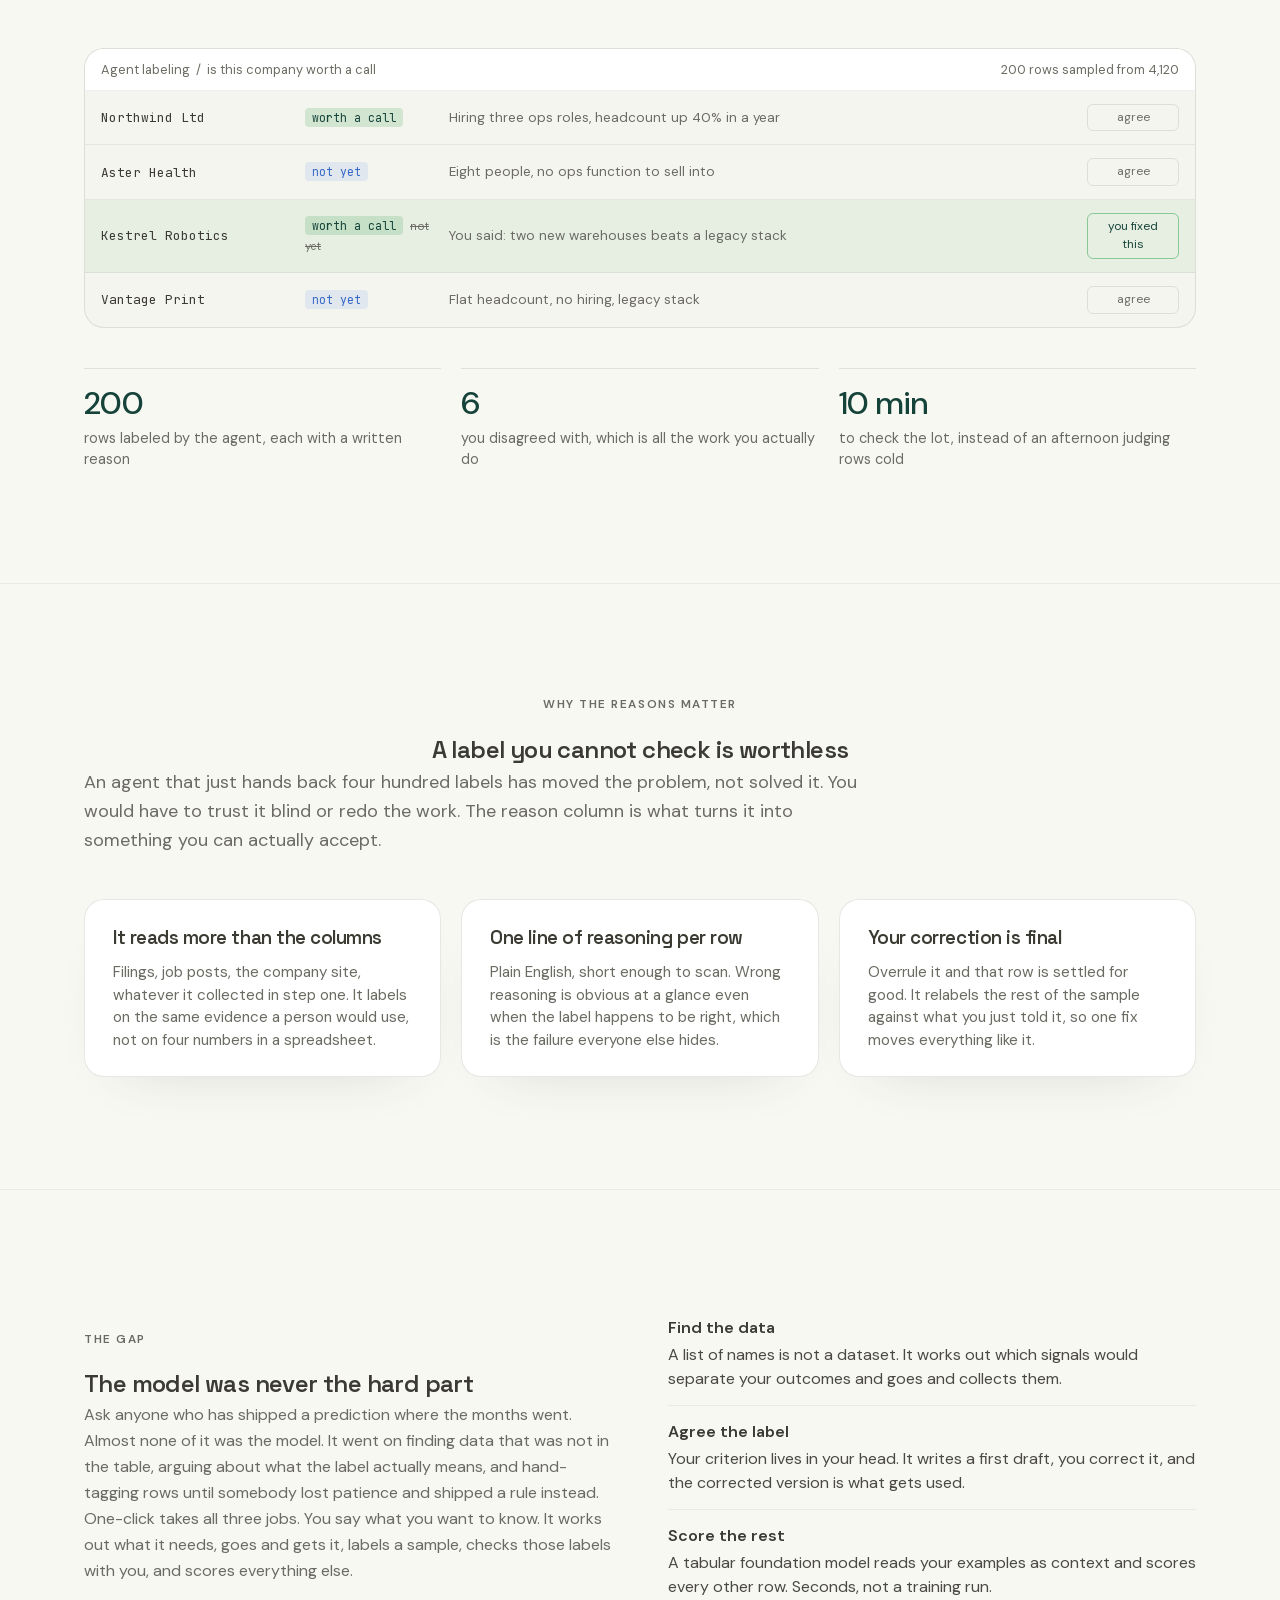
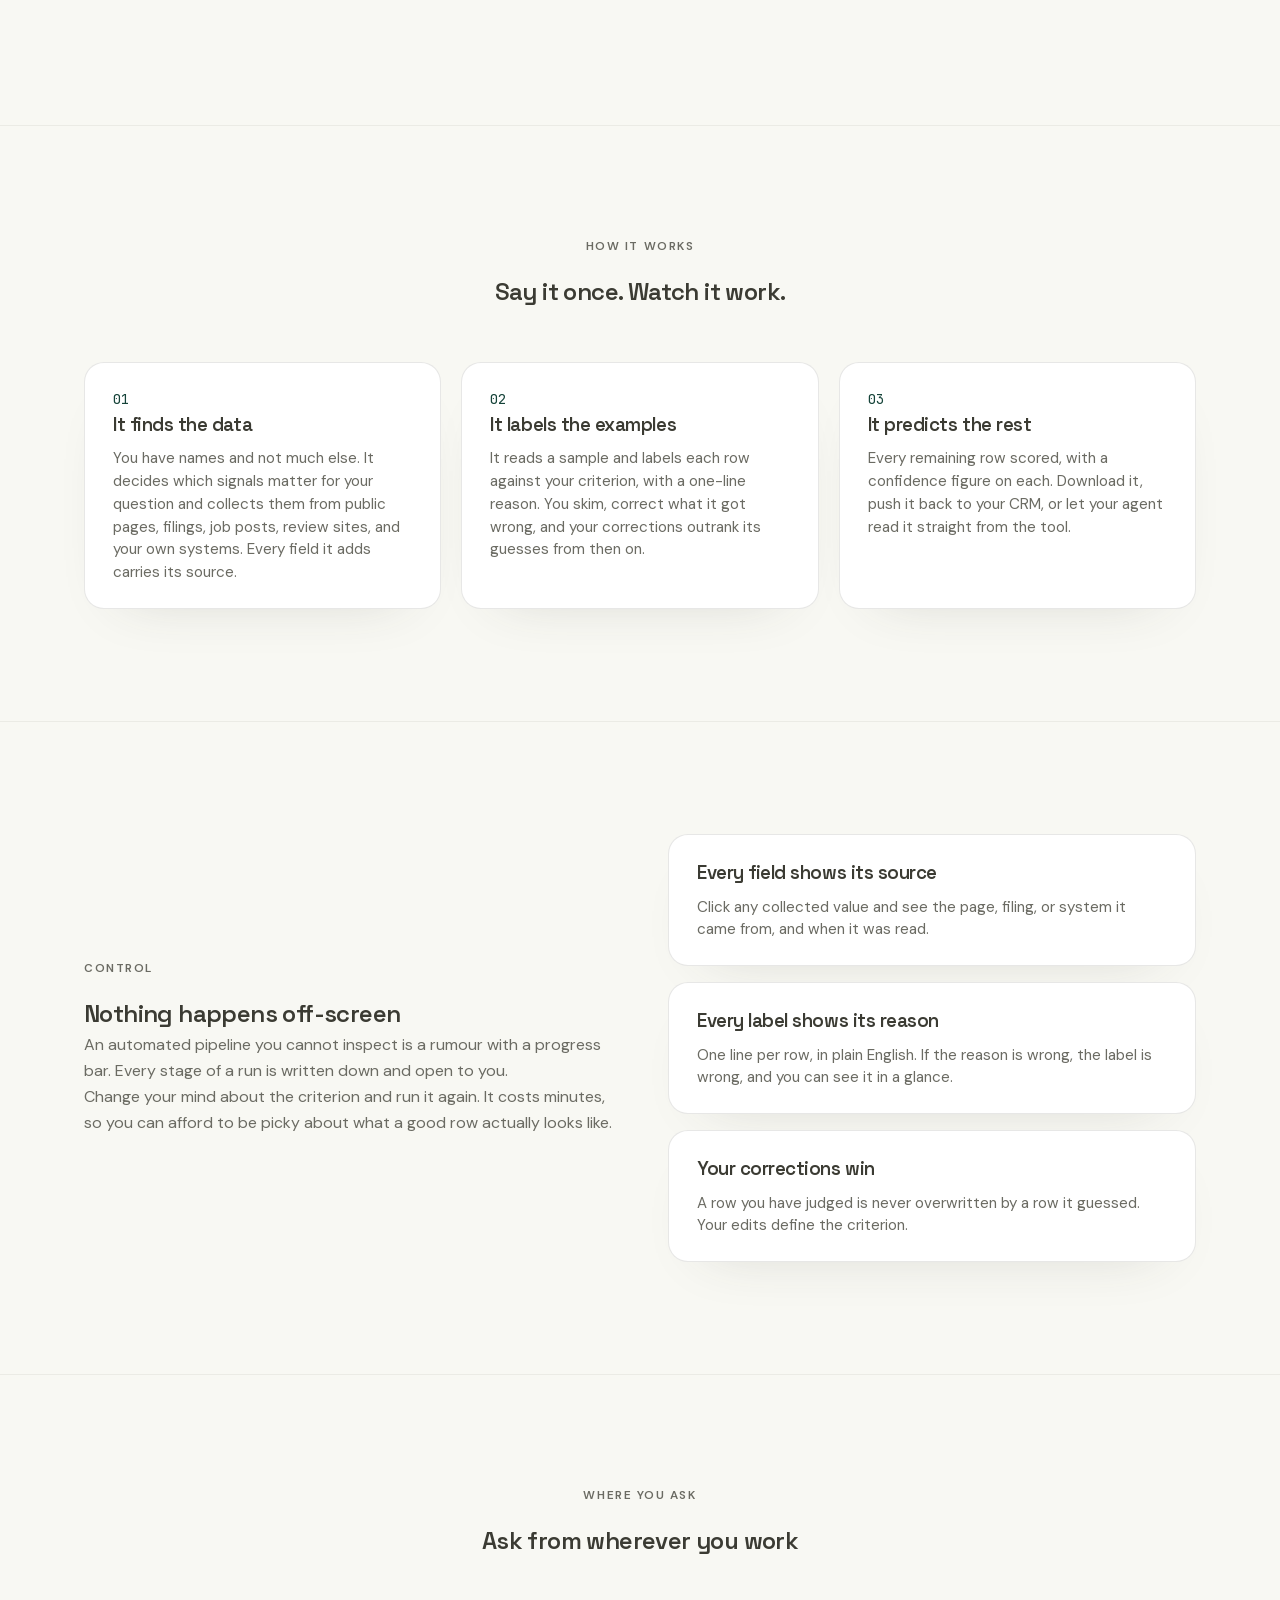
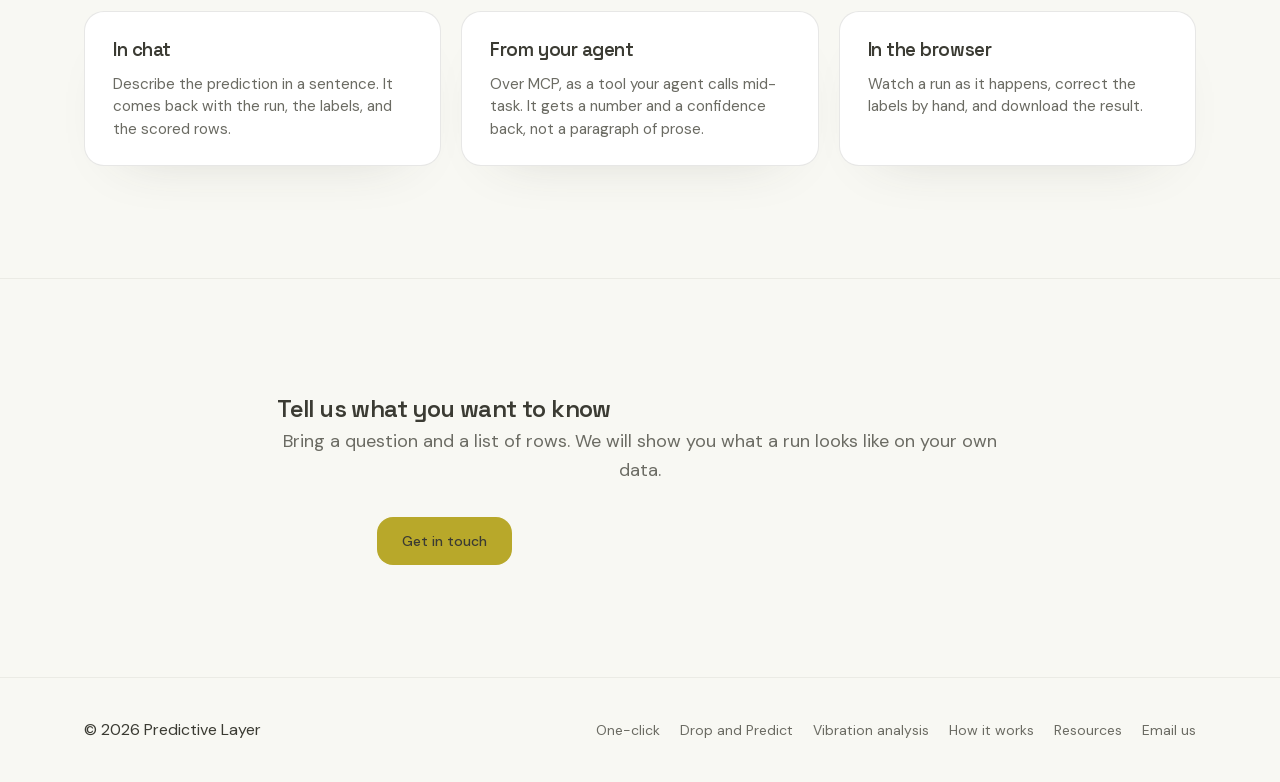
<file: auto.html>
<!DOCTYPE html>
<html lang="en">
<head>
<meta charset="utf-8">
<meta name="viewport" content="width=device-width, initial-scale=1">
<title>One-click — an agent labels your rows, you check its work</title>
<meta name="description" content="An agent reads each row, applies your criterion, and writes down why. You correct what it got wrong and your corrections become the definition. Then it scores everything else.">
<meta name="theme-color" content="#f8f8f3">
<link rel="stylesheet" href="styles.css?v=46">
<link rel="icon" href="/logo.svg" type="image/svg+xml">
</head>
<body>

<header class="site-header">
  <div class="wrap nav">
    <a class="wordmark" href="index.html"><img class="wordmark-mark" src="logo.svg" alt="" width="19" height="20" aria-hidden="true">Predictive Layer</a>
    <nav class="nav-links">
      <div class="nav-item">
        <button class="nav-trigger active" aria-expanded="false" aria-haspopup="true">Product <span class="chev">&#9662;</span></button>
        <div class="menu">
          <a class="menu-item" href="auto.html">
            <span class="menu-title">One-click <span class="menu-tag">Planning</span></span>
            <span class="menu-desc">Bring a question and a list of rows. It finds the data, labels a sample with you, and scores the rest.</span>
          </a>
          <a class="menu-item" href="product.html">
            <span class="menu-title">Drop and Predict <span class="menu-tag soft">Fast</span></span>
            <span class="menu-desc">Already have the rows and the labels? Drop in two CSVs and get a scored column back.</span>
          </a>
          <a class="menu-item" href="vibration_analysis/">
            <span class="menu-title">Vibration analysis <span class="menu-tag soft">Field</span></span>
            <span class="menu-desc">Describe turbine-generator vibration symptoms. Cited field cases and book passages propose the next checks.</span>
          </a>
        </div>
      </div>
      <a href="index.html#how">How it works</a>
      <a href="resources.html">Resources</a>
      <a href="contact.html">Contact</a>
    </nav>
    <div class="nav-right">
      <a class="nav-signin" href="https://app.predictivelayer.io">Sign in</a>
      <a class="btn btn-primary" href="contact.html">Get in touch</a>
      <div class="lang-switch" role="group" aria-label="Language / 语言">
        <svg class="lang-globe" width="15" height="15" viewBox="0 0 16 16" fill="none" aria-hidden="true" focusable="false"><circle cx="8" cy="8" r="6.25" stroke="currentColor" stroke-width="1.1"/><path d="M1.75 8h12.5M8 1.75c1.7 1.85 2.65 3.95 2.65 6.25S9.7 12.4 8 14.25C6.3 12.4 5.35 10.3 5.35 8S6.3 3.6 8 1.75z" stroke="currentColor" stroke-width="1.1"/></svg>
        <span class="lang-current" aria-current="true">EN</span>
        <span class="lang-sep">|</span>
        <a class="lang-link" href="zh/auto.html">中文</a>
      </div>
    </div>
    <button class="nav-toggle" aria-expanded="false" aria-label="Menu">Menu</button>
  </div>
</header>

<main>

  <section class="hero page-hero">
    <div class="hero-bg" aria-hidden="true">
      <div class="hero-glow"></div>
      <div class="grid-veil"></div>
    </div>
    <div class="wrap">
      <p class="eyebrow">One-click</p>
      <h1>An agent labels your rows.<br class="brk"> <span class="hl">You just check its work.</span></h1>
      <p class="sub">Labeling is where prediction projects die. Not the model, the afternoon nobody has for judging four hundred rows by hand. One-click puts an agent on that job, makes it show its reasoning, and lets you overrule it.</p>
      <div class="btn-row">
        <a class="btn btn-accent" href="contact.html">Get in touch</a>
      </div>

      <div class="hero-visual">
        <div class="demo">
          <div class="demo-bar">
            <span class="dots"><i></i><i></i><i></i></span>
            <span>run &nbsp;/&nbsp; who-is-worth-a-call</span>
            <span class="spacer"></span>
            <span class="pill"><span class="live"></span> finished in 4m 12s</span>
          </div>

          <div class="demo-body" style="min-height:0;gap:0">

            <div class="run-stage">
              <div class="run-head"><span class="run-num">01</span> Collected the data <span class="tick">11 signals &middot; 3 sources</span></div>
              <div class="chips show">
                <span class="chip">headcount <span class="sz">+ 12mo change</span></span>
                <span class="chip">open roles <span class="sz">by function</span></span>
                <span class="chip">funding stage</span>
                <span class="chip">tech stack</span>
                <span class="chip">review volume</span>
                <span class="chip">site traffic band</span>
                <span class="chip">office count</span>
              </div>
              <p class="run-meta">You gave it <b>4,120 company names</b>. It worked out which signals would separate a good call from a bad one, went and got them, and wrote <b>38,400 fields</b> back to your rows. Every field says where it came from.</p>
            </div>

            <div class="run-stage">
              <div class="run-head"><span class="run-num">02</span> Labeled a sample <span class="tick">200 rows</span></div>
              <div class="tbl-wrap">
                <div class="tbl-head"><span>sample_labeled.csv</span><span class="dl">200 of 4,120</span></div>
                <div class="tbl-scroll">
                  <table class="data">
                    <tr><th>company</th><th>label</th><th>why it said so</th></tr>
                    <tr class="in"><td>Northwind Ltd</td><td><span class="tag-good">worth a call</span></td>
                        <td class="why">Hiring three ops roles, headcount up 40% in a year</td></tr>
                    <tr class="in"><td>Aster Health</td><td><span class="tag-bad">not yet</span></td>
                        <td class="why">Eight people, no ops function to sell into</td></tr>
                    <tr class="in"><td>Kestrel Robotics</td><td><span class="tag-good">worth a call</span></td>
                        <td class="why">Two warehouses opened since March, stack matches</td></tr>
                    <tr class="in"><td>Vantage Print</td><td><span class="tag-bad">not yet</span></td>
                        <td class="why">Flat headcount, no hiring, legacy stack</td></tr>
                  </table>
                </div>
              </div>
              <span class="fix"><span class="n">6</span> labels you corrected, folded back into the criterion</span>
              <p class="run-meta">It labels against your criterion and writes down its reason each time. You skim, fix what it got wrong, and your fixes become the definition. Ten minutes of your attention instead of an afternoon.</p>
            </div>

            <div class="run-stage">
              <div class="run-head"><span class="run-num">03</span> Scored the rest <span class="tick">3,920 rows</span></div>
              <div class="tbl-wrap">
                <div class="tbl-head"><span>companies_scored.csv</span><span class="dl">Download CSV</span></div>
                <div class="tbl-scroll">
                  <table class="data">
                    <tr><th>company</th><th>headcount</th><th>open roles</th><th>stage</th>
                        <th class="col-new">prediction</th><th class="col-new">confidence</th></tr>
                    <tr class="in"><td>Halcyon Group</td><td>310</td><td>7</td><td>Series B</td>
                        <td class="col-new">worth a call</td><td class="col-new">0.94</td></tr>
                    <tr class="in"><td>Bellweather Co</td><td>44</td><td>0</td><td>Seed</td>
                        <td class="col-new">not yet</td><td class="col-new">0.89</td></tr>
                    <tr class="in"><td>Orchard Labs</td><td>1,180</td><td>21</td><td>Series D</td>
                        <td class="col-new">worth a call</td><td class="col-new">0.86</td></tr>
                    <tr class="in"><td>Merrow Freight</td><td>96</td><td>2</td><td>Bootstrapped</td>
                        <td class="col-new">worth a call</td><td class="col-new">0.58</td></tr>
                  </table>
                </div>
              </div>
              <p class="run-meta">Every remaining row scored, with a confidence figure on each. Sort by it and you know which rows to trust and which to read yourself.</p>
            </div>

          </div>
        </div>
      </div>
    </div>
  </section>

  <section class="rule">
    <div class="wrap">
      <p class="eyebrow">The part that was never automated</p>
      <h2>Labeling, done by an agent that shows its reasoning</h2>
      <p class="sub" style="max-width:66ch">Every prediction tool on the market starts by asking you for labeled examples. Nobody asks where those come from. They come from a person reading rows one at a time, which is why most prediction projects stall before the model is ever run.</p>
      <p class="sub" style="max-width:66ch">An agent can read a row the way you would. Not just the numbers in the columns, but the filings, the job posts, the site. So we put it on the labeling job, and made it write down its reason for every single row. That reason is what makes the work checkable in minutes rather than hours.</p>

      <div class="label-demo" style="margin-top:40px">
        <div class="cap">
          <span>Agent labeling &nbsp;/&nbsp; is this company worth a call</span>
          <span class="spacer"></span>
          <span>200 rows sampled from 4,120</span>
        </div>

        <div class="lrow">
          <span class="co">Northwind Ltd</span>
          <span><span class="tag-good">worth a call</span></span>
          <span class="why">Hiring three ops roles, headcount up 40% in a year</span>
          <span class="act">agree</span>
        </div>
        <div class="lrow">
          <span class="co">Aster Health</span>
          <span><span class="tag-bad">not yet</span></span>
          <span class="why">Eight people, no ops function to sell into</span>
          <span class="act">agree</span>
        </div>
        <div class="lrow fixed">
          <span class="co">Kestrel Robotics</span>
          <span><span class="tag-good">worth a call</span><span class="was">not yet</span></span>
          <span class="why">You said: two new warehouses beats a legacy stack</span>
          <span class="act">you fixed this</span>
        </div>
        <div class="lrow">
          <span class="co">Vantage Print</span>
          <span><span class="tag-bad">not yet</span></span>
          <span class="why">Flat headcount, no hiring, legacy stack</span>
          <span class="act">agree</span>
        </div>
      </div>

      <div class="stat-row">
        <div class="stat"><div class="n">200</div><div class="l">rows labeled by the agent, each with a written reason</div></div>
        <div class="stat"><div class="n">6</div><div class="l">you disagreed with, which is all the work you actually do</div></div>
        <div class="stat"><div class="n">10 min</div><div class="l">to check the lot, instead of an afternoon judging rows cold</div></div>
      </div>
    </div>
  </section>

  <section class="rule">
    <div class="wrap">
      <p class="eyebrow center">Why the reasons matter</p>
      <h2 class="center">A label you cannot check is worthless</h2>
      <p class="sub" style="max-width:66ch">An agent that just hands back four hundred labels has moved the problem, not solved it. You would have to trust it blind or redo the work. The reason column is what turns it into something you can actually accept.</p>
      <div class="grid grid-3" style="margin-top:44px">
        <div class="card">
          <h3>It reads more than the columns</h3>
          <p>Filings, job posts, the company site, whatever it collected in step one. It labels on the same evidence a person would use, not on four numbers in a spreadsheet.</p>
        </div>
        <div class="card">
          <h3>One line of reasoning per row</h3>
          <p>Plain English, short enough to scan. Wrong reasoning is obvious at a glance even when the label happens to be right, which is the failure everyone else hides.</p>
        </div>
        <div class="card">
          <h3>Your correction is final</h3>
          <p>Overrule it and that row is settled for good. It relabels the rest of the sample against what you just told it, so one fix moves everything like it.</p>
        </div>
      </div>
    </div>
  </section>

  <section class="rule">
    <div class="wrap">
      <div class="grid split">
        <div>
          <p class="eyebrow">The gap</p>
          <h2>The model was never the hard part</h2>
          <p class="lead">Ask anyone who has shipped a prediction where the months went. Almost none of it was the model. It went on finding data that was not in the table, arguing about what the label actually means, and hand-tagging rows until somebody lost patience and shipped a rule instead.</p>
          <p class="lead">One-click takes all three jobs. You say what you want to know. It works out what it needs, goes and gets it, labels a sample, checks those labels with you, and scores everything else.</p>
        </div>
        <ul class="plain">
          <li><b>Find the data</b>A list of names is not a dataset. It works out which signals would separate your outcomes and goes and collects them.</li>
          <li><b>Agree the label</b>Your criterion lives in your head. It writes a first draft, you correct it, and the corrected version is what gets used.</li>
          <li><b>Score the rest</b>A tabular foundation model reads your examples as context and scores every other row. Seconds, not a training run.</li>
        </ul>
      </div>
    </div>
  </section>

  <section class="rule">
    <div class="wrap">
      <p class="eyebrow center">How it works</p>
      <h2 class="center">Say it once. Watch it work.</h2>
      <div class="grid grid-3" style="margin-top:52px">
        <div class="card">
          <span class="step-num">01</span>
          <h3>It finds the data</h3>
          <p>You have names and not much else. It decides which signals matter for your question and collects them from public pages, filings, job posts, review sites, and your own systems. Every field it adds carries its source.</p>
        </div>
        <div class="card">
          <span class="step-num">02</span>
          <h3>It labels the examples</h3>
          <p>It reads a sample and labels each row against your criterion, with a one-line reason. You skim, correct what it got wrong, and your corrections outrank its guesses from then on.</p>
        </div>
        <div class="card">
          <span class="step-num">03</span>
          <h3>It predicts the rest</h3>
          <p>Every remaining row scored, with a confidence figure on each. Download it, push it back to your CRM, or let your agent read it straight from the tool.</p>
        </div>
      </div>
    </div>
  </section>

  <section class="rule">
    <div class="wrap">
      <div class="grid split">
        <div>
          <p class="eyebrow">Control</p>
          <h2>Nothing happens off-screen</h2>
          <p class="lead">An automated pipeline you cannot inspect is a rumour with a progress bar. Every stage of a run is written down and open to you.</p>
          <p class="lead">Change your mind about the criterion and run it again. It costs minutes, so you can afford to be picky about what a good row actually looks like.</p>
        </div>
        <div class="grid" style="gap:16px">
          <div class="card"><h3>Every field shows its source</h3><p>Click any collected value and see the page, filing, or system it came from, and when it was read.</p></div>
          <div class="card"><h3>Every label shows its reason</h3><p>One line per row, in plain English. If the reason is wrong, the label is wrong, and you can see it in a glance.</p></div>
          <div class="card"><h3>Your corrections win</h3><p>A row you have judged is never overwritten by a row it guessed. Your edits define the criterion.</p></div>
        </div>
      </div>
    </div>
  </section>

  <section class="rule">
    <div class="wrap">
      <p class="eyebrow center">Where you ask</p>
      <h2 class="center">Ask from wherever you work</h2>
      <div class="grid grid-3" style="margin-top:52px">
        <div class="card"><h3>In chat</h3><p>Describe the prediction in a sentence. It comes back with the run, the labels, and the scored rows.</p></div>
        <div class="card"><h3>From your agent</h3><p>Over MCP, as a tool your agent calls mid-task. It gets a number and a confidence back, not a paragraph of prose.</p></div>
        <div class="card"><h3>In the browser</h3><p>Watch a run as it happens, correct the labels by hand, and download the result.</p></div>
      </div>
    </div>
  </section>

  <section class="rule">
    <div class="wrap narrow center">
      <h2>Tell us what you want to know</h2>
      <p class="sub center" style="margin-bottom:0">Bring a question and a list of rows. We will show you what a run looks like on your own data.</p>
      <div class="btn-row center">
        <a class="btn btn-accent" href="contact.html">Get in touch</a>
      </div>
    </div>
  </section>

</main>

<footer class="site-footer">
  <div class="wrap footer-row">
    <div>&copy; 2026 Predictive Layer</div>
    <div class="footer-links">
      <a href="auto.html">One-click</a>
      <a href="product.html">Drop and Predict</a>
      <a href="vibration_analysis/">Vibration analysis</a>
      <a href="index.html#how">How it works</a>
      <a href="resources.html">Resources</a>
      <a href="#" data-mail-open>Email us</a>
    </div>
  </div>
</footer>

<script src="main.js?v=20"></script>
</body>
</html>
</file>
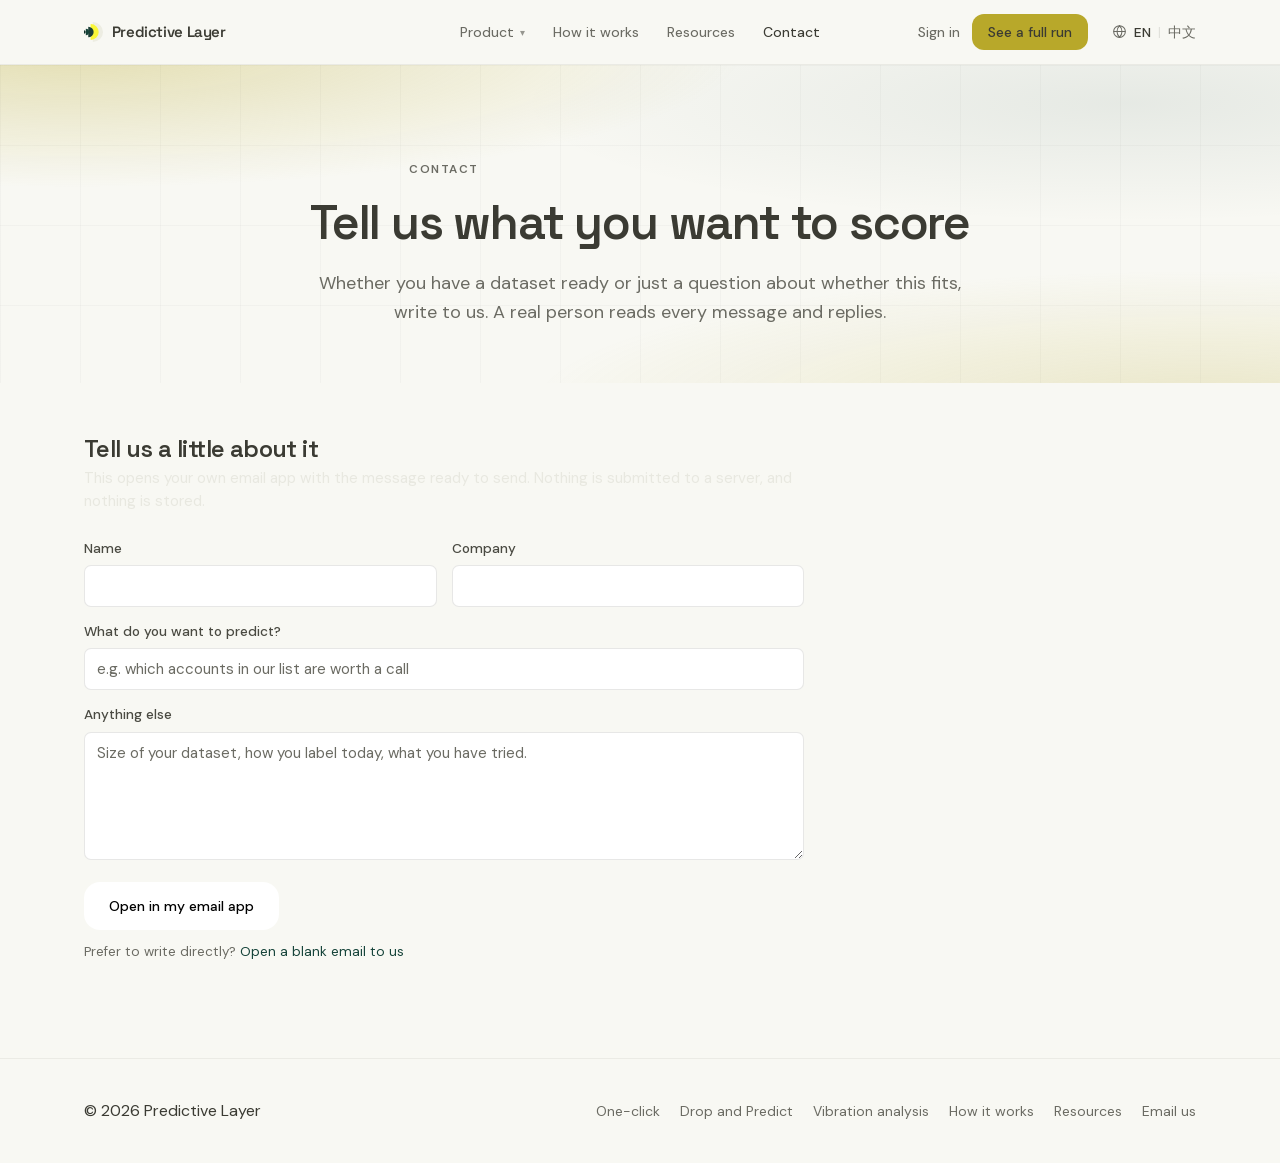
<file: contact.html>
<!DOCTYPE html>
<html lang="en">
<head>
<meta charset="utf-8">
<meta name="viewport" content="width=device-width, initial-scale=1">
<title>Contact — predictivelayer.io</title>
<meta name="description" content="Get in touch about Predictive Layer. Tell us what you want to predict and we will reply within a day.">
<meta name="theme-color" content="#f8f8f3">
<link rel="stylesheet" href="styles.css?v=46">
<link rel="icon" href="/logo.svg" type="image/svg+xml">
</head>
<body>

<header class="site-header">
  <div class="wrap nav">
    <a class="wordmark" href="index.html"><img class="wordmark-mark" src="logo.svg" alt="" width="19" height="20" aria-hidden="true">Predictive Layer</a>
    <nav class="nav-links">
      <div class="nav-item">
        <button class="nav-trigger" aria-expanded="false" aria-haspopup="true">Product <span class="chev">&#9662;</span></button>
        <div class="menu">
          <a class="menu-item" href="auto.html">
            <span class="menu-title">One-click <span class="menu-tag">Planning</span></span>
            <span class="menu-desc">Bring a question and a list of rows. It finds the data, labels a sample with you, and scores the rest.</span>
          </a>
          <a class="menu-item" href="product.html">
            <span class="menu-title">Drop and Predict <span class="menu-tag soft">Fast</span></span>
            <span class="menu-desc">Already have the rows and the labels? Drop in two CSVs and get a scored column back.</span>
          </a>
          <a class="menu-item" href="vibration_analysis/">
            <span class="menu-title">Vibration analysis <span class="menu-tag soft">Field</span></span>
            <span class="menu-desc">Describe turbine-generator vibration symptoms. Cited field cases and book passages propose the next checks.</span>
          </a>
        </div>
      </div>
      <a href="index.html#how">How it works</a>
      <a href="resources.html">Resources</a>
      <a href="contact.html" class="active">Contact</a>
    </nav>
    <div class="nav-right">
      <a class="nav-signin" href="https://app.predictivelayer.io">Sign in</a>
      <a class="btn btn-primary" href="auto.html">See a full run</a>
      <div class="lang-switch" role="group" aria-label="Language / 语言">
        <svg class="lang-globe" width="15" height="15" viewBox="0 0 16 16" fill="none" aria-hidden="true" focusable="false"><circle cx="8" cy="8" r="6.25" stroke="currentColor" stroke-width="1.1"/><path d="M1.75 8h12.5M8 1.75c1.7 1.85 2.65 3.95 2.65 6.25S9.7 12.4 8 14.25C6.3 12.4 5.35 10.3 5.35 8S6.3 3.6 8 1.75z" stroke="currentColor" stroke-width="1.1"/></svg>
        <span class="lang-current" aria-current="true">EN</span>
        <span class="lang-sep">|</span>
        <a class="lang-link" href="zh/contact.html">中文</a>
      </div>
    </div>
    <button class="nav-toggle" aria-expanded="false" aria-label="Menu">Menu</button>
  </div>
</header>

<main>

  <section class="hero page-hero">
    <div class="hero-bg" aria-hidden="true">
      <div class="hero-glow"></div>
      <div class="grid-veil"></div>
    </div>
    <div class="wrap narrow">
      <p class="eyebrow center">Contact</p>
      <h1 class="center">Tell us what you want to score</h1>
      <p class="sub center">Whether you have a dataset ready or just a question about whether this fits, write to us. A real person reads every message and replies.</p>
    </div>
  </section>

  <section class="tight">
    <div class="wrap narrow">
      <h2 style="font-size:1.5rem">Tell us a little about it</h2>
      <p style="color:var(--muted);font-size:.95rem">This opens your own email app with the message ready to send. Nothing is submitted to a server, and nothing is stored.</p>

      <form id="contact-form" style="margin-top:26px">
        <div class="grid grid-2" style="gap:15px">
          <div class="field">
            <label for="name">Name</label>
            <input id="name" name="name" type="text" autocomplete="name">
          </div>
          <div class="field">
            <label for="company">Company</label>
            <input id="company" name="company" type="text" autocomplete="organization">
          </div>
        </div>
        <div class="field">
          <label for="usecase">What do you want to predict?</label>
          <input id="usecase" name="usecase" type="text" placeholder="e.g. which accounts in our list are worth a call">
        </div>
        <div class="field">
          <label for="message">Anything else</label>
          <textarea id="message" name="message" placeholder="Size of your dataset, how you label today, what you have tried."></textarea>
        </div>
        <button class="btn btn-primary" type="submit">Open in my email app</button>
        <p class="form-note">Prefer to write directly? <a href="#" data-mail-open>Open a blank email to us</a></p>
      </form>

      <div class="form-fallback" id="mail-fallback" hidden>
        <p>Your email app should have opened with the message ready. If nothing happened, this browser has no mail app set up for it. Send the same message from Gmail, or copy it and write to <span class="addr" data-mail-address></span> yourself.</p>
        <div class="btn-row">
          <a class="btn btn-secondary" data-mail-gmail target="_blank" rel="noopener">Open in Gmail</a>
          <button class="btn btn-secondary" type="button" data-mail-copy-message>Copy the message</button>
        </div>
      </div>
    </div>
  </section>

</main>

<footer class="site-footer">
  <div class="wrap footer-row">
    <div>&copy; 2026 Predictive Layer</div>
    <div class="footer-links">
      <a href="auto.html">One-click</a>
      <a href="product.html">Drop and Predict</a>
      <a href="vibration_analysis/">Vibration analysis</a>
      <a href="index.html#how">How it works</a>
      <a href="resources.html">Resources</a>
      <a href="#" data-mail-open>Email us</a>
    </div>
  </div>
</footer>

<script src="main.js?v=20"></script>
</body>
</html>
</file>
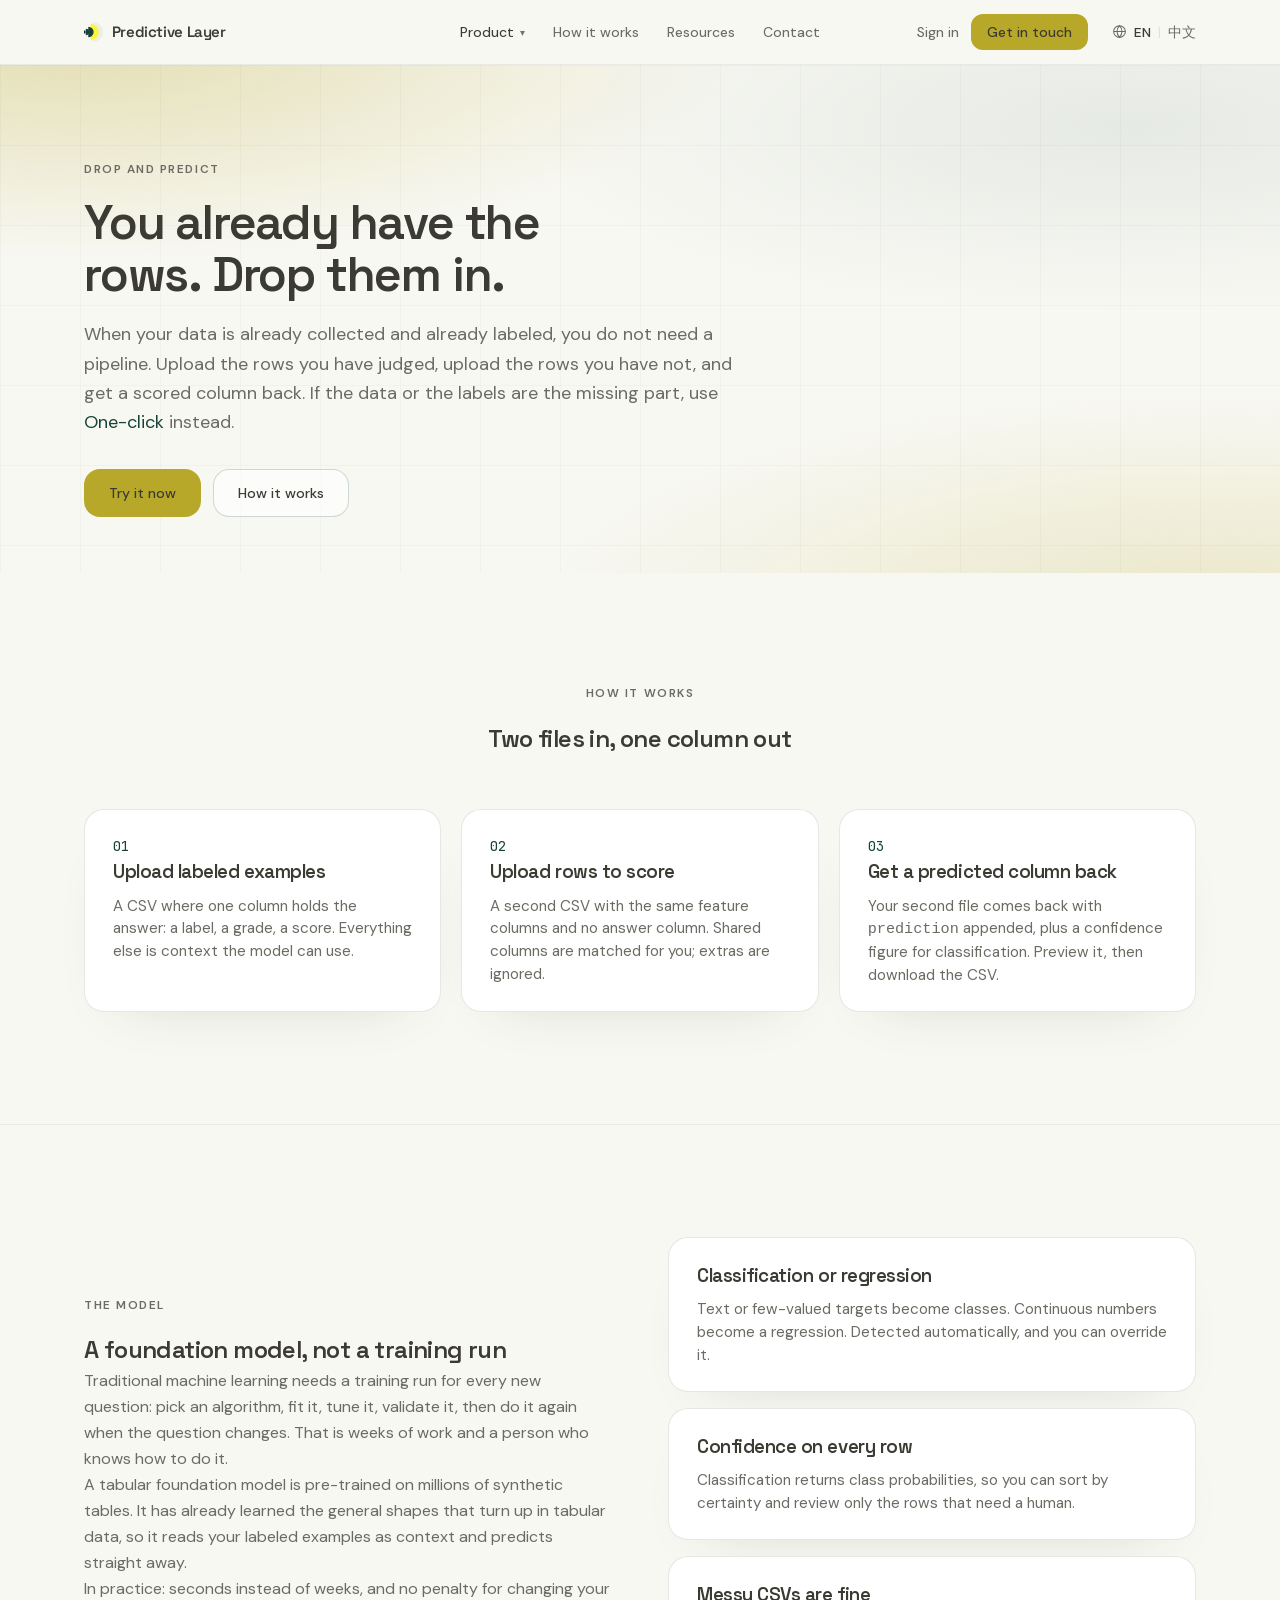
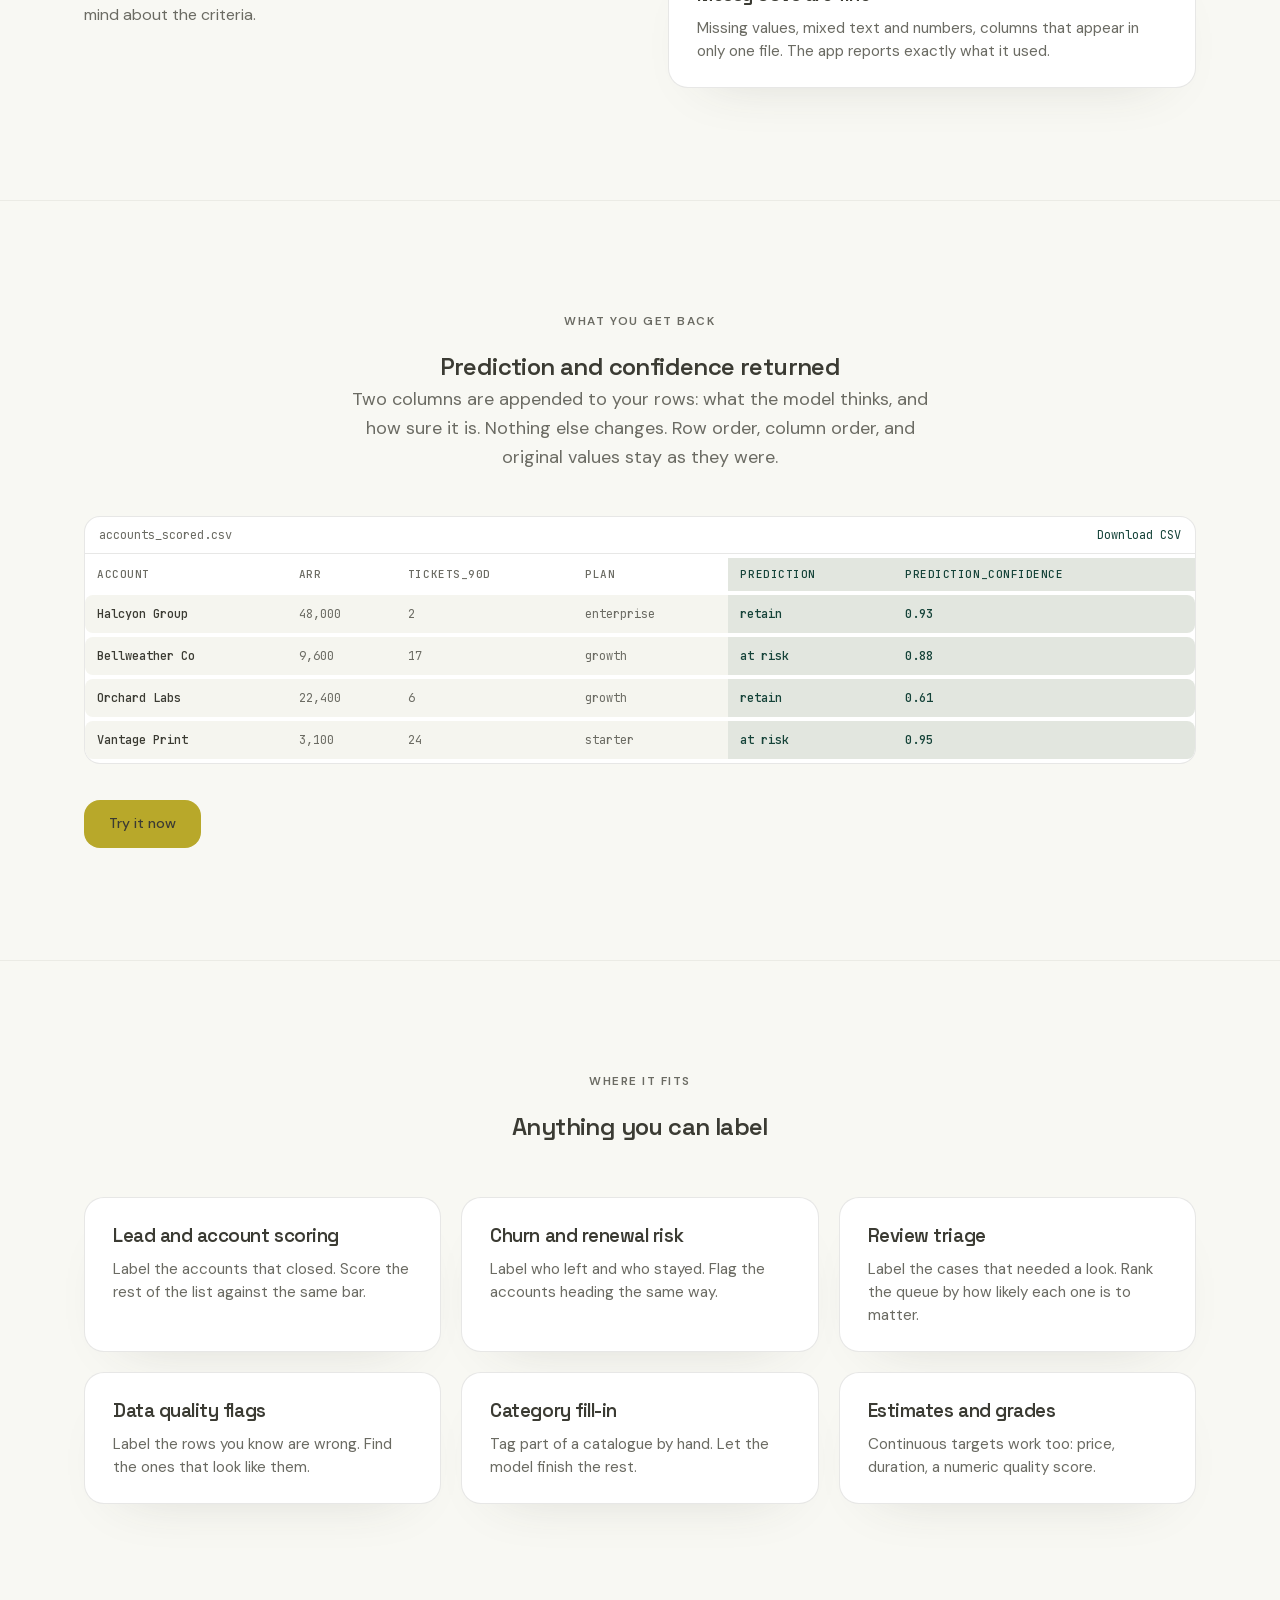
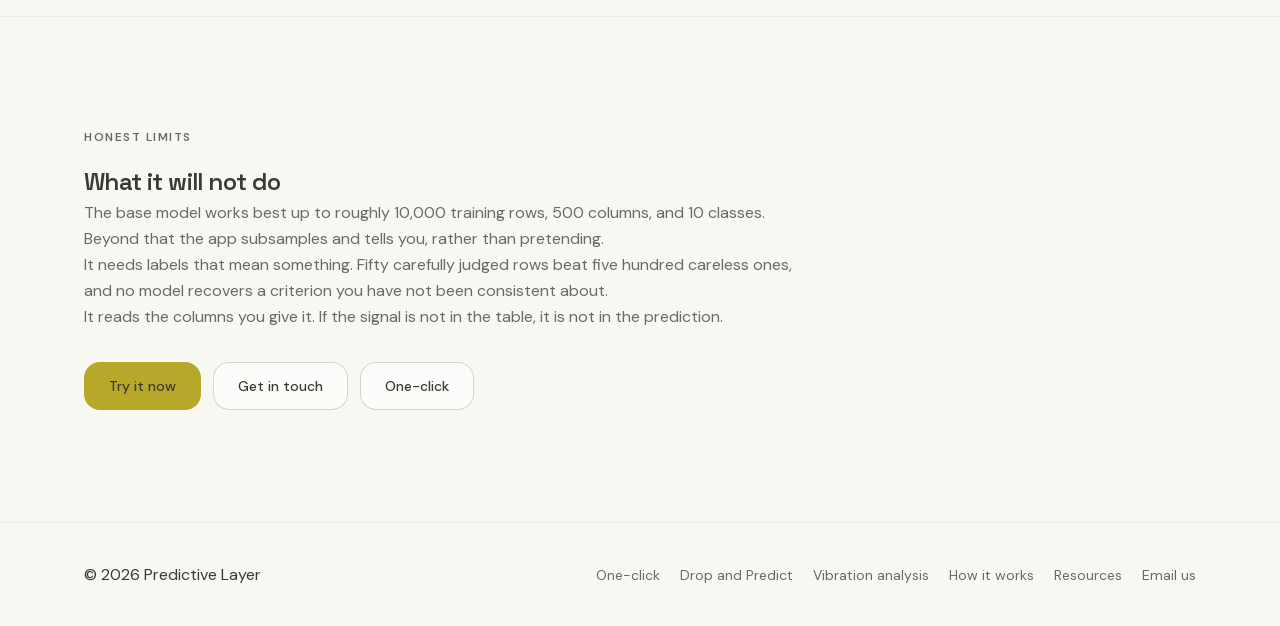
<file: product.html>
<!DOCTYPE html>
<html lang="en">
<head>
<meta charset="utf-8">
<meta name="viewport" content="width=device-width, initial-scale=1">
<title>Drop and Predict — predictivelayer.io</title>
<meta name="description" content="Drop in two datasets and get a predicted column back. How the predictive layer works, what it handles, and where its limits are.">
<meta name="theme-color" content="#f8f8f3">
<link rel="stylesheet" href="styles.css?v=46">
<link rel="icon" href="/logo.svg" type="image/svg+xml">
</head>
<body>

<header class="site-header">
  <div class="wrap nav">
    <a class="wordmark" href="index.html"><img class="wordmark-mark" src="logo.svg" alt="" width="19" height="20" aria-hidden="true">Predictive Layer</a>
    <nav class="nav-links">
      <div class="nav-item">
        <button class="nav-trigger active" aria-expanded="false" aria-haspopup="true">Product <span class="chev">&#9662;</span></button>
        <div class="menu">
          <a class="menu-item" href="auto.html">
            <span class="menu-title">One-click <span class="menu-tag">Planning</span></span>
            <span class="menu-desc">Bring a question and a list of rows. It finds the data, labels a sample with you, and scores the rest.</span>
          </a>
          <a class="menu-item" href="product.html">
            <span class="menu-title">Drop and Predict <span class="menu-tag soft">Fast</span></span>
            <span class="menu-desc">Already have the rows and the labels? Drop in two CSVs and get a scored column back.</span>
          </a>
          <a class="menu-item" href="vibration_analysis/">
            <span class="menu-title">Vibration analysis <span class="menu-tag soft">Field</span></span>
            <span class="menu-desc">Describe turbine-generator vibration symptoms. Cited field cases and book passages propose the next checks.</span>
          </a>
        </div>
      </div>
      <a href="index.html#how">How it works</a>
      <a href="resources.html">Resources</a>
      <a href="contact.html">Contact</a>
    </nav>
    <div class="nav-right">
      <a class="nav-signin" href="https://app.predictivelayer.io">Sign in</a>
      <a class="btn btn-primary" href="contact.html">Get in touch</a>
      <div class="lang-switch" role="group" aria-label="Language / 语言">
        <svg class="lang-globe" width="15" height="15" viewBox="0 0 16 16" fill="none" aria-hidden="true" focusable="false"><circle cx="8" cy="8" r="6.25" stroke="currentColor" stroke-width="1.1"/><path d="M1.75 8h12.5M8 1.75c1.7 1.85 2.65 3.95 2.65 6.25S9.7 12.4 8 14.25C6.3 12.4 5.35 10.3 5.35 8S6.3 3.6 8 1.75z" stroke="currentColor" stroke-width="1.1"/></svg>
        <span class="lang-current" aria-current="true">EN</span>
        <span class="lang-sep">|</span>
        <a class="lang-link" href="zh/product.html">中文</a>
      </div>
    </div>
    <button class="nav-toggle" aria-expanded="false" aria-label="Menu">Menu</button>
  </div>
</header>

<main>

  <section class="hero page-hero">
    <div class="hero-bg" aria-hidden="true">
      <div class="hero-glow"></div>
      <div class="grid-veil"></div>
    </div>
    <div class="wrap">
      <p class="eyebrow">Drop and Predict</p>
      <h1>You already have the rows. Drop them in.</h1>
      <p class="sub">When your data is already collected and already labeled, you do not need a pipeline. Upload the rows you have judged, upload the rows you have not, and get a scored column back. If the data or the labels are the missing part, use <a href="auto.html">One-click</a> instead.</p>
      <div class="btn-row">
        <a class="btn btn-accent" href="https://app.predictivelayer.io">Try it now</a>
        <a class="btn btn-secondary" href="#how">How it works</a>
      </div>
    </div>
  </section>

  <section id="how">
    <div class="wrap">
      <p class="eyebrow center">How it works</p>
      <h2 class="center">Two files in, one column out</h2>
      <div class="grid grid-3" style="margin-top:52px">
        <div class="card">
          <span class="step-num">01</span>
          <h3>Upload labeled examples</h3>
          <p>A CSV where one column holds the answer: a label, a grade, a score. Everything else is context the model can use.</p>
        </div>
        <div class="card">
          <span class="step-num">02</span>
          <h3>Upload rows to score</h3>
          <p>A second CSV with the same feature columns and no answer column. Shared columns are matched for you; extras are ignored.</p>
        </div>
        <div class="card">
          <span class="step-num">03</span>
          <h3>Get a predicted column back</h3>
          <p>Your second file comes back with <code>prediction</code> appended, plus a confidence figure for classification. Preview it, then download the CSV.</p>
        </div>
      </div>
    </div>
  </section>

  <section class="rule">
    <div class="wrap">
      <div class="grid split">
        <div>
          <p class="eyebrow">The model</p>
          <h2>A foundation model, not a training run</h2>
          <p class="lead">Traditional machine learning needs a training run for every new question: pick an algorithm, fit it, tune it, validate it, then do it again when the question changes. That is weeks of work and a person who knows how to do it.</p>
          <p class="lead">A tabular foundation model is pre-trained on millions of synthetic tables. It has already learned the general shapes that turn up in tabular data, so it reads your labeled examples as context and predicts straight away.</p>
          <p class="lead">In practice: seconds instead of weeks, and no penalty for changing your mind about the criteria.</p>
        </div>
        <div class="grid" style="gap:16px">
          <div class="card">
            <h3>Classification or regression</h3>
            <p>Text or few-valued targets become classes. Continuous numbers become a regression. Detected automatically, and you can override it.</p>
          </div>
          <div class="card">
            <h3>Confidence on every row</h3>
            <p>Classification returns class probabilities, so you can sort by certainty and review only the rows that need a human.</p>
          </div>
          <div class="card">
            <h3>Messy CSVs are fine</h3>
            <p>Missing values, mixed text and numbers, columns that appear in only one file. The app reports exactly what it used.</p>
          </div>
        </div>
      </div>
    </div>
  </section>

  <section class="rule">
    <div class="wrap">
      <p class="eyebrow center">What you get back</p>
      <h2 class="center">Prediction and confidence returned</h2>
      <p class="sub center">Two columns are appended to your rows: what the model thinks, and how sure it is. Nothing else changes. Row order, column order, and original values stay as they were.</p>

      <div class="tbl-wrap" style="margin-top:44px">
        <div class="tbl-head"><span>accounts_scored.csv</span><span class="dl">Download CSV</span></div>
        <div class="tbl-scroll">
          <table class="data">
            <thead>
              <tr>
                <th>account</th><th>arr</th><th>tickets_90d</th><th>plan</th>
                <th class="col-new">prediction</th><th class="col-new">prediction_confidence</th>
              </tr>
            </thead>
            <tbody>
              <tr><td>Halcyon Group</td><td>48,000</td><td>2</td><td>enterprise</td>
                  <td class="col-new">retain</td><td class="col-new">0.93</td></tr>
              <tr><td>Bellweather Co</td><td>9,600</td><td>17</td><td>growth</td>
                  <td class="col-new">at risk</td><td class="col-new">0.88</td></tr>
              <tr><td>Orchard Labs</td><td>22,400</td><td>6</td><td>growth</td>
                  <td class="col-new">retain</td><td class="col-new">0.61</td></tr>
              <tr><td>Vantage Print</td><td>3,100</td><td>24</td><td>starter</td>
                  <td class="col-new">at risk</td><td class="col-new">0.95</td></tr>
            </tbody>
          </table>
        </div>
      </div>

      <div class="btn-row center" style="margin-top:36px">
        <a class="btn btn-accent" href="https://app.predictivelayer.io">Try it now</a>
      </div>
    </div>
  </section>

  <section class="rule">
    <div class="wrap">
      <p class="eyebrow center">Where it fits</p>
      <h2 class="center">Anything you can label</h2>
      <div class="grid grid-3" style="margin-top:52px">
        <div class="card"><h3>Lead and account scoring</h3><p>Label the accounts that closed. Score the rest of the list against the same bar.</p></div>
        <div class="card"><h3>Churn and renewal risk</h3><p>Label who left and who stayed. Flag the accounts heading the same way.</p></div>
        <div class="card"><h3>Review triage</h3><p>Label the cases that needed a look. Rank the queue by how likely each one is to matter.</p></div>
        <div class="card"><h3>Data quality flags</h3><p>Label the rows you know are wrong. Find the ones that look like them.</p></div>
        <div class="card"><h3>Category fill-in</h3><p>Tag part of a catalogue by hand. Let the model finish the rest.</p></div>
        <div class="card"><h3>Estimates and grades</h3><p>Continuous targets work too: price, duration, a numeric quality score.</p></div>
      </div>
    </div>
  </section>

  <section class="rule">
    <div class="wrap narrow">
      <p class="eyebrow">Honest limits</p>
      <h2>What it will not do</h2>
      <p class="lead">The base model works best up to roughly 10,000 training rows, 500 columns, and 10 classes. Beyond that the app subsamples and tells you, rather than pretending.</p>
      <p class="lead">It needs labels that mean something. Fifty carefully judged rows beat five hundred careless ones, and no model recovers a criterion you have not been consistent about.</p>
      <p class="lead">It reads the columns you give it. If the signal is not in the table, it is not in the prediction.</p>
      <div class="btn-row">
        <a class="btn btn-accent" href="https://app.predictivelayer.io">Try it now</a>
        <a class="btn btn-secondary" href="contact.html">Get in touch</a>
        <a class="btn btn-secondary" href="auto.html">One-click</a>
      </div>
    </div>
  </section>

</main>

<footer class="site-footer">
  <div class="wrap footer-row">
    <div>&copy; 2026 Predictive Layer</div>
    <div class="footer-links">
      <a href="auto.html">One-click</a>
      <a href="product.html">Drop and Predict</a>
      <a href="vibration_analysis/">Vibration analysis</a>
      <a href="index.html#how">How it works</a>
      <a href="resources.html">Resources</a>
      <a href="#" data-mail-open>Email us</a>
    </div>
  </div>
</footer>

<script src="main.js?v=20"></script>
</body>
</html>
</file>
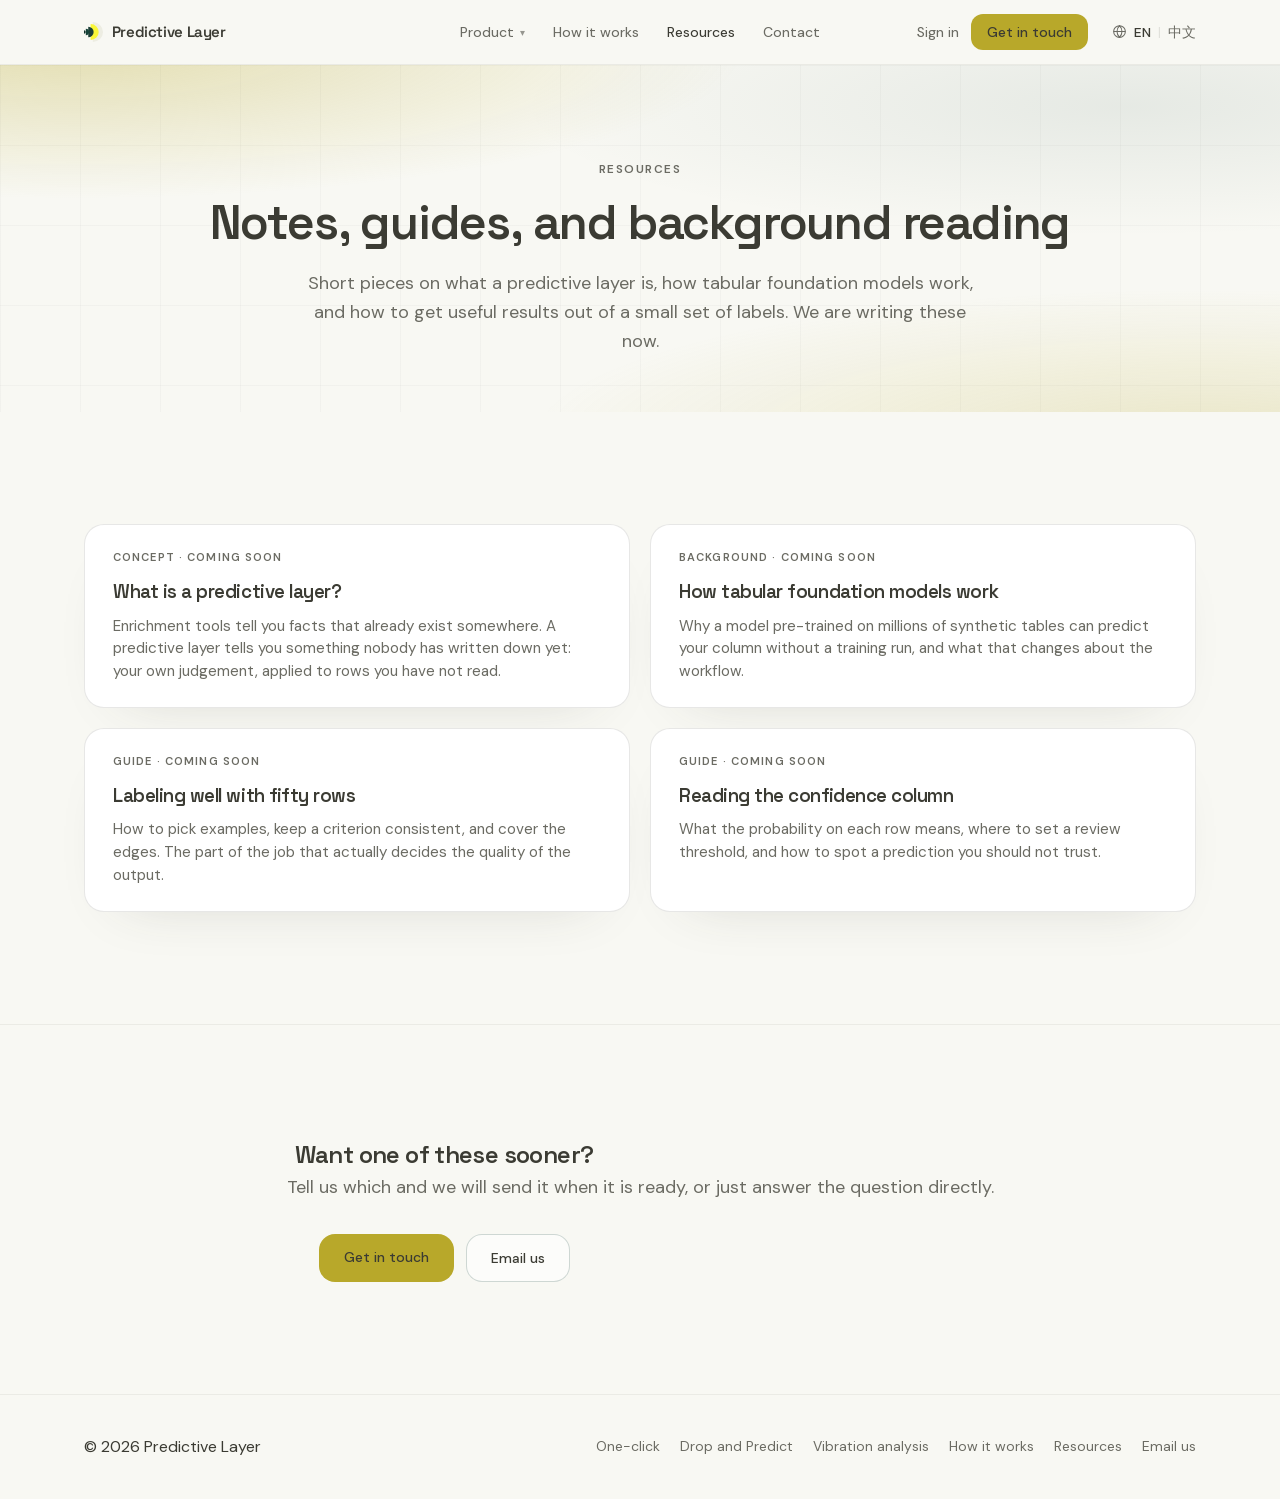
<file: resources.html>
<!DOCTYPE html>
<html lang="en">
<head>
<meta charset="utf-8">
<meta name="viewport" content="width=device-width, initial-scale=1">
<title>Resources — predictivelayer.io</title>
<meta name="description" content="Notes and guides on predictive layers and tabular foundation models.">
<meta name="theme-color" content="#f8f8f3">
<link rel="stylesheet" href="styles.css?v=46">
<link rel="icon" href="/logo.svg" type="image/svg+xml">
</head>
<body>

<header class="site-header">
  <div class="wrap nav">
    <a class="wordmark" href="index.html"><img class="wordmark-mark" src="logo.svg" alt="" width="19" height="20" aria-hidden="true">Predictive Layer</a>
    <nav class="nav-links">
      <div class="nav-item">
        <button class="nav-trigger" aria-expanded="false" aria-haspopup="true">Product <span class="chev">&#9662;</span></button>
        <div class="menu">
          <a class="menu-item" href="auto.html">
            <span class="menu-title">One-click <span class="menu-tag">Planning</span></span>
            <span class="menu-desc">Bring a question and a list of rows. It finds the data, labels a sample with you, and scores the rest.</span>
          </a>
          <a class="menu-item" href="product.html">
            <span class="menu-title">Drop and Predict <span class="menu-tag soft">Fast</span></span>
            <span class="menu-desc">Already have the rows and the labels? Drop in two CSVs and get a scored column back.</span>
          </a>
          <a class="menu-item" href="vibration_analysis/">
            <span class="menu-title">Vibration analysis <span class="menu-tag soft">Field</span></span>
            <span class="menu-desc">Describe turbine-generator vibration symptoms. Cited field cases and book passages propose the next checks.</span>
          </a>
        </div>
      </div>
      <a href="index.html#how">How it works</a>
      <a href="resources.html" class="active">Resources</a>
      <a href="contact.html">Contact</a>
    </nav>
    <div class="nav-right">
      <a class="nav-signin" href="https://app.predictivelayer.io">Sign in</a>
      <a class="btn btn-primary" href="contact.html">Get in touch</a>
      <div class="lang-switch" role="group" aria-label="Language / 语言">
        <svg class="lang-globe" width="15" height="15" viewBox="0 0 16 16" fill="none" aria-hidden="true" focusable="false"><circle cx="8" cy="8" r="6.25" stroke="currentColor" stroke-width="1.1"/><path d="M1.75 8h12.5M8 1.75c1.7 1.85 2.65 3.95 2.65 6.25S9.7 12.4 8 14.25C6.3 12.4 5.35 10.3 5.35 8S6.3 3.6 8 1.75z" stroke="currentColor" stroke-width="1.1"/></svg>
        <span class="lang-current" aria-current="true">EN</span>
        <span class="lang-sep">|</span>
        <a class="lang-link" href="zh/resources.html">中文</a>
      </div>
    </div>
    <button class="nav-toggle" aria-expanded="false" aria-label="Menu">Menu</button>
  </div>
</header>

<main>

  <section class="hero page-hero">
    <div class="hero-bg" aria-hidden="true">
      <div class="hero-glow"></div>
      <div class="grid-veil"></div>
    </div>
    <div class="wrap">
      <p class="eyebrow center">Resources</p>
      <h1 class="center">Notes, guides, and background reading</h1>
      <p class="sub center">Short pieces on what a predictive layer is, how tabular foundation models work, and how to get useful results out of a small set of labels. We are writing these now.</p>
    </div>
  </section>

  <section>
    <div class="wrap">
      <div class="grid grid-2">

        <div class="card card-link">
          <div class="card-tag">Concept &middot; Coming soon</div>
          <h3>What is a predictive layer?</h3>
          <p>Enrichment tools tell you facts that already exist somewhere. A predictive layer tells you something nobody has written down yet: your own judgement, applied to rows you have not read.</p>
        </div>

        <div class="card card-link">
          <div class="card-tag">Background &middot; Coming soon</div>
          <h3>How tabular foundation models work</h3>
          <p>Why a model pre-trained on millions of synthetic tables can predict your column without a training run, and what that changes about the workflow.</p>
        </div>

        <div class="card card-link">
          <div class="card-tag">Guide &middot; Coming soon</div>
          <h3>Labeling well with fifty rows</h3>
          <p>How to pick examples, keep a criterion consistent, and cover the edges. The part of the job that actually decides the quality of the output.</p>
        </div>

        <div class="card card-link">
          <div class="card-tag">Guide &middot; Coming soon</div>
          <h3>Reading the confidence column</h3>
          <p>What the probability on each row means, where to set a review threshold, and how to spot a prediction you should not trust.</p>
        </div>

      </div>
    </div>
  </section>

  <section class="rule">
    <div class="wrap narrow center">
      <h2>Want one of these sooner?</h2>
      <p class="sub center" style="margin-bottom:0">Tell us which and we will send it when it is ready, or just answer the question directly.</p>
      <div class="btn-row center">
        <a class="btn btn-accent" href="contact.html">Get in touch</a>
        <button class="btn btn-secondary" data-mail-open>Email us</button>
      </div>
    </div>
  </section>

</main>

<footer class="site-footer">
  <div class="wrap footer-row">
    <div>&copy; 2026 Predictive Layer</div>
    <div class="footer-links">
      <a href="auto.html">One-click</a>
      <a href="product.html">Drop and Predict</a>
      <a href="vibration_analysis/">Vibration analysis</a>
      <a href="index.html#how">How it works</a>
      <a href="resources.html">Resources</a>
      <a href="#" data-mail-open>Email us</a>
    </div>
  </div>
</footer>

<script src="main.js?v=20"></script>
</body>
</html>
</file>
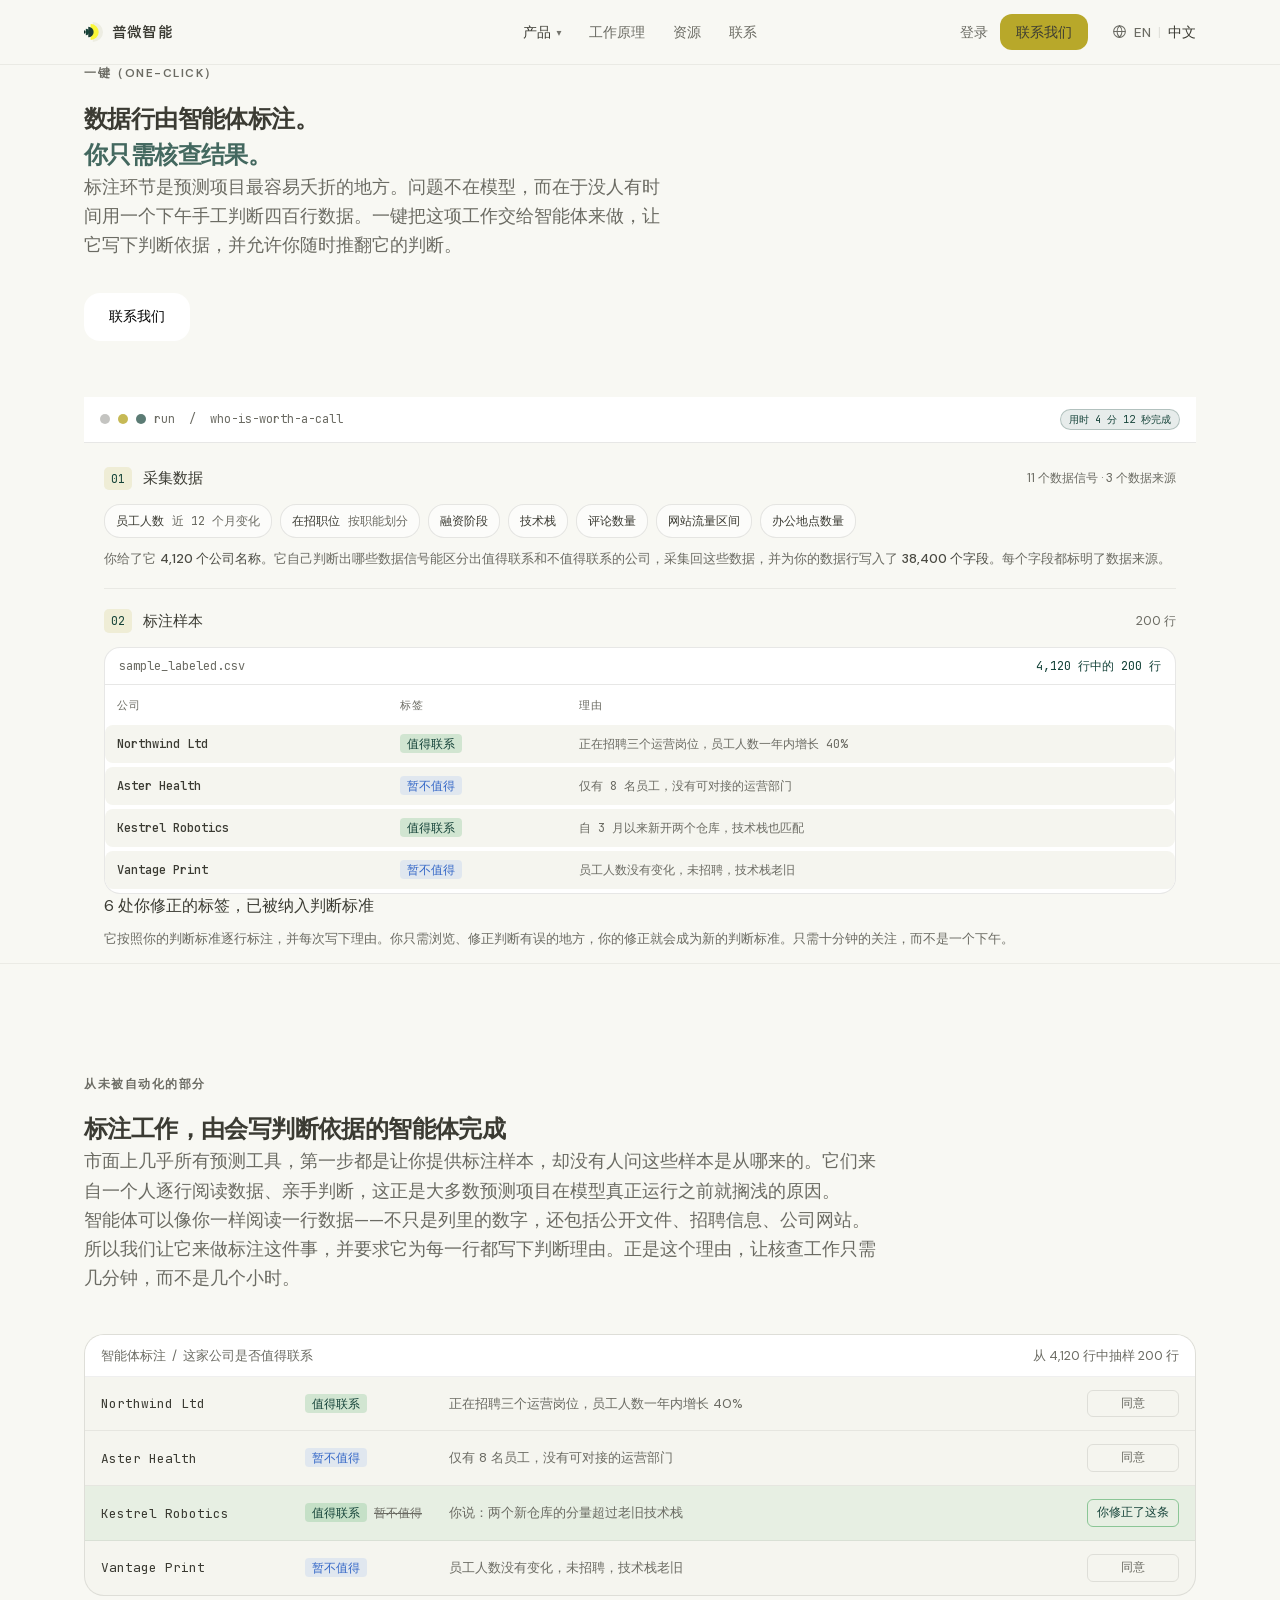
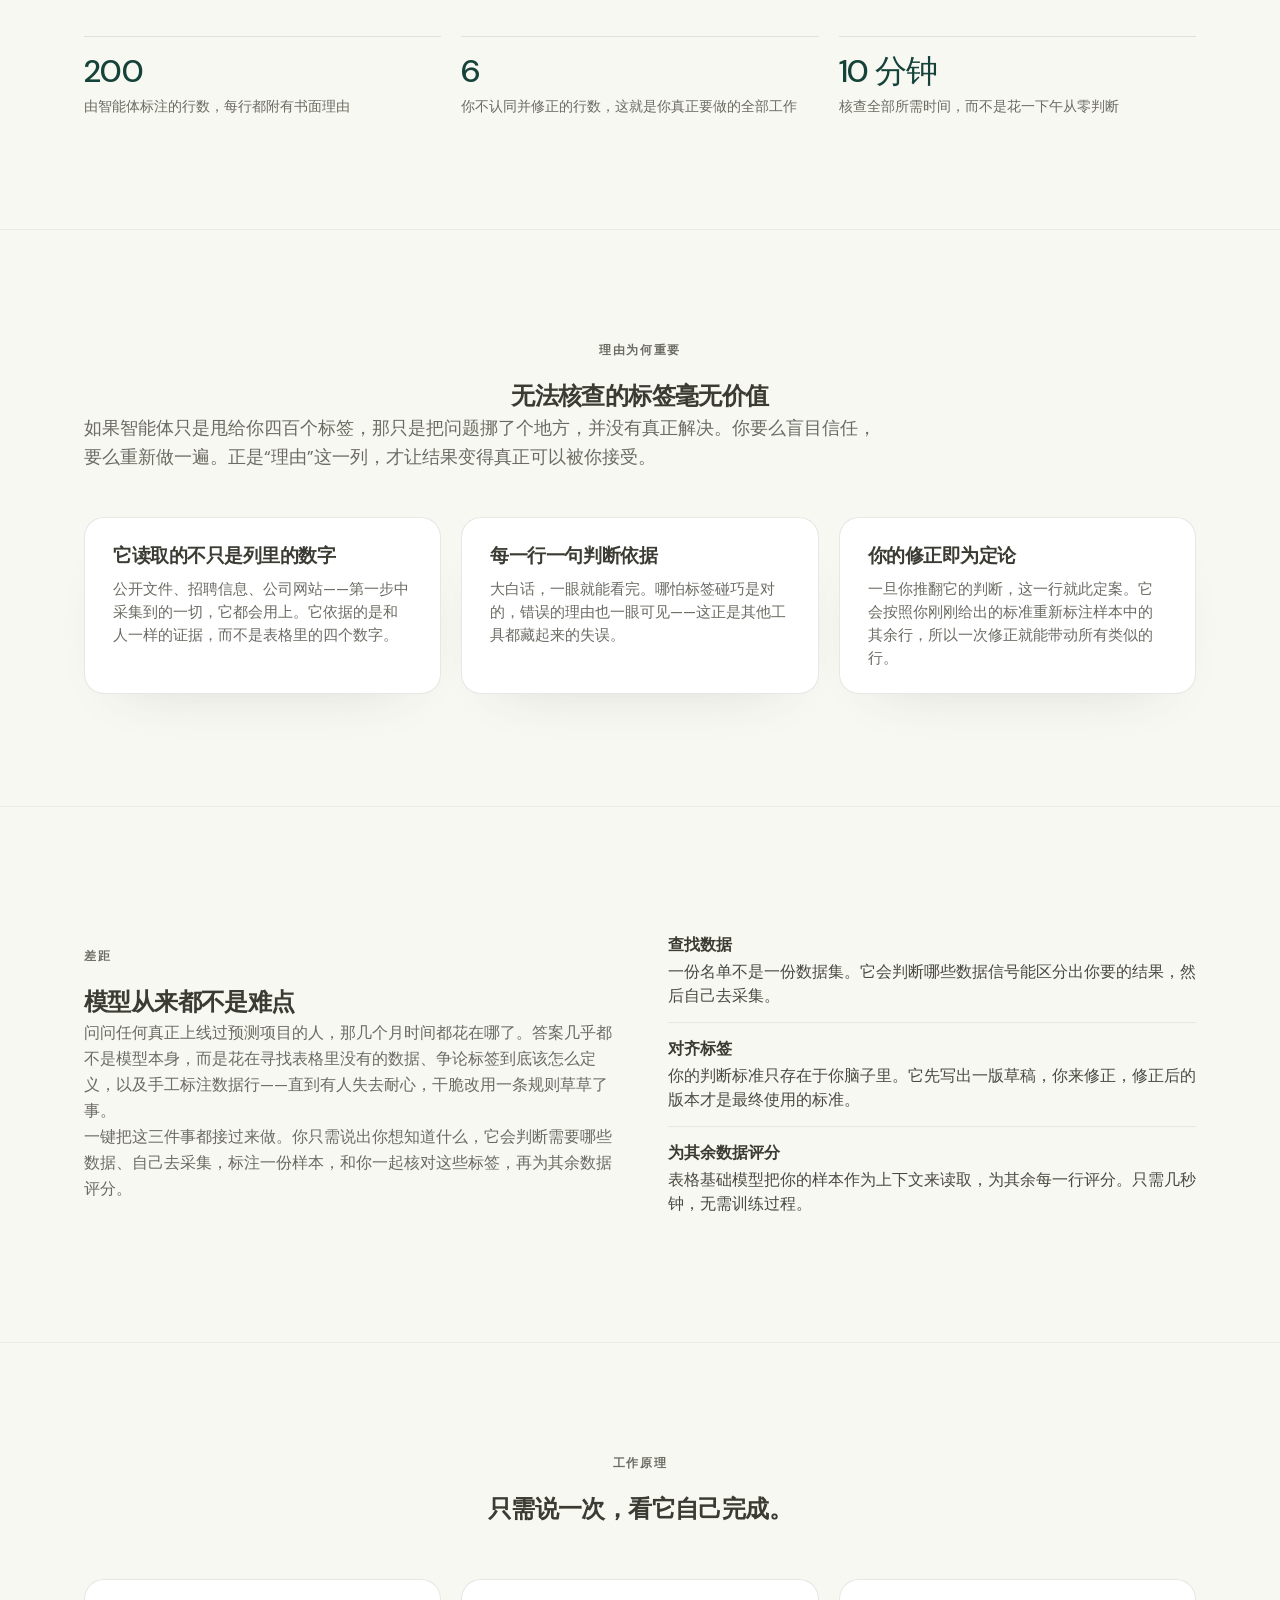
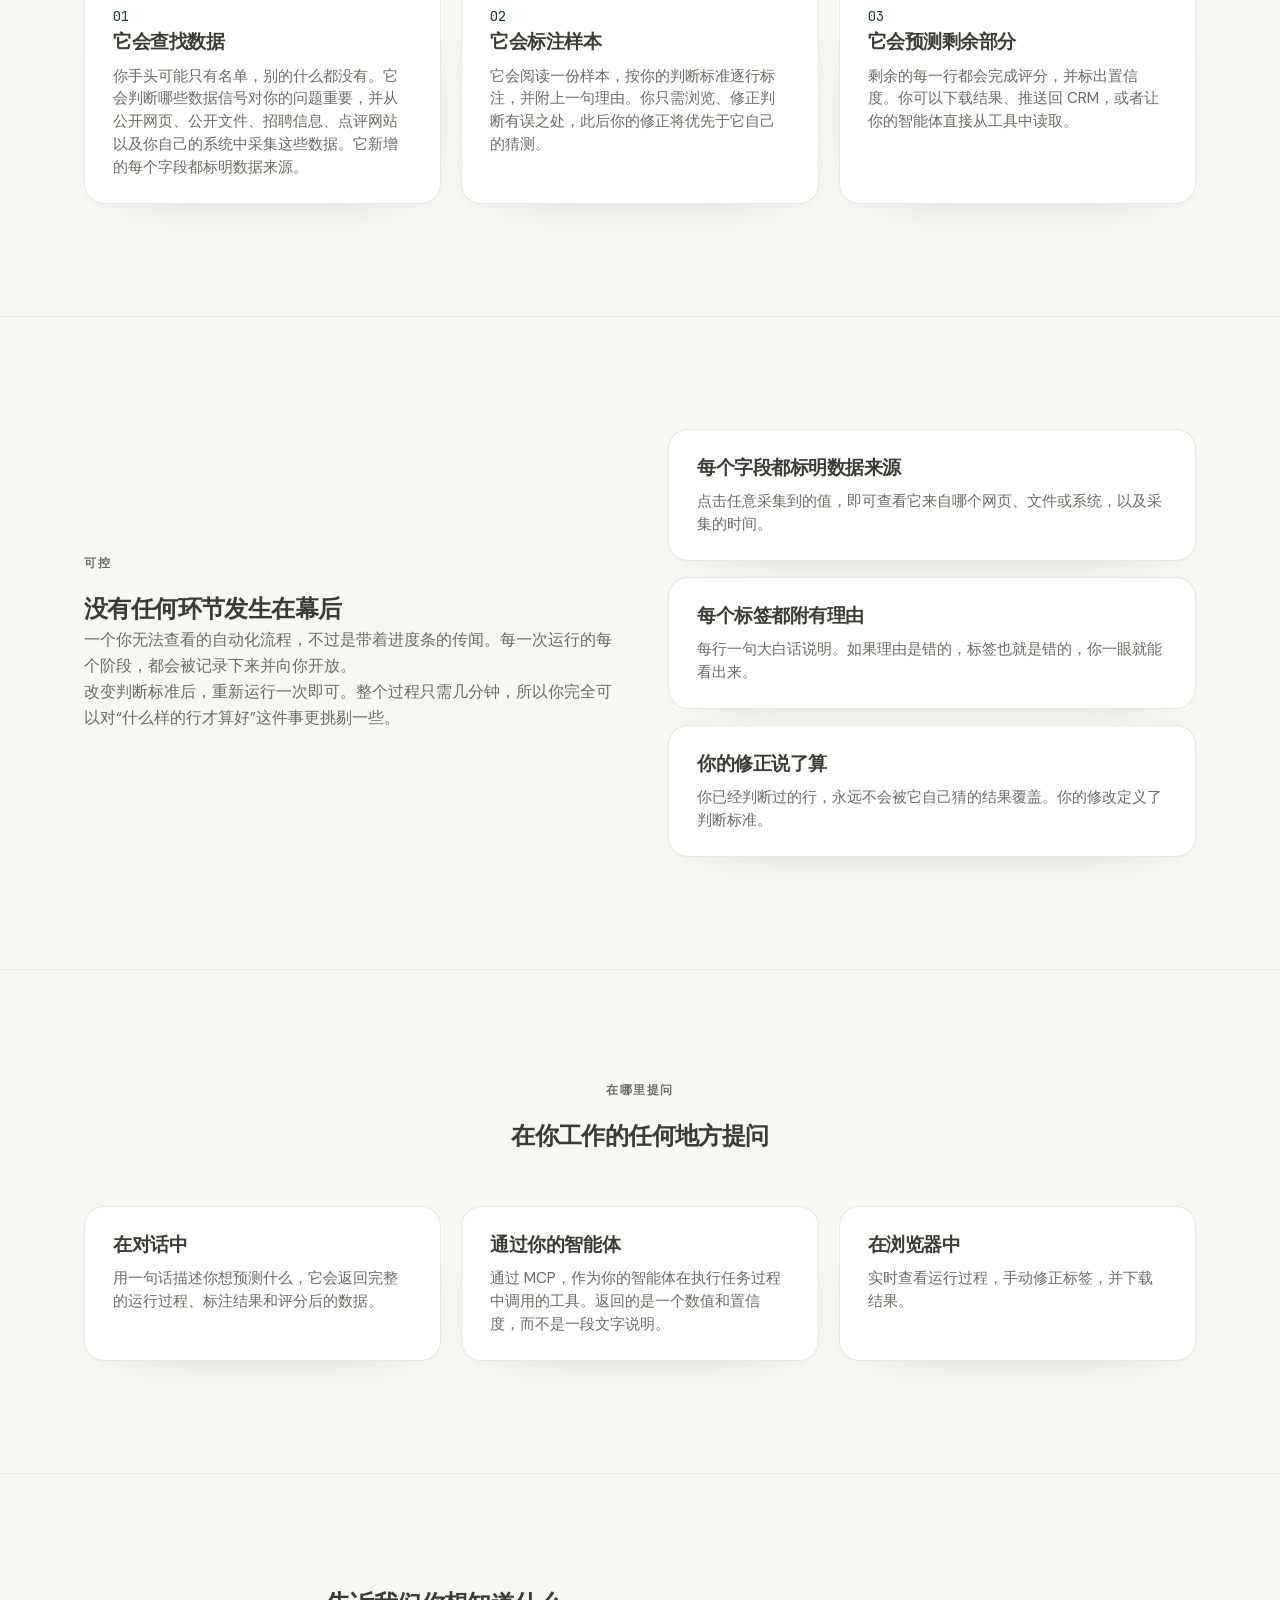
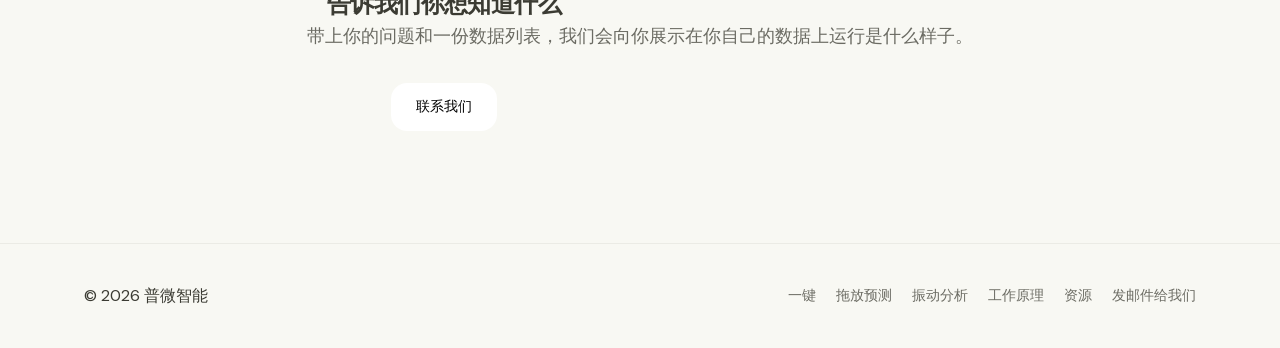
<file: zh/auto.html>
<!DOCTYPE html>
<html lang="zh-CN">
<head>
<meta charset="utf-8">
<meta name="viewport" content="width=device-width, initial-scale=1">
<title>一键 — 智能体为你标注数据行，你负责核查</title>
<meta name="description" content="智能体逐行阅读数据，按你的判断标准进行标注，并写下理由。你修正它判断错误的地方，你的修正就成为新的判断标准。然后它会为其余所有数据评分。">
<meta name="theme-color" content="#000000">
<link rel="stylesheet" href="../styles.css?v=46">
<link rel="icon" href="/logo.svg" type="image/svg+xml">
</head>
<body>

<header class="site-header">
  <div class="wrap nav">
    <a class="wordmark" href="index.html"><img class="wordmark-mark" src="../logo.svg" alt="" width="19" height="20" aria-hidden="true">普微智能</a>
    <nav class="nav-links">
      <div class="nav-item">
        <button class="nav-trigger active" aria-expanded="false" aria-haspopup="true">产品 <span class="chev">&#9662;</span></button>
        <div class="menu">
          <a class="menu-item" href="auto.html">
            <span class="menu-title">一键 <span class="menu-tag">规划中</span></span>
            <span class="menu-desc">带着一个问题和一份数据列表来。它会帮你查找数据、与你一起标注样本，并为剩余部分评分。</span>
          </a>
          <a class="menu-item" href="product.html">
            <span class="menu-title">拖放预测 <span class="menu-tag soft">快速</span></span>
            <span class="menu-desc">已有数据和标签？上传两个 CSV 文件，即可拿到一个预测列。</span>
          </a>
          <a class="menu-item" href="../vibration_analysis/">
            <span class="menu-title">振动分析 <span class="menu-tag soft">现场</span></span>
            <span class="menu-desc">描述汽轮发电机组振动症状。检索并核对现场案例与书中原文，给出建议检查项。</span>
          </a>

        </div>
      </div>
      <a href="index.html#how">工作原理</a>
      <a href="resources.html">资源</a>
      <a href="contact.html">联系</a>
    </nav>
    <div class="nav-right">
      <a class="nav-signin" href="https://app.predictivelayer.io">登录</a>
      <a class="btn btn-primary" href="contact.html">联系我们</a>
      <div class="lang-switch" role="group" aria-label="Language / 语言">
        <svg class="lang-globe" width="15" height="15" viewBox="0 0 16 16" fill="none" aria-hidden="true" focusable="false"><circle cx="8" cy="8" r="6.25" stroke="currentColor" stroke-width="1.1"/><path d="M1.75 8h12.5M8 1.75c1.7 1.85 2.65 3.95 2.65 6.25S9.7 12.4 8 14.25C6.3 12.4 5.35 10.3 5.35 8S6.3 3.6 8 1.75z" stroke="currentColor" stroke-width="1.1"/></svg>
        <a class="lang-link" href="../auto.html">EN</a>
        <span class="lang-sep">|</span>
        <span class="lang-current" aria-current="true">中文</span>
      </div>
    </div>
    <button class="nav-toggle" aria-expanded="false" aria-label="菜单">菜单</button>
  </div>
</header>

<main>

  <section class="hero">
    <div class="wrap">
      <p class="eyebrow">一键（One-click）</p>
      <h1>数据行由智能体标注。<br class="brk"> <span class="hl">你只需核查结果。</span></h1>
      <p class="sub">标注环节是预测项目最容易夭折的地方。问题不在模型，而在于没人有时间用一个下午手工判断四百行数据。一键把这项工作交给智能体来做，让它写下判断依据，并允许你随时推翻它的判断。</p>
      <div class="btn-row center">
        <a class="btn btn-primary" href="contact.html">联系我们</a>
      </div>

      <div class="hero-visual">
        <div class="demo">
          <div class="demo-bar">
            <span class="dots"><i></i><i></i><i></i></span>
            <span>run &nbsp;/&nbsp; who-is-worth-a-call</span>
            <span class="spacer"></span>
            <span class="pill"><span class="live"></span> 用时 4 分 12 秒完成</span>
          </div>

          <div class="demo-body" style="min-height:0;gap:0">

            <div class="run-stage">
              <div class="run-head"><span class="run-num">01</span> 采集数据 <span class="tick">11 个数据信号 · 3 个数据来源</span></div>
              <div class="chips show">
                <span class="chip">员工人数 <span class="sz">近 12 个月变化</span></span>
                <span class="chip">在招职位 <span class="sz">按职能划分</span></span>
                <span class="chip">融资阶段</span>
                <span class="chip">技术栈</span>
                <span class="chip">评论数量</span>
                <span class="chip">网站流量区间</span>
                <span class="chip">办公地点数量</span>
              </div>
              <p class="run-meta">你给了它 <b>4,120 个公司名称</b>。它自己判断出哪些数据信号能区分出值得联系和不值得联系的公司，采集回这些数据，并为你的数据行写入了 <b>38,400 个字段</b>。每个字段都标明了数据来源。</p>
            </div>

            <div class="run-stage">
              <div class="run-head"><span class="run-num">02</span> 标注样本 <span class="tick">200 行</span></div>
              <div class="tbl-wrap">
                <div class="tbl-head"><span>sample_labeled.csv</span><span class="dl">4,120 行中的 200 行</span></div>
                <div class="tbl-scroll">
                  <table class="data">
                    <tr><th>公司</th><th>标签</th><th>理由</th></tr>
                    <tr class="in"><td>Northwind Ltd</td><td><span class="tag-good">值得联系</span></td>
                        <td class="why">正在招聘三个运营岗位，员工人数一年内增长 40%</td></tr>
                    <tr class="in"><td>Aster Health</td><td><span class="tag-bad">暂不值得</span></td>
                        <td class="why">仅有 8 名员工，没有可对接的运营部门</td></tr>
                    <tr class="in"><td>Kestrel Robotics</td><td><span class="tag-good">值得联系</span></td>
                        <td class="why">自 3 月以来新开两个仓库，技术栈也匹配</td></tr>
                    <tr class="in"><td>Vantage Print</td><td><span class="tag-bad">暂不值得</span></td>
                        <td class="why">员工人数没有变化，未招聘，技术栈老旧</td></tr>
                  </table>
                </div>
              </div>
              <span class="fix"><span class="n">6</span> 处你修正的标签，已被纳入判断标准</span>
              <p class="run-meta">它按照你的判断标准逐行标注，并每次写下理由。你只需浏览、修正判断有误的地方，你的修正就会成为新的判断标准。只需十分钟的关注，而不是一个下午。</p>
            </div>

            <div class="run-stage">
              <div class="run-head"><span class="run-num">03</span> 为其余数据评分 <span class="tick">3,920 行</span></div>
              <div class="tbl-wrap">
                <div class="tbl-head"><span>companies_scored.csv</span><span class="dl">下载 CSV</span></div>
                <div class="tbl-scroll">
                  <table class="data">
                    <tr><th>公司</th><th>员工人数</th><th>在招职位</th><th>阶段</th>
                        <th class="col-new">预测列</th><th class="col-new">置信度</th></tr>
                    <tr class="in"><td>Halcyon Group</td><td>310</td><td>7</td><td>B轮</td>
                        <td class="col-new">值得联系</td><td class="col-new">0.94</td></tr>
                    <tr class="in"><td>Bellweather Co</td><td>44</td><td>0</td><td>种子轮</td>
                        <td class="col-new">暂不值得</td><td class="col-new">0.89</td></tr>
                    <tr class="in"><td>Orchard Labs</td><td>1,180</td><td>21</td><td>D轮</td>
                        <td class="col-new">值得联系</td><td class="col-new">0.86</td></tr>
                    <tr class="in"><td>Merrow Freight</td><td>96</td><td>2</td><td>自筹资金</td>
                        <td class="col-new">值得联系</td><td class="col-new">0.58</td></tr>
                  </table>
                </div>
              </div>
              <p class="run-meta">剩余的每一行都完成了评分，并标出置信度。按置信度排序，你就知道哪些行可以放心，哪些需要自己看一遍。</p>
            </div>

          </div>
        </div>
      </div>
    </div>
  </section>

  <section class="rule">
    <div class="wrap">
      <p class="eyebrow">从未被自动化的部分</p>
      <h2>标注工作，由会写判断依据的智能体完成</h2>
      <p class="sub" style="max-width:66ch">市面上几乎所有预测工具，第一步都是让你提供标注样本，却没有人问这些样本是从哪来的。它们来自一个人逐行阅读数据、亲手判断，这正是大多数预测项目在模型真正运行之前就搁浅的原因。</p>
      <p class="sub" style="max-width:66ch">智能体可以像你一样阅读一行数据——不只是列里的数字，还包括公开文件、招聘信息、公司网站。所以我们让它来做标注这件事，并要求它为每一行都写下判断理由。正是这个理由，让核查工作只需几分钟，而不是几个小时。</p>

      <div class="label-demo" style="margin-top:40px">
        <div class="cap">
          <span>智能体标注 &nbsp;/&nbsp; 这家公司是否值得联系</span>
          <span class="spacer"></span>
          <span>从 4,120 行中抽样 200 行</span>
        </div>

        <div class="lrow">
          <span class="co">Northwind Ltd</span>
          <span><span class="tag-good">值得联系</span></span>
          <span class="why">正在招聘三个运营岗位，员工人数一年内增长 40%</span>
          <span class="act">同意</span>
        </div>
        <div class="lrow">
          <span class="co">Aster Health</span>
          <span><span class="tag-bad">暂不值得</span></span>
          <span class="why">仅有 8 名员工，没有可对接的运营部门</span>
          <span class="act">同意</span>
        </div>
        <div class="lrow fixed">
          <span class="co">Kestrel Robotics</span>
          <span><span class="tag-good">值得联系</span><span class="was">暂不值得</span></span>
          <span class="why">你说：两个新仓库的分量超过老旧技术栈</span>
          <span class="act">你修正了这条</span>
        </div>
        <div class="lrow">
          <span class="co">Vantage Print</span>
          <span><span class="tag-bad">暂不值得</span></span>
          <span class="why">员工人数没有变化，未招聘，技术栈老旧</span>
          <span class="act">同意</span>
        </div>
      </div>

      <div class="stat-row">
        <div class="stat"><div class="n">200</div><div class="l">由智能体标注的行数，每行都附有书面理由</div></div>
        <div class="stat"><div class="n">6</div><div class="l">你不认同并修正的行数，这就是你真正要做的全部工作</div></div>
        <div class="stat"><div class="n">10 分钟</div><div class="l">核查全部所需时间，而不是花一下午从零判断</div></div>
      </div>
    </div>
  </section>

  <section class="rule">
    <div class="wrap">
      <p class="eyebrow center">理由为何重要</p>
      <h2 class="center">无法核查的标签毫无价值</h2>
      <p class="sub" style="max-width:66ch">如果智能体只是甩给你四百个标签，那只是把问题挪了个地方，并没有真正解决。你要么盲目信任，要么重新做一遍。正是“理由”这一列，才让结果变得真正可以被你接受。</p>
      <div class="grid grid-3" style="margin-top:44px">
        <div class="card">
          <h3>它读取的不只是列里的数字</h3>
          <p>公开文件、招聘信息、公司网站——第一步中采集到的一切，它都会用上。它依据的是和人一样的证据，而不是表格里的四个数字。</p>
        </div>
        <div class="card">
          <h3>每一行一句判断依据</h3>
          <p>大白话，一眼就能看完。哪怕标签碰巧是对的，错误的理由也一眼可见——这正是其他工具都藏起来的失误。</p>
        </div>
        <div class="card">
          <h3>你的修正即为定论</h3>
          <p>一旦你推翻它的判断，这一行就此定案。它会按照你刚刚给出的标准重新标注样本中的其余行，所以一次修正就能带动所有类似的行。</p>
        </div>
      </div>
    </div>
  </section>

  <section class="rule">
    <div class="wrap">
      <div class="grid split">
        <div>
          <p class="eyebrow">差距</p>
          <h2>模型从来都不是难点</h2>
          <p class="lead">问问任何真正上线过预测项目的人，那几个月时间都花在哪了。答案几乎都不是模型本身，而是花在寻找表格里没有的数据、争论标签到底该怎么定义，以及手工标注数据行——直到有人失去耐心，干脆改用一条规则草草了事。</p>
          <p class="lead">一键把这三件事都接过来做。你只需说出你想知道什么，它会判断需要哪些数据、自己去采集，标注一份样本，和你一起核对这些标签，再为其余数据评分。</p>
        </div>
        <ul class="plain">
          <li><b>查找数据</b>一份名单不是一份数据集。它会判断哪些数据信号能区分出你要的结果，然后自己去采集。</li>
          <li><b>对齐标签</b>你的判断标准只存在于你脑子里。它先写出一版草稿，你来修正，修正后的版本才是最终使用的标准。</li>
          <li><b>为其余数据评分</b>表格基础模型把你的样本作为上下文来读取，为其余每一行评分。只需几秒钟，无需训练过程。</li>
        </ul>
      </div>
    </div>
  </section>

  <section class="rule">
    <div class="wrap">
      <p class="eyebrow center">工作原理</p>
      <h2 class="center">只需说一次，看它自己完成。</h2>
      <div class="grid grid-3" style="margin-top:52px">
        <div class="card">
          <span class="step-num">01</span>
          <h3>它会查找数据</h3>
          <p>你手头可能只有名单，别的什么都没有。它会判断哪些数据信号对你的问题重要，并从公开网页、公开文件、招聘信息、点评网站以及你自己的系统中采集这些数据。它新增的每个字段都标明数据来源。</p>
        </div>
        <div class="card">
          <span class="step-num">02</span>
          <h3>它会标注样本</h3>
          <p>它会阅读一份样本，按你的判断标准逐行标注，并附上一句理由。你只需浏览、修正判断有误之处，此后你的修正将优先于它自己的猜测。</p>
        </div>
        <div class="card">
          <span class="step-num">03</span>
          <h3>它会预测剩余部分</h3>
          <p>剩余的每一行都会完成评分，并标出置信度。你可以下载结果、推送回 CRM，或者让你的智能体直接从工具中读取。</p>
        </div>
      </div>
    </div>
  </section>

  <section class="rule">
    <div class="wrap">
      <div class="grid split">
        <div>
          <p class="eyebrow">可控</p>
          <h2>没有任何环节发生在幕后</h2>
          <p class="lead">一个你无法查看的自动化流程，不过是带着进度条的传闻。每一次运行的每个阶段，都会被记录下来并向你开放。</p>
          <p class="lead">改变判断标准后，重新运行一次即可。整个过程只需几分钟，所以你完全可以对“什么样的行才算好”这件事更挑剔一些。</p>
        </div>
        <div class="grid" style="gap:16px">
          <div class="card"><h3>每个字段都标明数据来源</h3><p>点击任意采集到的值，即可查看它来自哪个网页、文件或系统，以及采集的时间。</p></div>
          <div class="card"><h3>每个标签都附有理由</h3><p>每行一句大白话说明。如果理由是错的，标签也就是错的，你一眼就能看出来。</p></div>
          <div class="card"><h3>你的修正说了算</h3><p>你已经判断过的行，永远不会被它自己猜的结果覆盖。你的修改定义了判断标准。</p></div>
        </div>
      </div>
    </div>
  </section>

  <section class="rule">
    <div class="wrap">
      <p class="eyebrow center">在哪里提问</p>
      <h2 class="center">在你工作的任何地方提问</h2>
      <div class="grid grid-3" style="margin-top:52px">
        <div class="card"><h3>在对话中</h3><p>用一句话描述你想预测什么，它会返回完整的运行过程、标注结果和评分后的数据。</p></div>
        <div class="card"><h3>通过你的智能体</h3><p>通过 MCP，作为你的智能体在执行任务过程中调用的工具。返回的是一个数值和置信度，而不是一段文字说明。</p></div>
        <div class="card"><h3>在浏览器中</h3><p>实时查看运行过程，手动修正标签，并下载结果。</p></div>
      </div>
    </div>
  </section>

  <section class="rule">
    <div class="wrap narrow center">
      <h2>告诉我们你想知道什么</h2>
      <p class="sub center" style="margin-bottom:0">带上你的问题和一份数据列表，我们会向你展示在你自己的数据上运行是什么样子。</p>
      <div class="btn-row center">
        <a class="btn btn-primary" href="contact.html">联系我们</a>
      </div>
    </div>
  </section>

</main>

<footer class="site-footer">
  <div class="wrap footer-row">
    <div>&copy; 2026 普微智能</div>
    <div class="footer-links">
      <a href="auto.html">一键</a>
      <a href="product.html">拖放预测</a>
      <a href="../vibration_analysis/">振动分析</a>
      <a href="index.html#how">工作原理</a>
      <a href="resources.html">资源</a>
      <a href="#" data-mail-open>发邮件给我们</a>
    </div>
  </div>
</footer>

<script src="../main.js?v=23"></script>
</body>
</html>
</file>
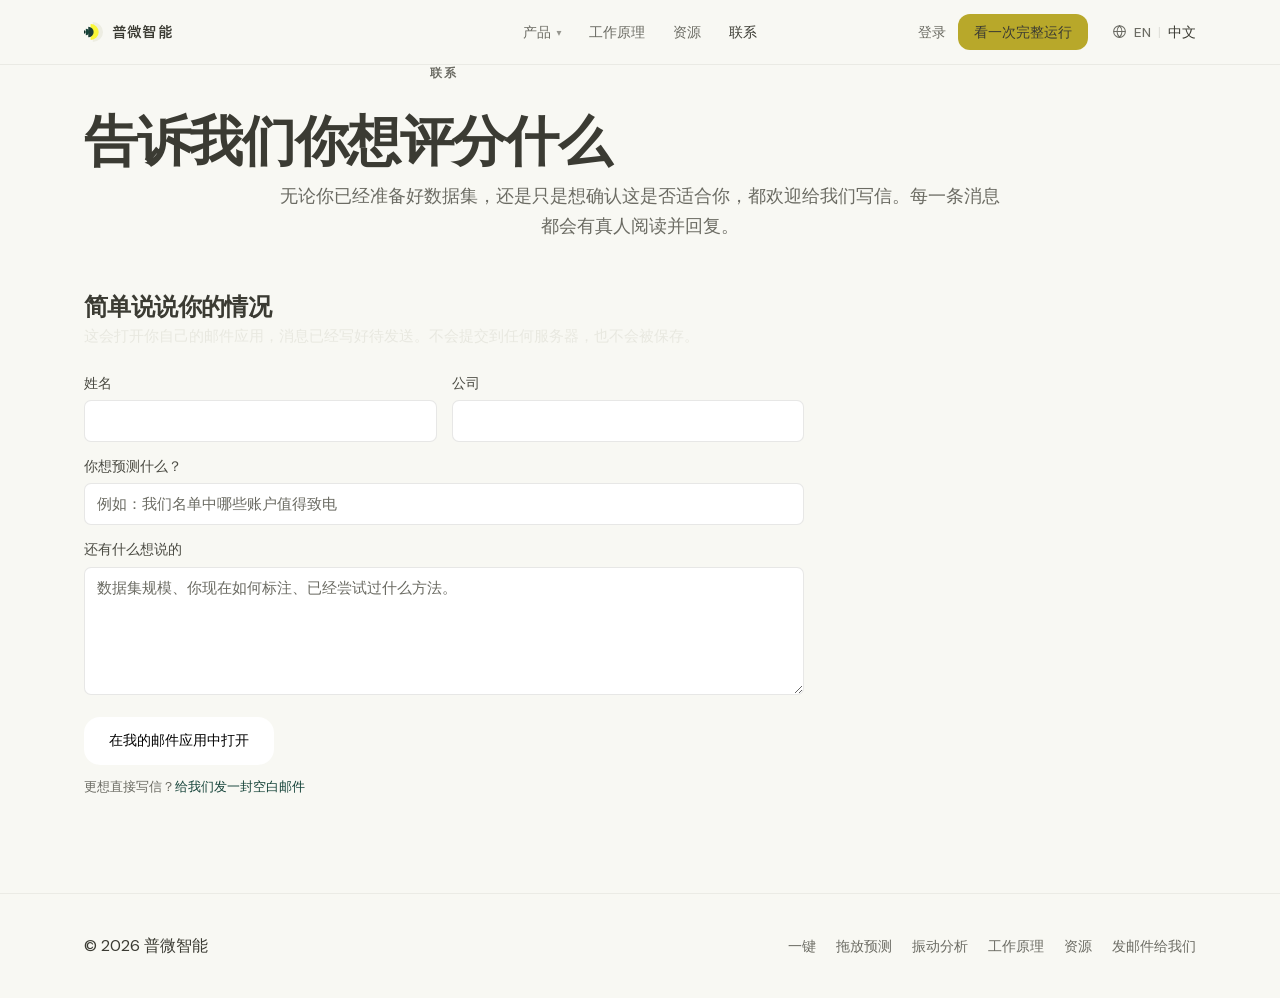
<file: zh/contact.html>
<!DOCTYPE html>
<html lang="zh-CN">
<head>
<meta charset="utf-8">
<meta name="viewport" content="width=device-width, initial-scale=1">
<title>联系 — predictivelayer.io</title>
<meta name="description" content="联系普微智能。告诉我们你想预测什么，我们会在一天内回复。">
<meta name="theme-color" content="#000000">
<link rel="stylesheet" href="../styles.css?v=46">
<link rel="icon" href="/logo.svg" type="image/svg+xml">
</head>
<body>

<header class="site-header">
  <div class="wrap nav">
    <a class="wordmark" href="index.html"><img class="wordmark-mark" src="../logo.svg" alt="" width="19" height="20" aria-hidden="true">普微智能</a>
    <nav class="nav-links">
      <div class="nav-item">
        <button class="nav-trigger" aria-expanded="false" aria-haspopup="true">产品 <span class="chev">&#9662;</span></button>
        <div class="menu">
          <a class="menu-item" href="auto.html">
            <span class="menu-title">一键 <span class="menu-tag">规划中</span></span>
            <span class="menu-desc">带着一个问题和一份数据列表来。它会帮你查找数据、与你一起标注样本，并为剩余部分评分。</span>
          </a>
          <a class="menu-item" href="product.html">
            <span class="menu-title">拖放预测 <span class="menu-tag soft">快速</span></span>
            <span class="menu-desc">已有数据和标签？上传两个 CSV 文件，即可拿到一个预测列。</span>
          </a>
          <a class="menu-item" href="../vibration_analysis/">
            <span class="menu-title">振动分析 <span class="menu-tag soft">现场</span></span>
            <span class="menu-desc">描述汽轮发电机组振动症状。检索并核对现场案例与书中原文，给出建议检查项。</span>
          </a>

        </div>
      </div>
      <a href="index.html#how">工作原理</a>
      <a href="resources.html">资源</a>
      <a href="contact.html" class="active">联系</a>
    </nav>
    <div class="nav-right">
      <a class="nav-signin" href="https://app.predictivelayer.io">登录</a>
      <a class="btn btn-primary" href="auto.html">看一次完整运行</a>
      <div class="lang-switch" role="group" aria-label="Language / 语言">
        <svg class="lang-globe" width="15" height="15" viewBox="0 0 16 16" fill="none" aria-hidden="true" focusable="false"><circle cx="8" cy="8" r="6.25" stroke="currentColor" stroke-width="1.1"/><path d="M1.75 8h12.5M8 1.75c1.7 1.85 2.65 3.95 2.65 6.25S9.7 12.4 8 14.25C6.3 12.4 5.35 10.3 5.35 8S6.3 3.6 8 1.75z" stroke="currentColor" stroke-width="1.1"/></svg>
        <a class="lang-link" href="../contact.html">EN</a>
        <span class="lang-sep">|</span>
        <span class="lang-current" aria-current="true">中文</span>
      </div>
    </div>
    <button class="nav-toggle" aria-expanded="false" aria-label="菜单">菜单</button>
  </div>
</header>

<main>

  <section class="hero" style="padding-bottom:0">
    <div class="wrap narrow">
      <p class="eyebrow center">联系</p>
      <h1 style="font-size:3.4rem;max-width:16ch">告诉我们你想评分什么</h1>
      <p class="sub center">无论你已经准备好数据集，还是只是想确认这是否适合你，都欢迎给我们写信。每一条消息都会有真人阅读并回复。</p>

    </div>
  </section>

  <section class="tight">
    <div class="wrap narrow">
      <h2 style="font-size:1.5rem">简单说说你的情况</h2>
      <p style="color:var(--muted);font-size:.95rem">这会打开你自己的邮件应用，消息已经写好待发送。不会提交到任何服务器，也不会被保存。</p>

      <form id="contact-form" style="margin-top:26px">
        <div class="grid grid-2" style="gap:15px">
          <div class="field">
            <label for="name">姓名</label>
            <input id="name" name="name" type="text" autocomplete="name">
          </div>
          <div class="field">
            <label for="company">公司</label>
            <input id="company" name="company" type="text" autocomplete="organization">
          </div>
        </div>
        <div class="field">
          <label for="usecase">你想预测什么？</label>
          <input id="usecase" name="usecase" type="text" placeholder="例如：我们名单中哪些账户值得致电">
        </div>
        <div class="field">
          <label for="message">还有什么想说的</label>
          <textarea id="message" name="message" placeholder="数据集规模、你现在如何标注、已经尝试过什么方法。"></textarea>
        </div>
        <button class="btn btn-primary" type="submit">在我的邮件应用中打开</button>
        <p class="form-note">更想直接写信？<a href="#" data-mail-open>给我们发一封空白邮件</a></p>
      </form>

      <div class="form-fallback" id="mail-fallback" hidden>
        <p>你的邮件应用应该已经打开，内容也已经写好。如果没有任何反应，说明这台电脑没有设置默认邮件应用。你可以在 Gmail 中发送同样的内容，或者复制下来，自己写信到 <span class="addr" data-mail-address></span>。</p>
        <div class="btn-row">
          <button class="btn btn-secondary" type="button" data-mail-copy-message>复制这条消息</button>
          <a class="btn btn-secondary" data-mail-gmail target="_blank" rel="noopener">在 Gmail 中打开</a>
        </div>
      </div>
    </div>
  </section>

</main>

<footer class="site-footer">
  <div class="wrap footer-row">
    <div>&copy; 2026 普微智能</div>
    <div class="footer-links">
      <a href="auto.html">一键</a>
      <a href="product.html">拖放预测</a>
      <a href="../vibration_analysis/">振动分析</a>
      <a href="index.html#how">工作原理</a>
      <a href="resources.html">资源</a>
      <a href="#" data-mail-open>发邮件给我们</a>
    </div>
  </div>
</footer>

<script src="../main.js?v=23"></script>
</body>
</html>
</file>
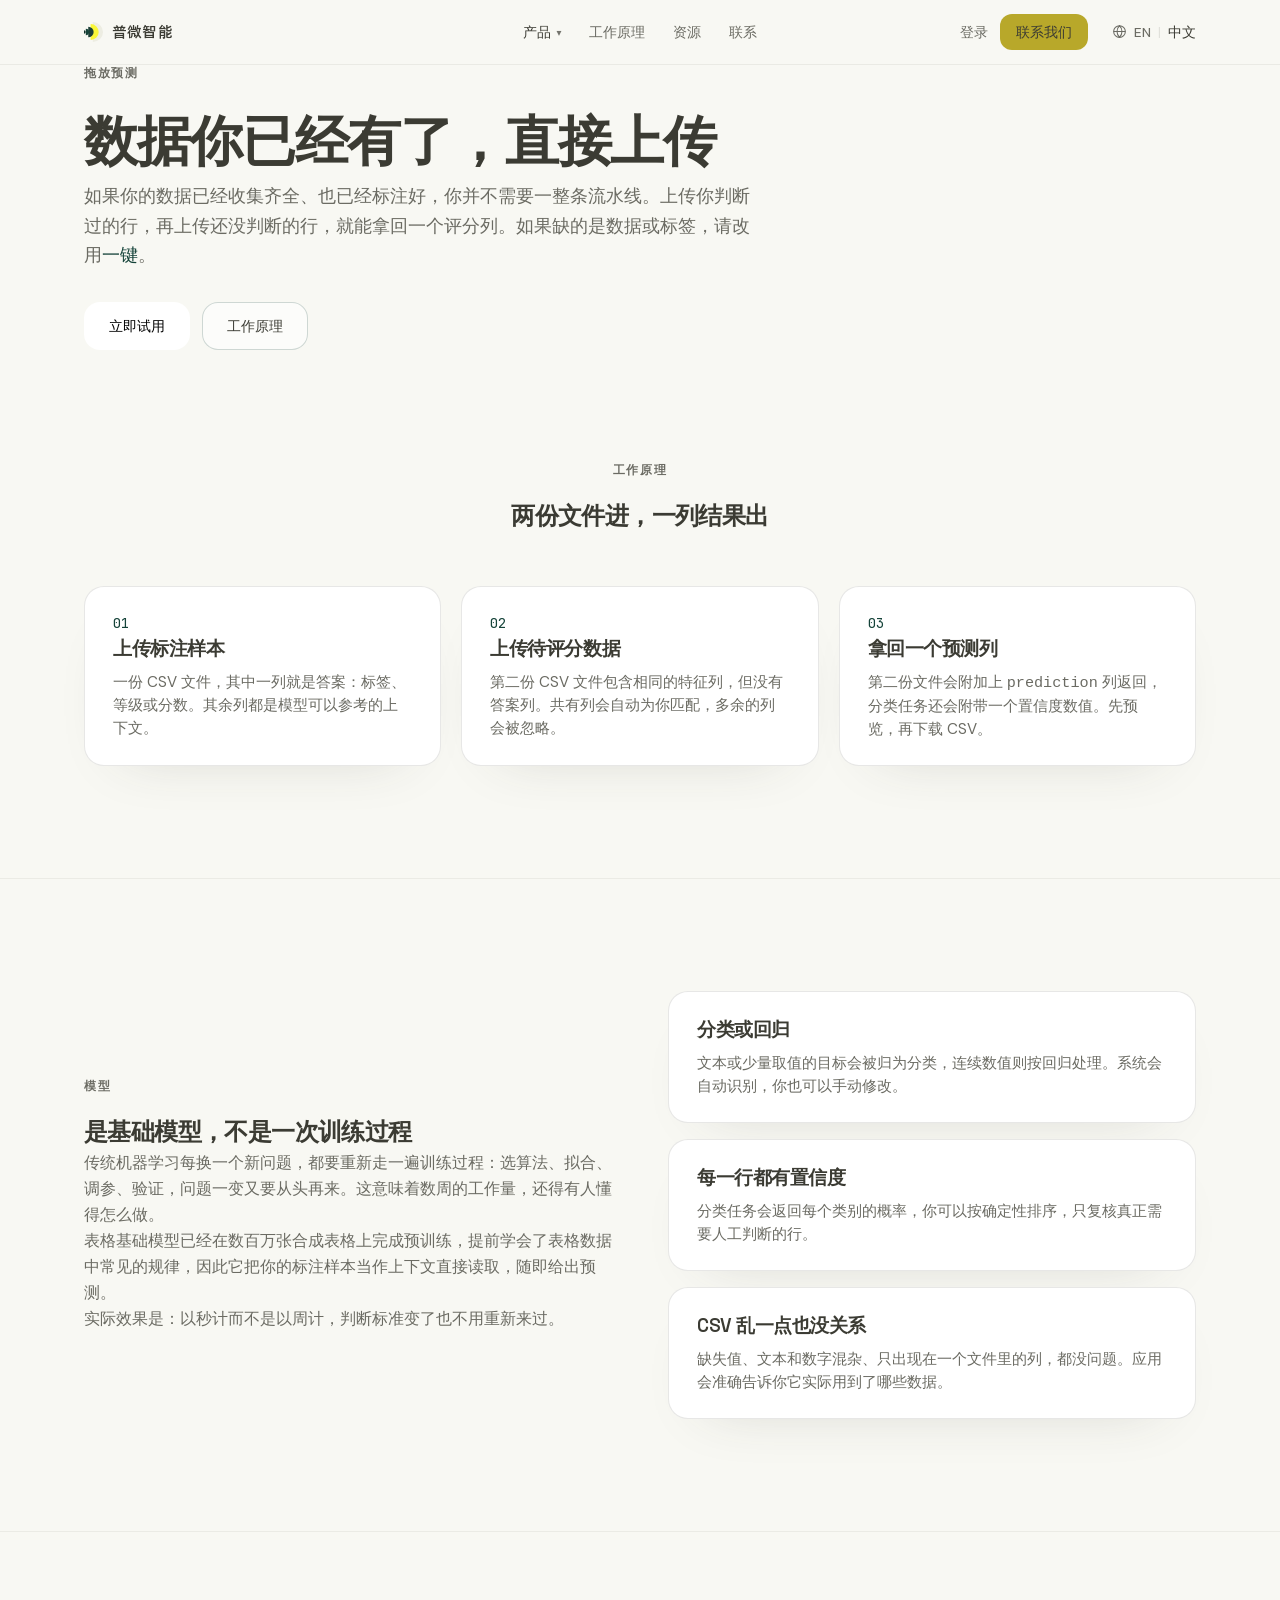
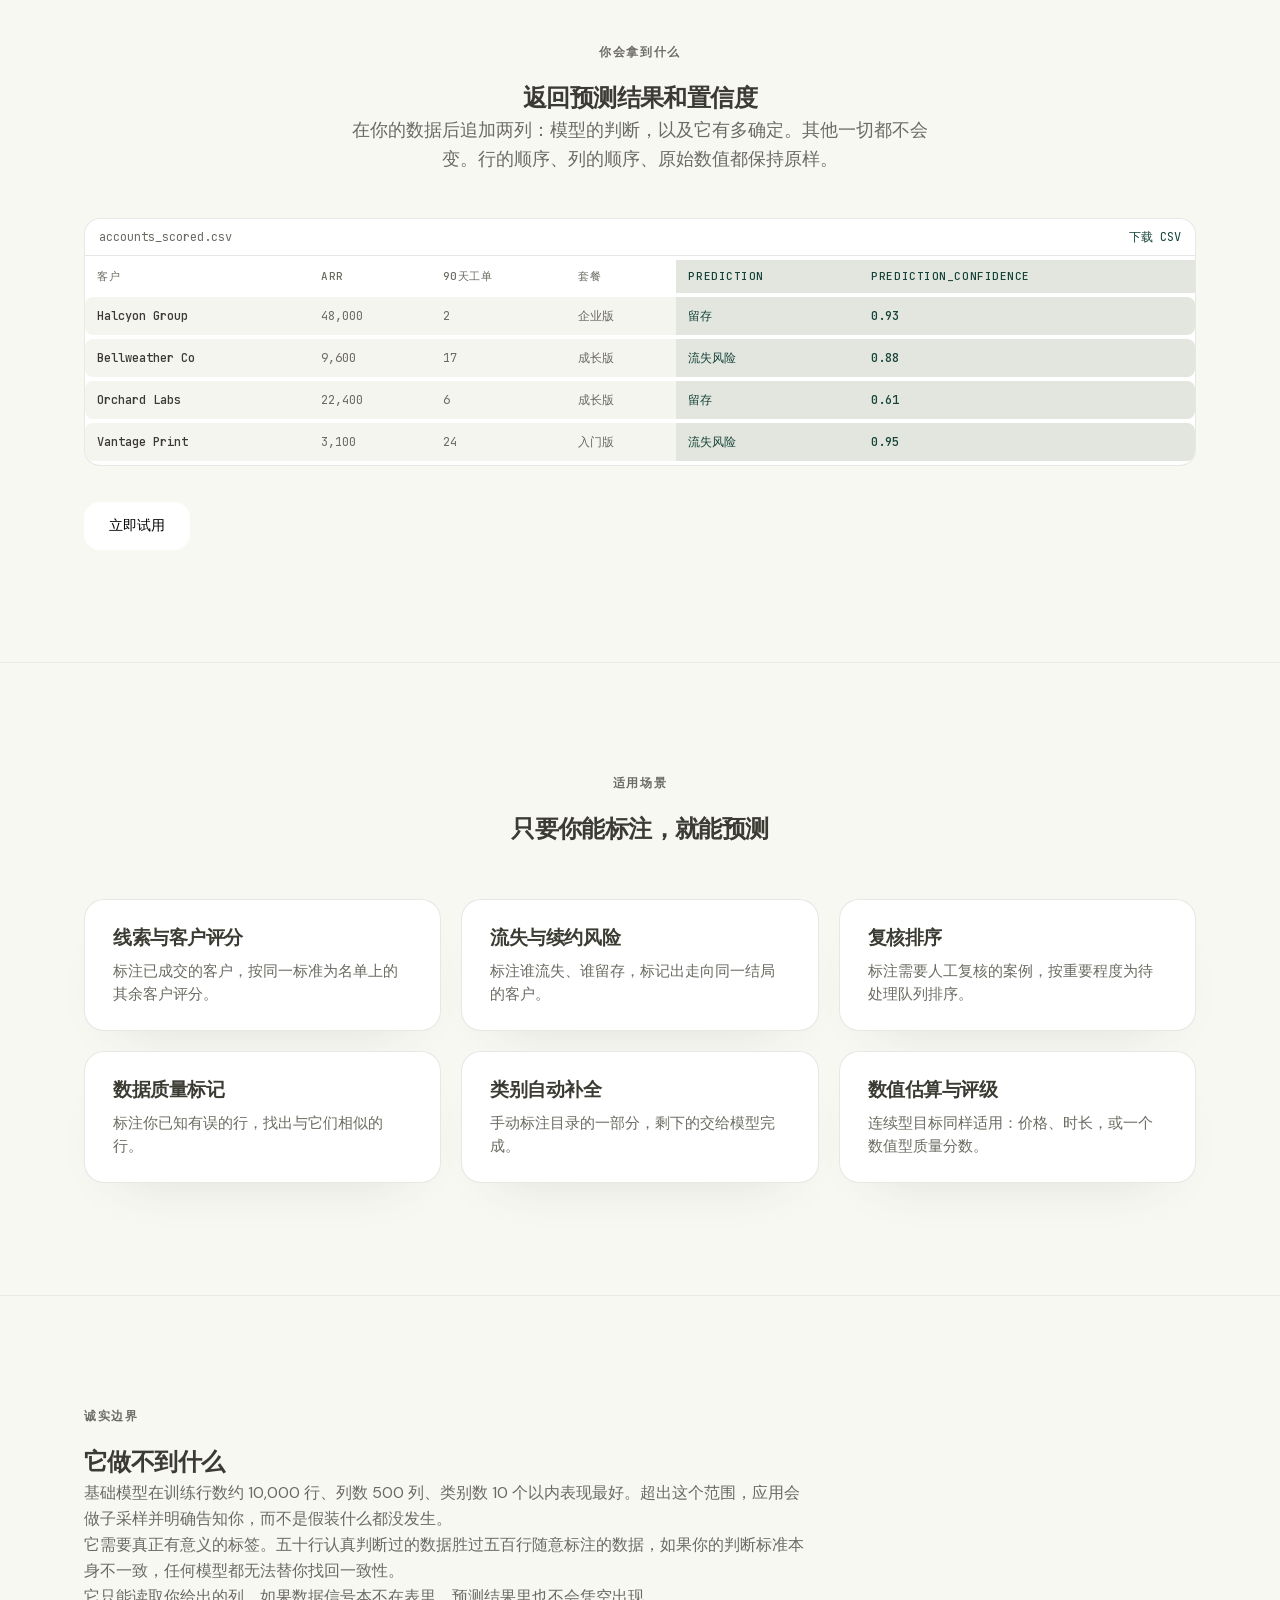
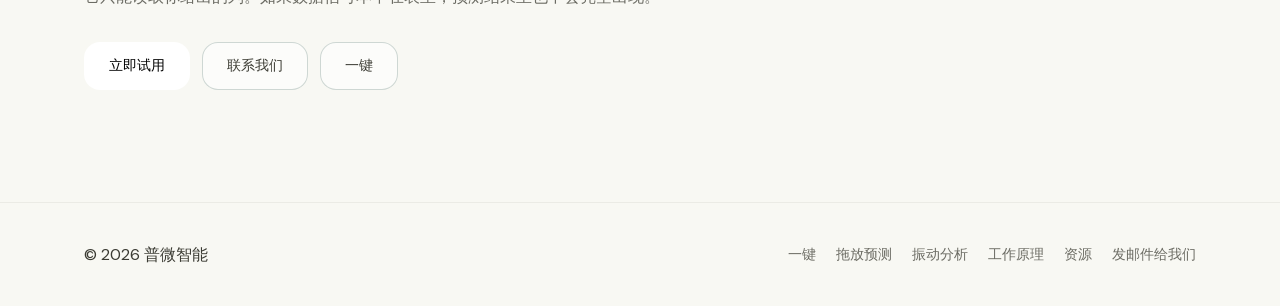
<file: zh/product.html>
<!DOCTYPE html>
<html lang="zh-CN">
<head>
<meta charset="utf-8">
<meta name="viewport" content="width=device-width, initial-scale=1">
<title>拖放预测 — predictivelayer.io</title>
<meta name="description" content="上传两份数据集，即可拿到一个预测列。了解预测层的工作原理、能处理什么，以及边界在哪里。">
<meta name="theme-color" content="#000000">
<link rel="stylesheet" href="../styles.css?v=46">
<link rel="icon" href="/logo.svg" type="image/svg+xml">
</head>
<body>

<header class="site-header">
  <div class="wrap nav">
    <a class="wordmark" href="index.html"><img class="wordmark-mark" src="../logo.svg" alt="" width="19" height="20" aria-hidden="true">普微智能</a>
    <nav class="nav-links">
      <div class="nav-item">
        <button class="nav-trigger active" aria-expanded="false" aria-haspopup="true">产品 <span class="chev">&#9662;</span></button>
        <div class="menu">
          <a class="menu-item" href="auto.html">
            <span class="menu-title">一键 <span class="menu-tag">规划中</span></span>
            <span class="menu-desc">带着一个问题和一份数据列表来。它会帮你查找数据、与你一起标注样本，并为剩余部分评分。</span>
          </a>
          <a class="menu-item" href="product.html">
            <span class="menu-title">拖放预测 <span class="menu-tag soft">快速</span></span>
            <span class="menu-desc">已有数据和标签？上传两个 CSV 文件，即可拿到一个预测列。</span>
          </a>
          <a class="menu-item" href="../vibration_analysis/">
            <span class="menu-title">振动分析 <span class="menu-tag soft">现场</span></span>
            <span class="menu-desc">描述汽轮发电机组振动症状。检索并核对现场案例与书中原文，给出建议检查项。</span>
          </a>

        </div>
      </div>
      <a href="index.html#how">工作原理</a>
      <a href="resources.html">资源</a>
      <a href="contact.html">联系</a>
    </nav>
    <div class="nav-right">
      <a class="nav-signin" href="https://app.predictivelayer.io">登录</a>
      <a class="btn btn-primary" href="contact.html">联系我们</a>
      <div class="lang-switch" role="group" aria-label="Language / 语言">
        <svg class="lang-globe" width="15" height="15" viewBox="0 0 16 16" fill="none" aria-hidden="true" focusable="false"><circle cx="8" cy="8" r="6.25" stroke="currentColor" stroke-width="1.1"/><path d="M1.75 8h12.5M8 1.75c1.7 1.85 2.65 3.95 2.65 6.25S9.7 12.4 8 14.25C6.3 12.4 5.35 10.3 5.35 8S6.3 3.6 8 1.75z" stroke="currentColor" stroke-width="1.1"/></svg>
        <a class="lang-link" href="../product.html">EN</a>
        <span class="lang-sep">|</span>
        <span class="lang-current" aria-current="true">中文</span>
      </div>
    </div>
    <button class="nav-toggle" aria-expanded="false" aria-label="菜单">菜单</button>
  </div>
</header>

<main>

  <section class="hero" style="padding-bottom:0">
    <div class="wrap">
      <p class="eyebrow">拖放预测</p>
      <h1 style="font-size:3.4rem;max-width:19ch">数据你已经有了，直接上传</h1>
      <p class="sub" style="max-width:56ch">如果你的数据已经收集齐全、也已经标注好，你并不需要一整条流水线。上传你判断过的行，再上传还没判断的行，就能拿回一个评分列。如果缺的是数据或标签，请改用<a href="auto.html">一键</a>。</p>
      <div class="btn-row">
        <a class="btn btn-primary" href="https://app.predictivelayer.io?lang=zh">立即试用</a>
        <a class="btn btn-secondary" href="#how">工作原理</a>
      </div>
    </div>
  </section>

  <section id="how">
    <div class="wrap">
      <p class="eyebrow center">工作原理</p>
      <h2 class="center">两份文件进，一列结果出</h2>
      <div class="grid grid-3" style="margin-top:52px">
        <div class="card">
          <span class="step-num">01</span>
          <h3>上传标注样本</h3>
          <p>一份 CSV 文件，其中一列就是答案：标签、等级或分数。其余列都是模型可以参考的上下文。</p>
        </div>
        <div class="card">
          <span class="step-num">02</span>
          <h3>上传待评分数据</h3>
          <p>第二份 CSV 文件包含相同的特征列，但没有答案列。共有列会自动为你匹配，多余的列会被忽略。</p>
        </div>
        <div class="card">
          <span class="step-num">03</span>
          <h3>拿回一个预测列</h3>
          <p>第二份文件会附加上 <code>prediction</code> 列返回，分类任务还会附带一个置信度数值。先预览，再下载 CSV。</p>
        </div>
      </div>
    </div>
  </section>

  <section class="rule">
    <div class="wrap">
      <div class="grid split">
        <div>
          <p class="eyebrow">模型</p>
          <h2>是基础模型，不是一次训练过程</h2>
          <p class="lead">传统机器学习每换一个新问题，都要重新走一遍训练过程：选算法、拟合、调参、验证，问题一变又要从头再来。这意味着数周的工作量，还得有人懂得怎么做。</p>
          <p class="lead">表格基础模型已经在数百万张合成表格上完成预训练，提前学会了表格数据中常见的规律，因此它把你的标注样本当作上下文直接读取，随即给出预测。</p>
          <p class="lead">实际效果是：以秒计而不是以周计，判断标准变了也不用重新来过。</p>
        </div>
        <div class="grid" style="gap:16px">
          <div class="card">
            <h3>分类或回归</h3>
            <p>文本或少量取值的目标会被归为分类，连续数值则按回归处理。系统会自动识别，你也可以手动修改。</p>
          </div>
          <div class="card">
            <h3>每一行都有置信度</h3>
            <p>分类任务会返回每个类别的概率，你可以按确定性排序，只复核真正需要人工判断的行。</p>
          </div>
          <div class="card">
            <h3>CSV 乱一点也没关系</h3>
            <p>缺失值、文本和数字混杂、只出现在一个文件里的列，都没问题。应用会准确告诉你它实际用到了哪些数据。</p>
          </div>
        </div>
      </div>
    </div>
  </section>

  <section class="rule">
    <div class="wrap">
      <p class="eyebrow center">你会拿到什么</p>
      <h2 class="center">返回预测结果和置信度</h2>
      <p class="sub center">在你的数据后追加两列：模型的判断，以及它有多确定。其他一切都不会变。行的顺序、列的顺序、原始数值都保持原样。</p>

      <div class="tbl-wrap" style="margin-top:44px">
        <div class="tbl-head"><span>accounts_scored.csv</span><span class="dl">下载 CSV</span></div>
        <div class="tbl-scroll">
          <table class="data">
            <thead>
              <tr>
                <th>客户</th><th>ARR</th><th>90天工单</th><th>套餐</th>
                <th class="col-new">prediction</th><th class="col-new">prediction_confidence</th>
              </tr>
            </thead>
            <tbody>
              <tr><td>Halcyon Group</td><td>48,000</td><td>2</td><td>企业版</td>
                  <td class="col-new">留存</td><td class="col-new">0.93</td></tr>
              <tr><td>Bellweather Co</td><td>9,600</td><td>17</td><td>成长版</td>
                  <td class="col-new">流失风险</td><td class="col-new">0.88</td></tr>
              <tr><td>Orchard Labs</td><td>22,400</td><td>6</td><td>成长版</td>
                  <td class="col-new">留存</td><td class="col-new">0.61</td></tr>
              <tr><td>Vantage Print</td><td>3,100</td><td>24</td><td>入门版</td>
                  <td class="col-new">流失风险</td><td class="col-new">0.95</td></tr>
            </tbody>
          </table>
        </div>
      </div>

      <div class="btn-row center" style="margin-top:36px">
        <a class="btn btn-primary" href="https://app.predictivelayer.io?lang=zh">立即试用</a>
      </div>
    </div>
  </section>

  <section class="rule">
    <div class="wrap">
      <p class="eyebrow center">适用场景</p>
      <h2 class="center">只要你能标注，就能预测</h2>
      <div class="grid grid-3" style="margin-top:52px">
        <div class="card"><h3>线索与客户评分</h3><p>标注已成交的客户，按同一标准为名单上的其余客户评分。</p></div>
        <div class="card"><h3>流失与续约风险</h3><p>标注谁流失、谁留存，标记出走向同一结局的客户。</p></div>
        <div class="card"><h3>复核排序</h3><p>标注需要人工复核的案例，按重要程度为待处理队列排序。</p></div>
        <div class="card"><h3>数据质量标记</h3><p>标注你已知有误的行，找出与它们相似的行。</p></div>
        <div class="card"><h3>类别自动补全</h3><p>手动标注目录的一部分，剩下的交给模型完成。</p></div>
        <div class="card"><h3>数值估算与评级</h3><p>连续型目标同样适用：价格、时长，或一个数值型质量分数。</p></div>
      </div>
    </div>
  </section>

  <section class="rule">
    <div class="wrap narrow">
      <p class="eyebrow">诚实边界</p>
      <h2>它做不到什么</h2>
      <p class="lead">基础模型在训练行数约 10,000 行、列数 500 列、类别数 10 个以内表现最好。超出这个范围，应用会做子采样并明确告知你，而不是假装什么都没发生。</p>
      <p class="lead">它需要真正有意义的标签。五十行认真判断过的数据胜过五百行随意标注的数据，如果你的判断标准本身不一致，任何模型都无法替你找回一致性。</p>
      <p class="lead">它只能读取你给出的列。如果数据信号本不在表里，预测结果里也不会凭空出现。</p>
      <div class="btn-row">
        <a class="btn btn-primary" href="https://app.predictivelayer.io?lang=zh">立即试用</a>
        <a class="btn btn-secondary" href="contact.html">联系我们</a>
        <a class="btn btn-secondary" href="auto.html">一键</a>
      </div>
    </div>
  </section>

</main>

<footer class="site-footer">
  <div class="wrap footer-row">
    <div>&copy; 2026 普微智能</div>
    <div class="footer-links">
      <a href="auto.html">一键</a>
      <a href="product.html">拖放预测</a>
      <a href="../vibration_analysis/">振动分析</a>
      <a href="index.html#how">工作原理</a>
      <a href="resources.html">资源</a>
      <a href="#" data-mail-open>发邮件给我们</a>
    </div>
  </div>
</footer>

<script src="../main.js?v=23"></script>
</body>
</html>
</file>
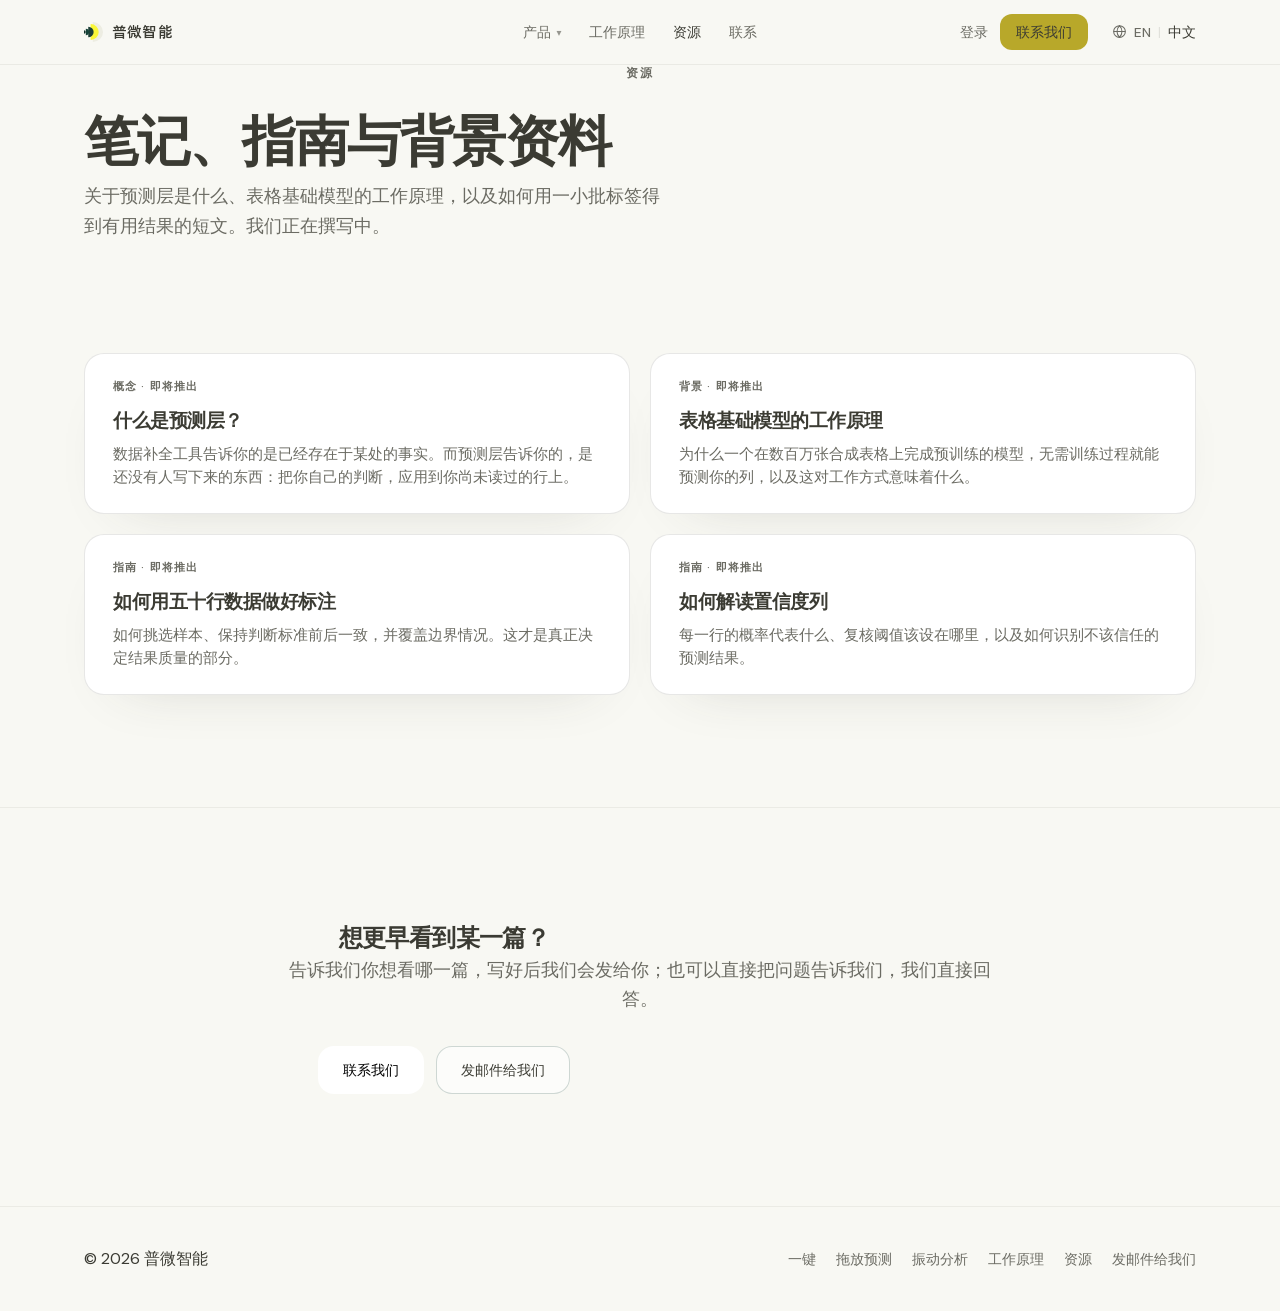
<file: zh/resources.html>
<!DOCTYPE html>
<html lang="zh-CN">
<head>
<meta charset="utf-8">
<meta name="viewport" content="width=device-width, initial-scale=1">
<title>资源 — predictivelayer.io</title>
<meta name="description" content="关于预测层与表格基础模型的笔记与指南。">
<meta name="theme-color" content="#000000">
<link rel="stylesheet" href="../styles.css?v=46">
<link rel="icon" href="/logo.svg" type="image/svg+xml">
</head>
<body>

<header class="site-header">
  <div class="wrap nav">
    <a class="wordmark" href="index.html"><img class="wordmark-mark" src="../logo.svg" alt="" width="19" height="20" aria-hidden="true">普微智能</a>
    <nav class="nav-links">
      <div class="nav-item">
        <button class="nav-trigger" aria-expanded="false" aria-haspopup="true">产品 <span class="chev">&#9662;</span></button>
        <div class="menu">
          <a class="menu-item" href="auto.html">
            <span class="menu-title">一键 <span class="menu-tag">规划中</span></span>
            <span class="menu-desc">带着一个问题和一份数据列表来。它会帮你查找数据、与你一起标注样本，并为剩余部分评分。</span>
          </a>
          <a class="menu-item" href="product.html">
            <span class="menu-title">拖放预测 <span class="menu-tag soft">快速</span></span>
            <span class="menu-desc">已有数据和标签？上传两个 CSV 文件，即可拿到一个预测列。</span>
          </a>
          <a class="menu-item" href="../vibration_analysis/">
            <span class="menu-title">振动分析 <span class="menu-tag soft">现场</span></span>
            <span class="menu-desc">描述汽轮发电机组振动症状。检索并核对现场案例与书中原文，给出建议检查项。</span>
          </a>

        </div>
      </div>
      <a href="index.html#how">工作原理</a>
      <a href="resources.html" class="active">资源</a>
      <a href="contact.html">联系</a>
    </nav>
    <div class="nav-right">
      <a class="nav-signin" href="https://app.predictivelayer.io">登录</a>
      <a class="btn btn-primary" href="contact.html">联系我们</a>
      <div class="lang-switch" role="group" aria-label="Language / 语言">
        <svg class="lang-globe" width="15" height="15" viewBox="0 0 16 16" fill="none" aria-hidden="true" focusable="false"><circle cx="8" cy="8" r="6.25" stroke="currentColor" stroke-width="1.1"/><path d="M1.75 8h12.5M8 1.75c1.7 1.85 2.65 3.95 2.65 6.25S9.7 12.4 8 14.25C6.3 12.4 5.35 10.3 5.35 8S6.3 3.6 8 1.75z" stroke="currentColor" stroke-width="1.1"/></svg>
        <a class="lang-link" href="../resources.html">EN</a>
        <span class="lang-sep">|</span>
        <span class="lang-current" aria-current="true">中文</span>
      </div>
    </div>
    <button class="nav-toggle" aria-expanded="false" aria-label="菜单">菜单</button>
  </div>
</header>

<main>

  <section class="hero" style="padding-bottom:0">
    <div class="wrap">
      <p class="eyebrow center">资源</p>
      <h1 style="font-size:3.4rem;max-width:16ch">笔记、指南与背景资料</h1>
      <p class="sub">关于预测层是什么、表格基础模型的工作原理，以及如何用一小批标签得到有用结果的短文。我们正在撰写中。</p>
    </div>
  </section>

  <section>
    <div class="wrap">
      <div class="grid grid-2">

        <div class="card card-link">
          <div class="card-tag">概念 &middot; 即将推出</div>
          <h3>什么是预测层？</h3>
          <p>数据补全工具告诉你的是已经存在于某处的事实。而预测层告诉你的，是还没有人写下来的东西：把你自己的判断，应用到你尚未读过的行上。</p>
        </div>

        <div class="card card-link">
          <div class="card-tag">背景 &middot; 即将推出</div>
          <h3>表格基础模型的工作原理</h3>
          <p>为什么一个在数百万张合成表格上完成预训练的模型，无需训练过程就能预测你的列，以及这对工作方式意味着什么。</p>
        </div>

        <div class="card card-link">
          <div class="card-tag">指南 &middot; 即将推出</div>
          <h3>如何用五十行数据做好标注</h3>
          <p>如何挑选样本、保持判断标准前后一致，并覆盖边界情况。这才是真正决定结果质量的部分。</p>
        </div>

        <div class="card card-link">
          <div class="card-tag">指南 &middot; 即将推出</div>
          <h3>如何解读置信度列</h3>
          <p>每一行的概率代表什么、复核阈值该设在哪里，以及如何识别不该信任的预测结果。</p>
        </div>

      </div>
    </div>
  </section>

  <section class="rule">
    <div class="wrap narrow center">
      <h2>想更早看到某一篇？</h2>
      <p class="sub center" style="margin-bottom:0">告诉我们你想看哪一篇，写好后我们会发给你；也可以直接把问题告诉我们，我们直接回答。</p>
      <div class="btn-row center">
        <a class="btn btn-primary" href="contact.html">联系我们</a>
        <button class="btn btn-secondary" data-mail-open>发邮件给我们</button>
      </div>
    </div>
  </section>

</main>

<footer class="site-footer">
  <div class="wrap footer-row">
    <div>&copy; 2026 普微智能</div>
    <div class="footer-links">
      <a href="auto.html">一键</a>
      <a href="product.html">拖放预测</a>
      <a href="../vibration_analysis/">振动分析</a>
      <a href="index.html#how">工作原理</a>
      <a href="resources.html">资源</a>
      <a href="#" data-mail-open>发邮件给我们</a>
    </div>
  </div>
</footer>

<script src="../main.js?v=23"></script>
</body>
</html>
</file>
<file: styles.css>
/* Predictive Layer — ported from predictivelayer-code design system.
   Cream paper, forest brand, yellow CTA, charcoal ink.
   Self-hosted fonts. Light sticky header matches reference. */

@font-face {
  font-family: "DM Sans";
  src: url("fonts/dm-sans-latin.woff2") format("woff2");
  font-weight: 400 600;
  font-style: normal;
  font-display: swap;
}
@font-face {
  font-family: "Space Grotesk";
  src: url("fonts/space-grotesk-latin.woff2") format("woff2");
  font-weight: 500 700;
  font-style: normal;
  font-display: swap;
}
@font-face {
  font-family: "JetBrains Mono";
  src: url("fonts/jetbrains-mono-latin.woff2") format("woff2");
  font-weight: 400 500;
  font-style: normal;
  font-display: swap;
}
@font-face {
  font-family: "Wordmark";
  src: url("wordmark.woff2") format("woff2");
  font-weight: 600;
  font-style: normal;
  font-display: swap;
}
@font-face {
  font-family: "WordmarkZH";
  src: url("wordmark-zh.woff2") format("woff2");
  font-weight: 600;
  font-style: normal;
  font-display: swap;
}

:root {
  /* Exact tokens from predictivelayer-code/src/styles.css */
  --radius: 0.75rem;
  --radius-sm: calc(var(--radius) - 4px);
  --radius-md: calc(var(--radius) - 2px);
  --radius-lg: var(--radius);
  --radius-xl: calc(var(--radius) + 4px);
  --radius-2xl: calc(var(--radius) + 8px);
  --radius-3xl: calc(var(--radius) + 12px);

  --background: #f8f8f3;
  --foreground: #3b3b33;
  --card: #ffffff;
  --card-foreground: #3b3b33;
  --primary: #154339;
  --primary-foreground: #f8f8f3;
  --secondary: #efefe8;
  --secondary-foreground: #3b3b33;
  --muted: #e8e8e0;
  --muted-foreground: #6b6b63;
  --accent: #b8a82a;
  --accent-foreground: #3b3b33;
  --destructive: #c9372d;
  --border: color-mix(in oklab, #3b3b33 12%, transparent);
  --input: color-mix(in oklab, #3b3b33 16%, transparent);
  --ring: #154339;
  --surface: #ffffff;
  --surface-strong: #f5f5ef;

  --gradient-hero:
    radial-gradient(90% 75% at 6% -5%, color-mix(in oklab, var(--accent) 32%, transparent), transparent 58%),
    radial-gradient(85% 70% at 94% 108%, color-mix(in oklab, var(--accent) 22%, transparent), transparent 62%),
    radial-gradient(70% 55% at 88% 12%, color-mix(in oklab, var(--primary) 8%, transparent), transparent 68%);
  --shadow-elevated: 0 30px 70px -35px color-mix(in oklab, var(--primary) 24%, transparent);
  --shadow-panel: 0 24px 60px -40px color-mix(in oklab, var(--foreground) 22%, transparent);

  --font-sans: "DM Sans", ui-sans-serif, system-ui, sans-serif;
  --font-display: "Space Grotesk", ui-sans-serif, system-ui, sans-serif;
  --font-mono: "JetBrains Mono", ui-monospace, SFMono-Regular, monospace;
  --maxw: 72rem; /* max-w-6xl */

  /* Aliases used by older page styles */
  --bg: var(--background);
  --bg-2: var(--surface-strong);
  --panel: var(--card);
  --panel-2: var(--surface-strong);
  --line: var(--border);
  --line-soft: color-mix(in oklab, #3b3b33 8%, transparent);
  --ink: var(--foreground);
  --ink-2: #4a4a42;
  --primary-soft: color-mix(in oklab, var(--primary) 10%, transparent);
  --accent-2: #9a8c24;
  --accent-dim: color-mix(in oklab, var(--accent) 14%, transparent);
  --accent-ink: var(--primary);
  --sand-deep: var(--primary);
  --sand: var(--primary);
  --sand-2: #0f332b;
  --sand-text: var(--primary);
  --sand-soft: #1a5a4c;
  --blue: #4a86e8;
  --blue-text: #3568c7;
  --blue-dim: rgba(74, 134, 232, 0.12);
  --amber: var(--accent);
  --amber-text: #9a8c24;
  --amber-dim: color-mix(in oklab, var(--accent) 13%, transparent);
  --red: #c44a4f;
  --red-text: #a83a3f;
  --violet: #6b5fbf;
  --font: var(--font-sans);
  --display: var(--font-display);
  --mono: var(--font-mono);
}

*, *::before, *::after { box-sizing: border-box; }

html {
  -webkit-text-size-adjust: 100%;
  scroll-behavior: smooth;
  background: var(--background);
  overflow-x: clip;
}

body {
  margin: 0;
  background: var(--background);
  color: var(--foreground);
  font-family: var(--font-sans);
  font-size: 1rem;
  line-height: 1.5;
  -webkit-font-smoothing: antialiased;
  overflow-x: clip;
}

h1, h2, h3, h4 {
  font-family: var(--font-display);
  letter-spacing: -0.025em;
  color: var(--foreground);
  margin: 0;
  font-weight: 600;
}

p { margin: 0; }
a { color: var(--primary); text-decoration: none; }
a:hover { color: var(--accent-2); }

.wrap {
  max-width: var(--maxw);
  margin: 0 auto;
  padding: 0 1.25rem; /* px-5 */
  position: relative;
  z-index: 1;
}

.hero-glow { background-image: var(--gradient-hero); }
.grid-veil {
  background-image:
    linear-gradient(to right, color-mix(in oklab, var(--foreground) 6%, transparent) 1px, transparent 1px),
    linear-gradient(to bottom, color-mix(in oklab, var(--foreground) 6%, transparent) 1px, transparent 1px);
  background-size: 80px 80px;
}

/* ---------- header (light sticky — reference) ---------- */

.site-header {
  position: sticky;
  top: 0;
  z-index: 50;
  border-bottom: 1px solid color-mix(in oklab, var(--border) 60%, transparent);
  background: color-mix(in oklab, var(--background) 80%, transparent);
  backdrop-filter: blur(24px);
  -webkit-backdrop-filter: blur(24px);
}

.nav {
  display: grid;
  grid-template-columns: 1fr auto 1fr;
  align-items: center;
  height: 64px;
  padding-top: 0;
  padding-bottom: 0;
  border: 0;
  border-radius: 0;
  background: transparent;
  backdrop-filter: none;
}

.wordmark-mark {
  height: 20px;
  width: auto;
  margin-right: 9px;
  display: block;
  flex: none;
}

.wordmark {
  font-family: "Wordmark", var(--font-display);
  font-size: .9375rem;
  font-weight: 600;
  color: var(--foreground);
  letter-spacing: -0.025em;
  display: inline-flex;
  align-items: center;
  justify-self: start;
}
.wordmark:hover { color: var(--primary); }

:lang(zh) .wordmark {
  font-family: "WordmarkZH", "PingFang SC", "Microsoft YaHei", "Heiti SC", var(--font-sans);
  letter-spacing: .02em;
}

.nav-links { display: flex; align-items: center; gap: 1.75rem; justify-self: center; }
.nav-links a {
  color: var(--muted-foreground);
  font-size: .875rem;
  font-weight: 450;
  transition: color .15s ease;
}
.nav-links a:hover { color: var(--foreground); }
.nav-links a.active { color: var(--foreground); }

.nav-right { justify-self: end; display: flex; align-items: center; gap: 12px; }
.nav-signin {
  color: var(--muted-foreground);
  font-size: .875rem;
  font-weight: 450;
  white-space: nowrap;
  transition: color .15s ease;
}
.nav-signin:hover { color: var(--foreground); }

.nav-toggle {
  display: none;
  background: var(--surface);
  border: 1px solid var(--border);
  border-radius: var(--radius-sm);
  padding: 7px 11px;
  cursor: pointer;
  color: var(--foreground);
  font-size: .88rem;
  font-family: var(--font-sans);
}
.nav-toggle:hover { background: var(--secondary); }

.nav-item { position: relative; }
.nav-trigger {
  background: none;
  border: 0;
  padding: 0;
  font-family: var(--font-sans);
  font-size: .875rem;
  font-weight: 450;
  color: var(--muted-foreground);
  cursor: pointer;
  display: inline-flex;
  align-items: center;
  gap: 6px;
  transition: color .15s ease;
}
.nav-trigger:hover,
.nav-trigger[aria-expanded="true"],
.nav-trigger.active { color: var(--foreground); }
.nav-trigger .chev { font-size: .62rem; opacity: .7; transition: transform .15s ease; }
.nav-trigger[aria-expanded="true"] .chev { transform: rotate(180deg); }

.menu {
  position: absolute;
  top: calc(100% + 14px);
  left: 50%;
  transform: translateX(-50%) translateY(-4px);
  width: 380px;
  background: var(--card);
  backdrop-filter: none;
  border: 1px solid var(--border);
  border-radius: var(--radius-lg);
  padding: 8px;
  box-shadow: var(--shadow-panel);
  opacity: 0;
  visibility: hidden;
  transition: opacity .15s ease, transform .15s ease, visibility .15s;
}
.nav-item:hover .menu,
.nav-item:focus-within .menu,
.nav-item.open .menu {
  opacity: 1;
  visibility: visible;
  transform: translateX(-50%) translateY(0);
}
.nav-item::after {
  content: "";
  position: absolute;
  top: 100%; left: 0; right: 0;
  height: 16px;
}
.menu-item {
  display: block;
  padding: 12px 14px;
  border-radius: var(--radius-md);
  color: inherit;
}
.menu-item:hover { background: var(--secondary); color: inherit; }
.menu-title {
  display: flex;
  align-items: center;
  gap: 9px;
  font-size: .95rem;
  font-weight: 600;
  color: var(--foreground);
  margin-bottom: 3px;
}
.menu-desc { display: block; font-size: .84rem; color: var(--muted-foreground); line-height: 1.45; }
.menu-tag {
  font-size: .64rem;
  letter-spacing: .08em;
  text-transform: uppercase;
  font-weight: 600;
  color: var(--accent-foreground);
  background: color-mix(in oklab, var(--accent) 25%, transparent);
  border-radius: 4px;
  padding: 2px 6px;
}
.menu-tag.soft {
  color: var(--muted-foreground);
  background: var(--muted);
  border: 1px solid var(--border);
}

.lang-switch {
  display: inline-flex;
  align-items: center;
  gap: 7px;
  margin-left: 12px;
  font-size: .86rem;
  font-family: var(--font-sans);
}
.lang-globe { display: block; flex: none; color: var(--muted-foreground); }
.lang-link { color: var(--muted-foreground); font-weight: 450; }
.lang-link:hover { color: var(--foreground); }
.lang-current { color: var(--foreground); font-weight: 500; cursor: default; }
.lang-sep { color: var(--border); }

/* Header CTA matches reference accent button */
.nav .btn-primary {
  height: 36px;
  padding: 0 16px;
  border-radius: var(--radius-lg);
  background: var(--accent);
  color: var(--accent-foreground);
  font-size: .875rem;
  font-weight: 500;
  border: 0;
  display: inline-flex;
  align-items: center;
  box-shadow: none;
}
.nav .btn-primary:hover {
  opacity: .9;
  background: var(--accent);
  color: var(--accent-foreground);
}

/* ---------- buttons (reference) ---------- */

.btn {
  display: inline-flex;
  align-items: center;
  justify-content: center;
  gap: 8px;
  height: 3rem; /* h-12 */
  padding: 0 1.5rem; /* px-6 */
  border-radius: var(--radius-xl); /* rounded-xl = radius + 4px = 16px */
  font-size: .875rem;
  font-weight: 500;
  border: 1px solid transparent;
  cursor: pointer;
  font-family: var(--font-sans);
  transition: background .15s ease, border-color .15s ease, color .15s ease, opacity .15s ease;
  white-space: nowrap;
}

.btn-primary { background: #fff; color: #000; }
.btn-primary:hover { background: #d9d9d9; color: #000; }

.btn-accent {
  background: var(--accent);
  color: var(--accent-foreground);
  box-shadow: var(--shadow-elevated);
}
.btn-accent:hover { opacity: 0.9; color: var(--accent-foreground); }

.btn-secondary {
  background: color-mix(in oklab, var(--surface) 60%, transparent);
  color: var(--foreground);
  border-color: color-mix(in oklab, var(--primary) 20%, transparent);
}
.btn-secondary:hover {
  background: var(--surface-strong);
  color: var(--foreground);
}

.btn-row {
  display: flex;
  flex-wrap: wrap;
  gap: 0.75rem; /* gap-3 */
  margin-top: 2rem; /* mt-8 */
}
@media (max-width: 639px) {
  .btn-row { flex-direction: column; }
  .btn-row .btn { width: 100%; }
}

/* ---------- sections ---------- */

.rule {
  border-top: 1px solid color-mix(in oklab, var(--border) 60%, transparent);
  padding: 5rem 0; /* py-20 */
}
@media (min-width: 640px) {
  .rule { padding: 7rem 0; } /* sm:py-28 */
}

.lead, .sub {
  color: var(--muted-foreground);
  line-height: 1.625;
  font-size: 1rem;
}
.sub { max-width: 36rem; }
@media (min-width: 640px) {
  .sub { font-size: 1.125rem; }
}

.section-title {
  font-size: 1.875rem; /* text-3xl */
  font-weight: 600;
  max-width: 42rem;
}
@media (min-width: 640px) {
  .section-title { font-size: 2.25rem; } /* sm:text-4xl */
}

.section-lead {
  margin-top: 1rem;
  max-width: 42rem;
  color: var(--muted-foreground);
}

/* ---------- hero ---------- */

.hero {
  position: relative;
  overflow: hidden;
  padding: 0;
  text-align: left;
}

.hero-bg {
  position: absolute;
  inset: 0;
  pointer-events: none;
  z-index: 0;
}
.hero-bg .hero-glow,
.hero-bg .grid-veil {
  position: absolute;
  inset: 0;
}
.hero-bg .grid-veil { opacity: 0.55; }

.hero-inner {
  position: relative;
  z-index: 1;
  padding: 4rem 0 5rem; /* pt-16 pb-20 */
  max-width: 80rem; /* wider stage for ScoreDemo */
}
@media (min-width: 640px) {
  .hero-inner { padding-top: 6rem; } /* sm:pt-24 */
}

.hero-grid {
  display: grid;
  grid-template-columns: 1fr;
  gap: 3.5rem; /* gap-14 */
  align-items: center;
}
@media (min-width: 1024px) {
  .hero-grid {
    grid-template-columns: 0.82fr 1.28fr;
    gap: 2.75rem;
  }
}

.hero-copy h1 {
  font-size: 2.25rem; /* text-4xl */
  font-weight: 600;
  line-height: 1.05;
  letter-spacing: -0.025em;
  margin: 0;
}
@media (min-width: 640px) {
  .hero-copy h1 { font-size: 3rem; } /* sm:text-5xl */
}
@media (min-width: 1024px) {
  .hero-copy h1 { font-size: 3.75rem; } /* lg:text-6xl */
}

.hl-line, .hl {
  display: block;
  color: color-mix(in oklab, var(--primary) 80%, transparent);
}

.hero-copy .sub {
  margin-top: 1.5rem; /* mt-6 */
  max-width: 36rem;
}

.hero-stats {
  display: grid;
  grid-template-columns: repeat(3, 1fr);
  gap: 1.5rem;
  max-width: 32rem;
  margin-top: 2.5rem; /* mt-10 */
  padding-top: 1.5rem; /* pt-6 */
  border-top: 1px solid var(--border);
}
.hero-stats dt {
  font-family: var(--font-display);
  font-size: 1.5rem;
  font-weight: 600;
  color: var(--foreground);
  line-height: 1;
}
.hero-stats dd {
  margin: 0.25rem 0 0;
  font-size: 0.75rem;
  line-height: 1.375;
  color: var(--muted-foreground);
}

/* Inner pages */
.page-hero { padding: 4rem 0 3.5rem; }
@media (min-width: 640px) { .page-hero { padding: 6rem 0 3.5rem; } }
.page-hero .wrap > h1 {
  font-size: clamp(2rem, 4vw, 3rem);
  font-weight: 600;
  line-height: 1.08;
  letter-spacing: -0.025em;
  max-width: 18ch;
}
.page-hero .sub { margin-top: 1.25rem; max-width: 56ch; }
.page-hero .wrap > h1.center { max-width: none; }
.narrow { max-width: var(--maxw); }
.narrow > * { max-width: 720px; }
.center { text-align: center; }
.sub.center, .center .sub { margin-left: auto; margin-right: auto; }
.center .btn-row { justify-content: center; }

/* ---------- hero visual (static ScoreDemo) ---------- */

.hero-visual {
  position: relative;
  min-width: 0;
  width: 100%;
}
/* Space between the CTA row and the run window on stacked page heroes */
.btn-row + .hero-visual { margin-top: 3.5rem; }

/* Sections with no .rule class still keep the page's vertical rhythm */
main > section:not(.hero):not(.rule):not(.tight) { padding: 5rem 0; }
@media (min-width: 640px) {
  main > section:not(.hero):not(.rule):not(.tight) { padding: 7rem 0; }
}
section.tight { padding: 2.5rem 0 4.5rem; }
@media (min-width: 640px) {
  section.tight { padding: 3rem 0 6rem; }
}

/* Static ScoreDemo panel (hero right) */
.score-demo {
  position: relative;
  z-index: 1;
  overflow: hidden;
  width: 100%;
  border-radius: var(--radius-2xl);
  border: 1px solid var(--border);
  background: var(--card);
  box-shadow: var(--shadow-panel);
}

.score-demo-body {
  display: flex;
  flex-direction: column;
  gap: 1.15rem;
  padding: 1.15rem;
}
@media (min-width: 640px) {
  .score-demo-body { padding: 1.35rem 1.5rem; }
}

.score-log {
  border-radius: var(--radius-xl);
  border: 1px solid var(--border);
  background: color-mix(in oklab, var(--surface) 60%, transparent);
  padding: 1rem 1.15rem;
  font-family: var(--font-mono);
  font-size: 0.8125rem;
  line-height: 1.6;
  color: var(--muted-foreground);
}
@media (min-width: 640px) {
  .score-log { padding: 1.15rem 1.35rem; font-size: 0.875rem; }
}
.score-log p { margin: 0; }
.score-log p + p { margin-top: 0.65rem; }
.score-log .who-you { color: var(--accent); }
.score-log .who-layer { color: var(--primary); }

.score-table-wrap {
  overflow-x: auto;
  -webkit-overflow-scrolling: touch;
}

.score-table {
  width: 100%;
  min-width: 560px;
  border-collapse: separate;
  border-spacing: 0 4px;
  text-align: left;
  font-size: 0.875rem;
}
.score-table thead th {
  padding: 0.5rem 0.75rem;
  font-family: var(--font-mono);
  font-size: 11px;
  font-weight: 500;
  letter-spacing: 0.06em;
  text-transform: uppercase;
  color: var(--muted-foreground);
}
.score-table tbody tr.score-labeled {
  background: color-mix(in oklab, var(--secondary) 40%, transparent);
}
.score-table tbody tr.score-row {
  background: var(--surface-strong);
}
.score-table tbody tr.score-row.is-alt {
  background: var(--surface);
}
.score-table td {
  padding: 0.625rem 0.75rem;
  vertical-align: middle;
}
.score-table td:first-child {
  border-radius: var(--radius-lg) 0 0 var(--radius-lg);
  font-weight: 500;
  color: var(--foreground);
}
.score-table td:last-child {
  border-radius: 0 var(--radius-lg) var(--radius-lg) 0;
}
.score-table .mono-cell {
  font-family: var(--font-mono);
  font-size: 0.75rem;
  color: var(--muted-foreground);
}
.score-badge {
  display: inline-block;
  border-radius: var(--radius-md);
  border: 1px solid var(--border);
  background: var(--muted);
  padding: 0.125rem 0.5rem;
  font-family: var(--font-mono);
  font-size: 11px;
  color: var(--muted-foreground);
  white-space: nowrap;
}
.score-metric {
  display: flex;
  align-items: center;
  gap: 0.5rem;
  min-width: 7rem;
}
.score-metric .num {
  width: 2.25rem;
  flex: none;
  font-family: var(--font-mono);
  font-size: 0.75rem;
  color: var(--foreground);
}
.score-bar {
  flex: 1;
  height: 0.375rem;
  overflow: hidden;
  border-radius: 9999px;
  background: var(--secondary);
  min-width: 2.5rem;
}
.score-bar > i {
  display: block;
  height: 100%;
  border-radius: 9999px;
}
.score-bar.is-primary > i { background: var(--primary); }
.score-bar.is-accent > i { background: var(--accent); }

.score-foot {
  margin: 0;
  font-family: var(--font-mono);
  font-size: 11px;
  color: var(--muted-foreground);
}

/* ---------- bottom demos carousel ---------- */

.demos-section .carousel-wrap {
  max-width: 52rem;
  margin: 2.5rem auto 0;
}

.demos-section .section-lead {
  max-width: 40rem;
}

.carousel-wrap {
  position: relative;
  z-index: 1;
}

.carousel {
  display: flex;
  overflow-x: auto;
  overflow-y: hidden;
  scroll-snap-type: x mandatory;
  scroll-behavior: smooth;
  scrollbar-width: none;
  -webkit-overflow-scrolling: touch;
}
.carousel::-webkit-scrollbar { display: none; }

.demo-card {
  flex: 0 0 100%;
  width: 100%;
  scroll-snap-align: start;
  overflow: hidden;
  border-radius: var(--radius-2xl); /* rounded-2xl */
  border: 1px solid var(--border);
  background: var(--card);
  box-shadow: var(--shadow-panel);
}

.demo-card[hidden] { display: none; }

.demo-bar {
  display: flex;
  align-items: center;
  gap: 0.5rem;
  border-bottom: 1px solid var(--border);
  background: var(--surface);
  padding: 0.75rem 1rem; /* px-4 py-3 */
  font-family: var(--font-mono);
  font-size: 0.75rem;
  color: var(--muted-foreground);
}

.demo-bar .dots {
  display: flex;
  gap: 0.5rem;
  align-items: center;
}
.demo-bar .dots i {
  width: 0.625rem; /* h-2.5 w-2.5 */
  height: 0.625rem;
  border-radius: 9999px;
  display: block;
}
.demo-bar .dots i:nth-child(1) { background: color-mix(in oklab, var(--muted-foreground) 40%, transparent); }
.demo-bar .dots i:nth-child(2) { background: color-mix(in oklab, var(--accent) 80%, transparent); }
.demo-bar .dots i:nth-child(3) { background: color-mix(in oklab, var(--primary) 70%, transparent); }

.demo-bar .bar-title {
  margin-left: 0.5rem;
  font-family: var(--font-mono);
  font-size: 0.75rem;
  color: var(--muted-foreground);
  white-space: nowrap;
  overflow: hidden;
  text-overflow: ellipsis;
}

.demo-bar .spacer { flex: 1; }

.demo-bar .pill {
  margin-left: auto;
  border-radius: 9999px;
  border: 1px solid color-mix(in oklab, var(--primary) 25%, transparent);
  background: color-mix(in oklab, var(--primary) 10%, transparent);
  padding: 0.125rem 0.5rem;
  font-family: var(--font-mono);
  font-size: 10px;
  color: var(--primary);
  display: inline-flex;
  align-items: center;
  gap: 0;
  white-space: nowrap;
}
.demo-bar .pill .live { display: none; }

.demo-body {
  padding: 1rem;
  display: flex;
  flex-direction: column;
  gap: 0.75rem;
  max-height: min(520px, calc(100vh - 260px));
  overflow-y: auto;
  scrollbar-width: thin;
}
@media (min-width: 640px) {
  .demo-body { padding: 1.25rem; }
}

.demo-foot { display: none; } /* ScoreDemo has no composer foot */

.scene-tags { display: none; } /* labels live in demo-nav */

.demo-nav {
  display: flex;
  align-items: center;
  gap: 12px;
  margin-top: 16px;
  flex-wrap: wrap;
}

.demo-arrow {
  width: 36px;
  height: 36px;
  border: 1px solid var(--border);
  border-radius: var(--radius-lg);
  background: var(--card);
  color: var(--foreground);
  cursor: pointer;
  font-size: 1rem;
  display: grid;
  place-items: center;
  flex: none;
  font-family: var(--font-sans);
}
.demo-arrow:hover { background: var(--surface-strong); }

.demo-pips { display: flex; gap: 8px; align-items: center; }
.pip {
  width: 8px;
  height: 8px;
  border-radius: 50%;
  border: 0;
  padding: 0;
  background: color-mix(in oklab, var(--foreground) 20%, transparent);
  cursor: pointer;
}
.pip.on { background: var(--primary); transform: scale(1.15); }

.demo-label {
  margin-left: auto;
  font-size: 0.8rem;
  color: var(--muted-foreground);
  font-family: var(--font-mono);
}

/* demo chat content */
.step, .msg, .chips, .result { opacity: 0; transform: translateY(6px); }
.step.show, .msg.show, .chips.show, .result.show {
  opacity: 1; transform: none;
  transition: opacity .35s ease, transform .35s ease;
}

.chips { display: flex; gap: 8px; flex-wrap: wrap; }
.chip {
  display: inline-flex;
  align-items: center;
  gap: 8px;
  border: 1px solid var(--border);
  background: color-mix(in oklab, var(--surface) 60%, transparent);
  border-radius: var(--radius-xl);
  padding: 7px 11px;
  font-family: var(--font-mono);
  font-size: .75rem;
  color: var(--foreground);
}
.chip .ic { color: var(--primary); }
.chip .sz { color: var(--muted-foreground); }

.msg-user {
  align-self: flex-end;
  max-width: 92%;
  background: color-mix(in oklab, var(--surface) 60%, transparent);
  border: 1px solid var(--border);
  color: var(--foreground);
  border-radius: var(--radius-xl);
  padding: 0.75rem;
  font-family: var(--font-mono);
  font-size: 0.75rem;
  line-height: 1.5;
  color: var(--muted-foreground);
}
.msg-user .cursor {
  display: inline-block;
  width: 7px;
  margin-left: 1px;
  border-bottom: 1.5px solid var(--muted-foreground);
  animation: blink 1s steps(1) infinite;
}
@keyframes blink { 50% { opacity: 0; } }

.msg-bot {
  align-self: stretch;
  max-width: 100%;
  background: color-mix(in oklab, var(--surface) 60%, transparent);
  border: 1px solid var(--border);
  border-radius: var(--radius-xl);
  padding: 0.75rem;
  font-family: var(--font-mono);
  font-size: 0.75rem;
  line-height: 1.5;
  color: var(--muted-foreground);
}
.msg-bot b { color: var(--foreground); font-weight: 500; }
.msg-bot .q { display: block; margin-top: 0.5rem; color: var(--muted-foreground); }

.steps { display: flex; flex-direction: column; gap: 8px; }
.step {
  display: flex;
  align-items: center;
  gap: 10px;
  font-size: .75rem;
  font-family: var(--font-mono);
  color: var(--muted-foreground);
}
.step .tick {
  width: 16px; height: 16px; border-radius: 50%;
  border: 1px solid var(--border);
  flex: none;
  display: grid; place-items: center;
  font-size: .6rem;
  color: transparent;
}
.step.done .tick { background: var(--primary); border-color: var(--primary); color: #fff; }
.step .val { color: var(--muted-foreground); }

.tbl-wrap {
  border: 1px solid var(--border);
  border-radius: var(--radius-xl);
  overflow: hidden;
  background: var(--card);
}
.tbl-head {
  padding: 9px 14px;
  border-bottom: 1px solid var(--border);
  font-size: .75rem;
  font-family: var(--font-mono);
  color: var(--muted-foreground);
  display: flex;
  justify-content: space-between;
  gap: 10px;
}
.tbl-scroll { overflow-x: auto; }
table.data {
  width: 100%;
  border-collapse: separate;
  border-spacing: 0 4px;
  font-family: var(--font-mono);
  font-size: .75rem;
  text-align: left;
}
table.data th {
  color: var(--muted-foreground);
  font-weight: 500;
  font-size: 11px;
  text-transform: uppercase;
  letter-spacing: 0.05em;
  padding: 8px 12px;
}
table.data td {
  padding: 10px 12px;
  color: var(--muted-foreground);
  white-space: nowrap;
  background: var(--surface-strong);
}
table.data td:first-child {
  color: var(--foreground);
  font-weight: 500;
  border-radius: 8px 0 0 8px;
}
table.data td:last-child { border-radius: 0 8px 8px 0; }
.col-new {
  color: var(--primary) !important;
  font-weight: 500;
  background: color-mix(in oklab, var(--primary) 8%, var(--surface-strong)) !important;
}
table.data th.col-new { color: var(--primary) !important; background: transparent; }
.tbl-head .dl { color: var(--primary); }
.demo-cta {
  display: flex;
  align-items: center;
  gap: 12px;
  font-size: .75rem;
  font-family: var(--font-mono);
  color: var(--muted-foreground);
  margin-top: 4px;
}
.demo-cta .dl { color: var(--primary); }

[data-scene] table.data tbody tr { opacity: 0; }
[data-scene] table.data tbody tr.in { opacity: 1; transition: opacity .3s ease; }

@media (prefers-reduced-motion: reduce) {
  .step, .msg, .chips, .result, [data-scene] table.data tbody tr { opacity: 1 !important; transform: none !important; }
  .msg-user .cursor { display: none; }
}

/* ---------- capabilities bento ---------- */

.bento {
  display: grid;
  gap: 1px;
  margin-top: 3rem; /* mt-12 */
  overflow: hidden;
  border-radius: var(--radius-2xl);
  border: 1px solid var(--border);
  background: var(--border);
}
@media (min-width: 640px) { .bento { grid-template-columns: repeat(2, 1fr); } }
@media (min-width: 1024px) { .bento { grid-template-columns: repeat(3, 1fr); } }

.bento-cell {
  background: var(--surface);
  padding: 1.75rem; /* p-7 */
  transition: background .15s ease;
}
.bento-cell:hover { background: var(--surface-strong); }
.bento-icon {
  width: 1.25rem;
  height: 1.25rem;
  color: var(--accent);
  display: block;
}
.bento-cell h3 {
  margin-top: 1.25rem;
  font-size: 1.125rem;
  font-weight: 600;
}
.bento-cell p {
  margin-top: 0.5rem;
  font-size: 0.875rem;
  line-height: 1.625;
  color: var(--muted-foreground);
}

/* ---------- how ---------- */

.how-grid {
  display: grid;
  gap: 3.5rem;
  align-items: start;
}
@media (min-width: 1024px) {
  .how-grid { grid-template-columns: 0.9fr 1.1fr; }
}
.how-intro .section-title { max-width: none; }
.how-intro .section-lead { max-width: none; }

.code-panel {
  margin-top: 2rem;
  border-radius: var(--radius-2xl);
  border: 1px solid var(--border);
  background: var(--surface);
  padding: 1.25rem;
}
.code-cap {
  font-family: var(--font-mono);
  font-size: 0.75rem;
  color: var(--muted-foreground);
  margin: 0;
}
.code-panel pre {
  margin: 0.75rem 0 0;
  font-family: var(--font-mono);
  font-size: 0.75rem;
  line-height: 1.625;
  color: color-mix(in oklab, var(--foreground) 90%, transparent);
  overflow-x: auto;
  white-space: pre;
}

.steps-list {
  list-style: none;
  margin: 0;
  padding: 0;
  display: flex;
  flex-direction: column;
  gap: 1rem;
}
.step-card {
  border-radius: var(--radius-2xl);
  border: 1px solid var(--border);
  background: var(--card);
  padding: 1.5rem;
}
@media (min-width: 640px) {
  .step-card { padding: 1.75rem; }
}
.step-card-inner {
  display: flex;
  align-items: flex-start;
  gap: 1.25rem;
}
.step-num {
  font-family: var(--font-mono);
  font-size: 0.875rem;
  color: var(--primary);
  flex: none;
}
.step-card h3 {
  font-size: 1.125rem;
  font-weight: 600;
  margin: 0;
}
.step-card p {
  margin-top: 0.5rem;
  font-size: 0.875rem;
  line-height: 1.625;
  color: var(--muted-foreground);
}

/* ---------- use cases ---------- */

.use-grid {
  display: grid;
  gap: 1rem;
  margin-top: 3rem;
}
@media (min-width: 640px) { .use-grid { grid-template-columns: repeat(2, 1fr); } }
@media (min-width: 1024px) { .use-grid { grid-template-columns: repeat(3, 1fr); } }

.use-card {
  border-radius: var(--radius-2xl);
  border: 1px solid var(--border);
  background: var(--surface);
  padding: 1.5rem;
  transition: border-color .15s ease;
}
.use-card:hover { border-color: color-mix(in oklab, var(--accent) 60%, transparent); }
.use-icon {
  width: 2.25rem;
  height: 2.25rem;
  border-radius: var(--radius-lg);
  background: color-mix(in oklab, var(--primary) 10%, transparent);
  box-shadow: inset 0 0 0 1px color-mix(in oklab, var(--primary) 20%, transparent);
  display: grid;
  place-items: center;
  color: var(--primary);
}
.use-icon svg { width: 1rem; height: 1rem; }
.use-card h3 {
  margin-top: 1rem;
  font-size: 1rem;
  font-weight: 600;
}
.use-card p {
  margin-top: 0.5rem;
  font-size: 0.875rem;
  line-height: 1.625;
  color: var(--muted-foreground);
}

/* ---------- proof / testimonials ---------- */

#proof .wrap {
  max-width: 80rem;
}

.proof-grid {
  display: grid;
  gap: 1.25rem;
  margin-top: 3rem;
}
@media (min-width: 900px) { .proof-grid { grid-template-columns: repeat(3, minmax(0, 1fr)); } }

.proof-card {
  display: flex;
  flex-direction: column;
  border-radius: var(--radius-2xl);
  border: 1px solid var(--border);
  background: var(--card);
  padding: 1.75rem 2rem;
  min-height: 0;
}
@media (min-width: 900px) {
  .proof-card { padding: 1.85rem 2.15rem; }
}
.proof-quote-icon {
  width: 1.25rem;
  height: 1.25rem;
  color: var(--accent);
  flex: none;
}
.proof-card blockquote {
  margin: 1.1rem 0 0;
  flex: 1;
  font-size: 0.9375rem;
  line-height: 1.65;
  color: color-mix(in oklab, var(--foreground) 90%, transparent);
}
.proof-card figcaption {
  margin-top: 1.35rem;
  padding-top: 1rem;
  border-top: 1px solid var(--border);
}
.proof-card .name { font-size: 0.875rem; font-weight: 500; }
.proof-card .role { font-size: 0.75rem; color: var(--muted-foreground); margin-top: 2px; }

/* ---------- CTA ---------- */

.cta-box {
  position: relative;
  overflow: hidden;
  border-radius: var(--radius-3xl);
  border: 1px solid var(--border);
  background: var(--surface);
  box-shadow: var(--shadow-elevated);
  padding: 3.5rem 1.75rem;
  text-align: center;
}
@media (min-width: 640px) {
  .cta-box { padding: 3.5rem 3.5rem; }
}
.cta-box .hero-glow {
  position: absolute;
  inset: 0;
  opacity: 0.7;
  pointer-events: none;
}
.cta-inner {
  position: relative;
  max-width: 42rem;
  margin: 0 auto;
}
.cta-inner .section-title { max-width: none; }
.cta-inner .section-lead { margin-left: auto; margin-right: auto; }
.cta-note {
  margin-top: 1rem;
  font-family: var(--font-mono);
  font-size: 11px;
  color: var(--muted-foreground);
}

.cta-form {
  display: flex;
  flex-direction: column;
  gap: 0.75rem;
  max-width: 28rem;
  margin: 2rem auto 0;
}
@media (min-width: 640px) {
  .cta-form { flex-direction: row; }
}
.cta-form input {
  height: 3rem;
  flex: 1;
  border-radius: var(--radius-xl);
  border: 1px solid var(--input);
  background: var(--background);
  padding: 0 1rem;
  font-size: 0.875rem;
  color: var(--foreground);
  font-family: var(--font-sans);
  outline: none;
}
.cta-form input::placeholder { color: var(--muted-foreground); }
.cta-form input:focus { border-color: var(--primary); }
.sr-only {
  position: absolute;
  width: 1px;
  height: 1px;
  padding: 0;
  margin: -1px;
  overflow: hidden;
  clip: rect(0,0,0,0);
  white-space: nowrap;
  border: 0;
}

/* ---------- footer ---------- */

.site-footer {
  border-top: 1px solid color-mix(in oklab, var(--border) 60%, transparent);
  padding: 2.5rem 0; /* py-10 */
}
.footer-row {
  display: flex;
  flex-direction: column;
  gap: 1rem;
}
@media (min-width: 640px) {
  .footer-row {
    flex-direction: row;
    align-items: center;
  }
}
.footer-brand {
  display: flex;
  align-items: center;
  gap: 0.625rem;
}
.footer-mark {
  width: 1.75rem;
  height: 1.75rem;
  border-radius: 0.375rem;
  background: color-mix(in oklab, var(--primary) 15%, transparent);
  box-shadow: inset 0 0 0 1px color-mix(in oklab, var(--primary) 40%, transparent);
  display: grid;
  place-items: center;
}
.footer-mark img { width: 14px; height: 14px; }
.footer-name {
  font-family: var(--font-display);
  font-size: 0.875rem;
  font-weight: 600;
  color: var(--foreground);
}
.footer-links {
  display: flex;
  flex-wrap: wrap;
  gap: 1.25rem;
  font-size: 0.875rem;
}
@media (min-width: 640px) { .footer-links { margin-left: auto; } }
.footer-links a { color: var(--muted-foreground); }
.footer-links a:hover { color: var(--foreground); }
.footer-copy {
  font-size: 0.75rem;
  color: var(--muted-foreground);
  margin: 0;
}
@media (min-width: 640px) { .footer-copy { margin-left: 1.5rem; } }

/* ---------- shared cards / grids (other pages) ---------- */

.grid { display: grid; gap: 20px; }
.grid-3 { grid-template-columns: repeat(3, 1fr); }
.grid-2 { grid-template-columns: repeat(2, 1fr); }
.split { grid-template-columns: 1fr 1fr; gap: 56px; align-items: center; }
.card {
  border: 1px solid var(--border);
  border-radius: var(--radius-2xl);
  padding: 24px 28px;
  background: var(--card);
  box-shadow: var(--shadow-panel);
}
.card-link:hover { border-color: color-mix(in oklab, var(--accent) 60%, transparent); }
.card h3 { margin-bottom: .45em; }
.card p { margin-bottom: 0; font-size: .95rem; color: var(--muted-foreground); }
.card-link { display: block; color: inherit; }
.card-tag {
  font-size: .7rem;
  font-weight: 600;
  letter-spacing: .1em;
  text-transform: uppercase;
  color: var(--muted-foreground);
  margin-bottom: 12px;
}
.section-head { max-width: 42rem; margin-bottom: 48px; }
.section-head h2 { margin-bottom: 16px; font-size: 1.875rem; }
@media (min-width: 640px) { .section-head h2 { font-size: 2.25rem; } }
.section-head .lead { margin: 0; }
.eyebrow {
  font-size: .74rem;
  font-weight: 600;
  letter-spacing: .13em;
  text-transform: uppercase;
  color: var(--muted-foreground);
  margin-bottom: 18px;
}

/* ---------- contact ---------- */

.email-box {
  border: 1px solid var(--border);
  border-radius: var(--radius);
  padding: 24px;
  background: var(--card);
  display: flex;
  align-items: center;
  justify-content: space-between;
  gap: 18px;
  flex-wrap: wrap;
  text-align: left;
}
.email-address { font-family: var(--font-mono); font-size: 1.1rem; color: var(--foreground); word-break: break-all; }
.email-address:hover { color: var(--primary); }
.copy-btn {
  background: var(--surface-strong);
  border: 1px solid var(--border);
  border-radius: 7px;
  padding: 8px 14px;
  font-size: .86rem;
  font-family: var(--font-sans);
  color: var(--foreground);
  cursor: pointer;
}
.copy-btn:hover { border-color: #2e2e2e; }

.field { margin-bottom: 15px; text-align: left; }
.field label { display: block; font-size: .85rem; font-weight: 500; color: var(--ink-2); margin-bottom: 6px; }
.field input, .field textarea {
  width: 100%;
  padding: 10px 12px;
  border: 1px solid var(--border);
  border-radius: 7px;
  font-family: var(--font-sans);
  font-size: .94rem;
  color: var(--foreground);
  background: var(--card);
}
.field input::placeholder, .field textarea::placeholder { color: var(--muted-foreground); }
.field input:focus, .field textarea:focus { outline: none; border-color: var(--accent); }
.field textarea { min-height: 128px; resize: vertical; }
.form-note { font-size: .84rem; color: var(--muted-foreground); margin-top: 12px; }

.form-fallback[hidden] { display: none; }
.form-fallback {
  margin-top: 22px;
  padding: 16px 18px;
  border: 1px solid var(--border);
  border-radius: var(--radius);
  background: var(--card);
}
.form-fallback p { font-size: .9rem; color: var(--ink-2); margin: 0 0 12px; }
.form-fallback .addr { font-family: var(--font-mono); color: var(--foreground); }
.form-fallback .btn-row { margin-top: 0; }

/* ---------- run panel / labeling (other pages) ---------- */

.run-stage { border-top: 1px solid var(--line-soft); padding: 20px 0; }
.run-stage:first-child { border-top: 0; padding-top: 4px; }
.run-stage:last-child { padding-bottom: 4px; }
.run-head {
  display: flex;
  align-items: center;
  gap: 11px;
  font-size: .95rem;
  color: var(--foreground);
  font-weight: 500;
  margin-bottom: 14px;
}
.run-num {
  font-family: var(--font-mono);
  font-size: .72rem;
  color: var(--accent-ink);
  background: var(--accent-dim);
  border-radius: 5px;
  padding: 3px 7px;
  font-weight: 400;
}
.run-head .tick { margin-left: auto; font-size: .78rem; color: var(--muted-foreground); font-weight: 400; }
.run-meta { font-size: .82rem; color: var(--muted-foreground); margin-top: 11px; }
.run-meta b { color: var(--ink-2); font-weight: 500; }
table.data td.why { color: var(--muted-foreground); white-space: normal; }
.tag-good, .tag-bad {
  font-family: var(--font-mono);
  font-size: .72rem;
  border-radius: 4px;
  padding: 2px 7px;
}
.tag-good { background: rgba(48,157,75,.18); color: var(--sand-text); }
.tag-bad  { background: var(--blue-dim); color: var(--blue-text); }
.form {
  display: inline-flex;
  align-items: center;
  gap: 7px;
  border: 1px solid var(--border);
  background: var(--surface-strong);
  border-radius: 7px;
  padding: 6px 11px;
  font-size: .8rem;
  color: var(--ink-2);
  margin-top: 12px;
}
.form .n { color: var(--accent-ink); font-family: var(--font-mono); }
.plain { list-style: none; padding: 0; margin: 0; }
.plain li {
  padding: 14px 0;
  border-top: 1px solid var(--line-soft);
  font-size: 1rem;
  color: var(--ink-2);
}
.plain li:first-child { border-top: 0; }
.plain li b { color: var(--foreground); font-weight: 600; display: block; margin-bottom: 3px; }

.label-demo {
  border: 1px solid var(--border);
  border-radius: var(--radius-2xl);
  background: var(--surface-strong);
  overflow: hidden;
}
.label-demo .cap {
  padding: 11px 16px;
  border-bottom: 1px solid var(--line-soft);
  background: var(--card);
  font-size: .8rem;
  color: var(--muted-foreground);
  display: flex;
  gap: 10px;
  align-items: center;
}
.label-demo .cap .spacer { flex: 1; }
.lrow {
  display: grid;
  grid-template-columns: 190px 130px 1fr 92px;
  gap: 14px;
  align-items: center;
  padding: 13px 16px;
  border-bottom: 1px solid var(--line-soft);
  font-size: .84rem;
}
.lrow:last-child { border-bottom: 0; }
.lrow .co { color: var(--foreground); font-family: var(--font-mono); font-size: .8rem; }
.lrow .why { color: var(--muted-foreground); }
.lrow .act {
  font-size: .74rem;
  color: var(--muted-foreground);
  border: 1px solid var(--border);
  border-radius: 6px;
  padding: 4px 9px;
  text-align: center;
}
.lrow.fixed { background: rgba(48,157,75,.07); }
.lrow.fixed .act { border-color: rgba(48,157,75,.5); color: var(--sand-text); }
.lrow .was {
  font-size: .72rem;
  color: var(--muted-foreground);
  text-decoration: line-through;
  margin-left: 7px;
}
.stat-row { display: grid; grid-template-columns: repeat(3, 1fr); gap: 20px; margin-top: 40px; }
.stat { border-top: 1px solid var(--border); padding-top: 18px; }
.stat .n {
  font-size: 2rem;
  color: var(--sand-text);
  font-weight: 500;
  letter-spacing: -0.02em;
  line-height: 1;
  margin-bottom: 9px;
}
.stat .l { font-size: .9rem; color: var(--muted-foreground); }

.demo {
  position: relative;
  border: none;
  border-radius: 0;
  background: transparent;
  overflow: visible;
  text-align: left;
  box-shadow: none;
}

/* ---------- responsive ---------- */

@media (max-width: 980px) {
  .split { grid-template-columns: 1fr; gap: 34px; }
}
@media (max-width: 860px) {
  .grid-3, .grid-2 { grid-template-columns: 1fr; }
  .lrow { grid-template-columns: 1fr; gap: 6px; }
  .lrow .act { text-align: left; width: fit-content; }
  .stat-row { grid-template-columns: 1fr; gap: 14px; }
}

@media (max-width: 720px) {
  .nav { grid-template-columns: 1fr auto auto; height: 64px; }
  .nav-right { gap: 10px; }
  .nav-right .btn { display: none; }
  .lang-switch { margin-left: 0; }
  .nav-toggle { display: block; justify-self: end; }
  .nav-links {
    display: none;
    position: absolute;
    top: 64px;
    left: 0;
    right: 0;
    background: color-mix(in oklab, var(--background) 96%, transparent);
    backdrop-filter: blur(16px);
    -webkit-backdrop-filter: blur(16px);
    border-top: 1px solid color-mix(in oklab, var(--border) 60%, transparent);
    border-bottom: 1px solid color-mix(in oklab, var(--border) 60%, transparent);
    flex-direction: column;
    align-items: stretch;
    gap: 0;
    padding: 8px 24px 16px;
    z-index: 60;
  }
  .nav-links.open { display: flex; }
  .nav-links a {
    padding: 11px 0;
    border-bottom: 1px solid var(--line-soft);
    color: var(--muted-foreground);
  }
  .nav-links a:hover,
  .nav-links a.active { color: var(--foreground); }
  .nav-links a:last-child { border-bottom: 0; }
  .nav-item { position: static; }
  .nav-item::after { display: none; }
  .nav-trigger { display: none; }
  .menu {
    position: static;
    transform: none;
    width: auto;
    opacity: 1;
    visibility: visible;
    background: none;
    backdrop-filter: none;
    border: 0;
    box-shadow: none;
    padding: 0;
  }
  .menu-item { padding: 11px 0; border-bottom: 1px solid var(--line-soft); border-radius: 0; }
  .menu-item:hover { background: transparent; }
  .menu-title { color: var(--foreground); }
  .menu-desc { color: var(--muted-foreground); }

  .demo-arrow { display: none; }
  .demo-label { flex-basis: 100%; text-align: center; margin-left: 0; }
  .email-box { flex-direction: column; align-items: flex-start; }
}
</file>
